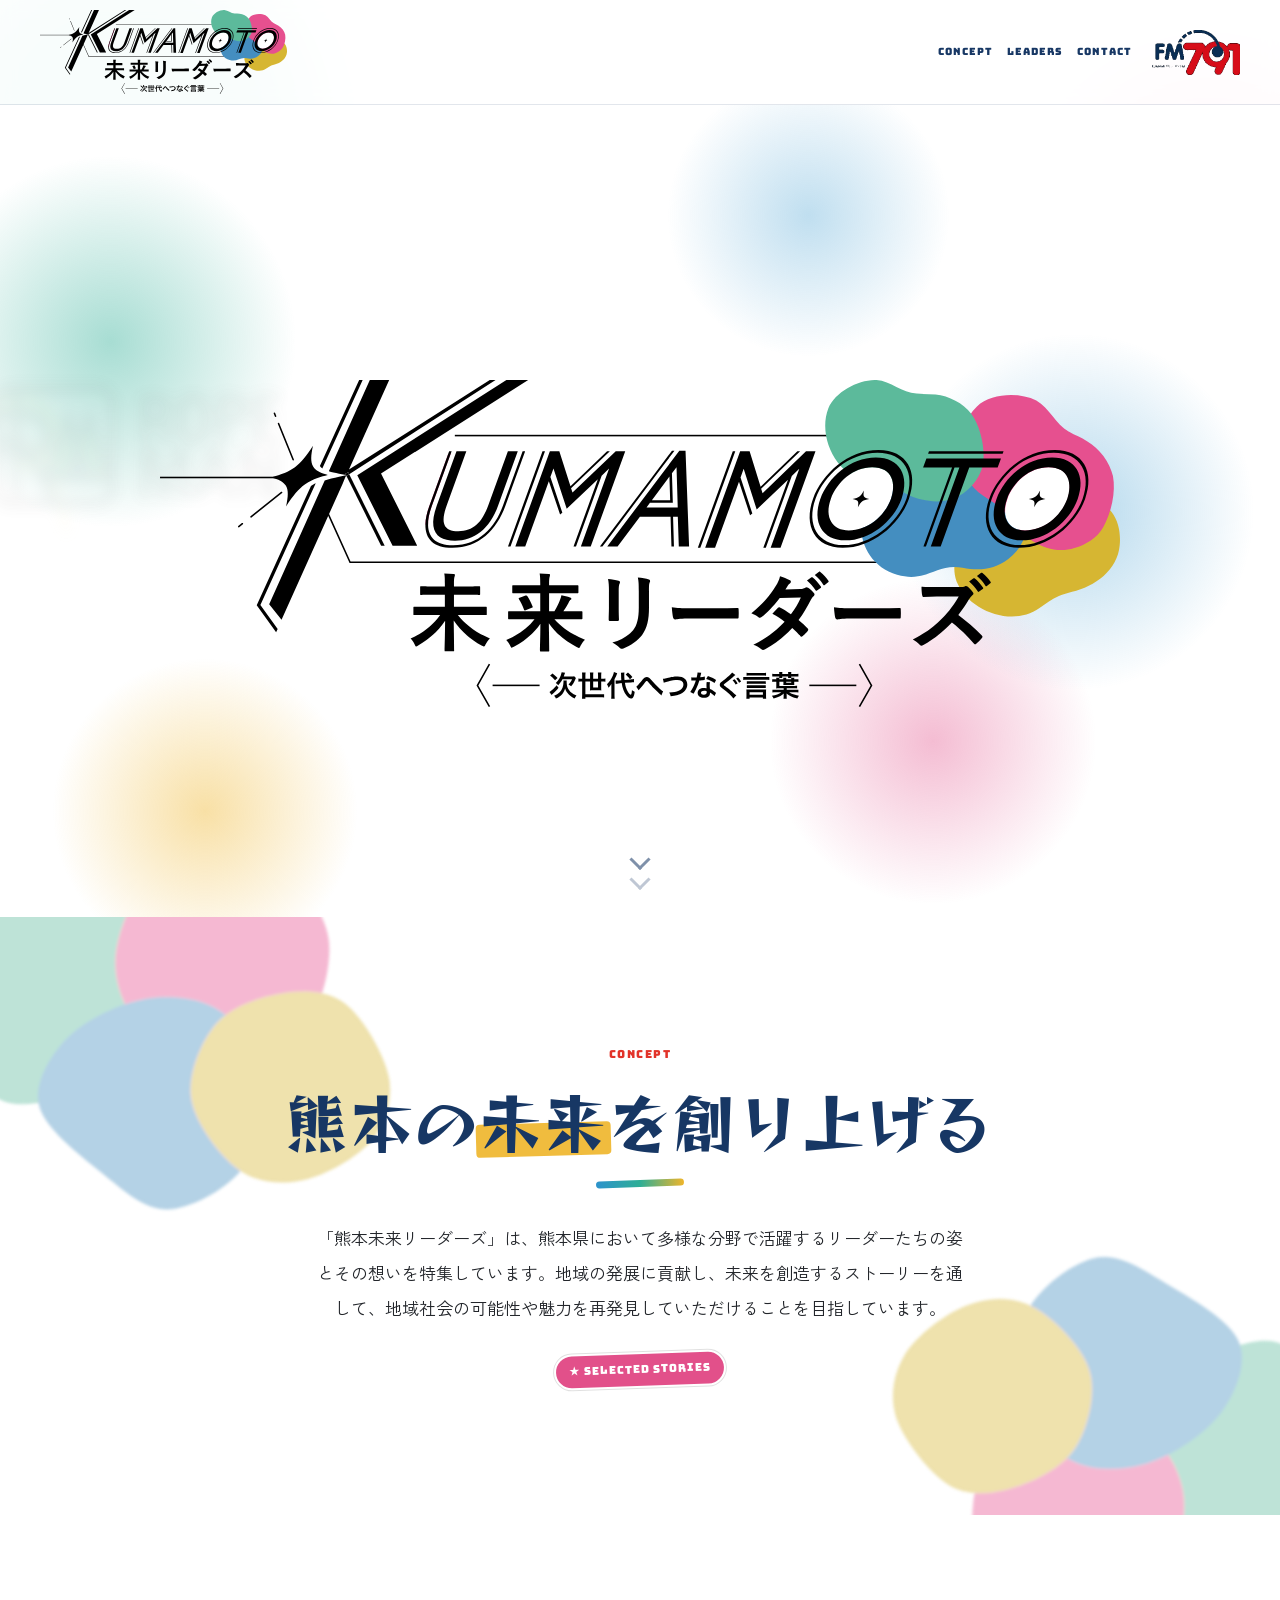
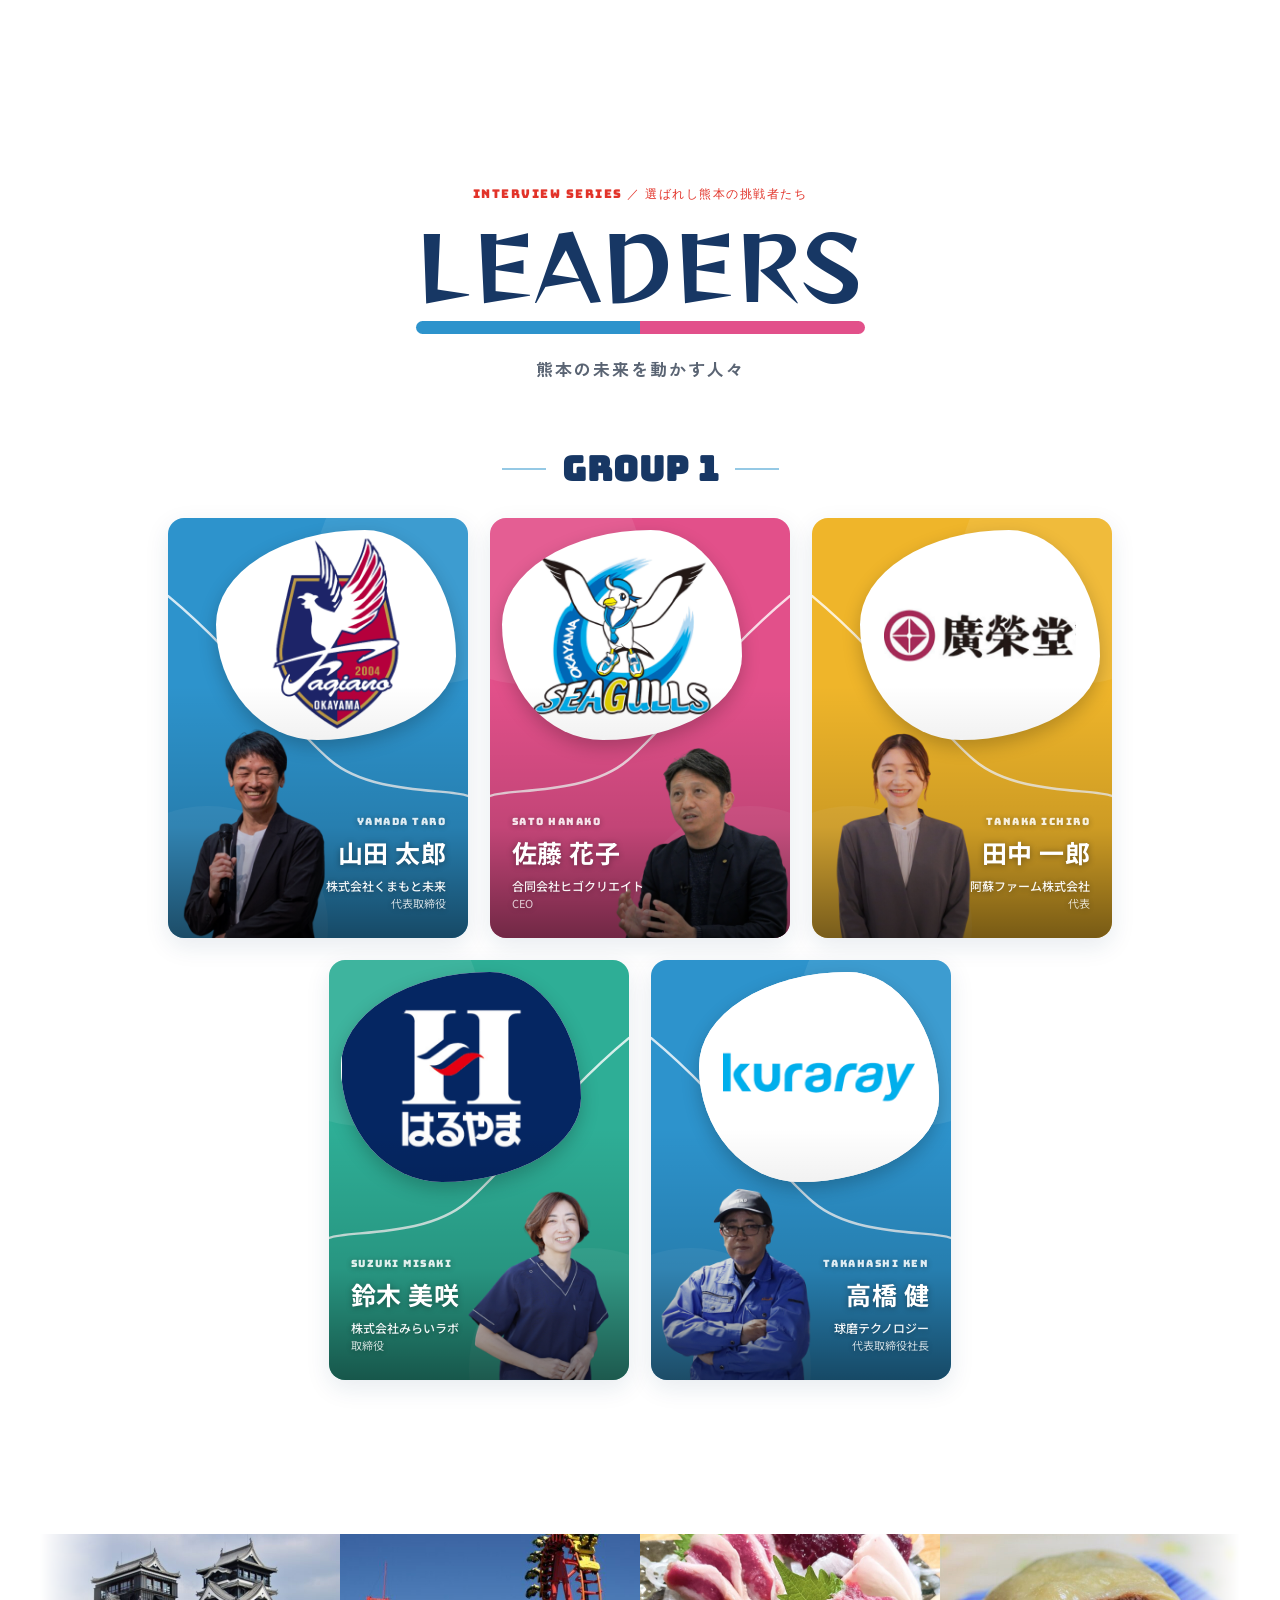
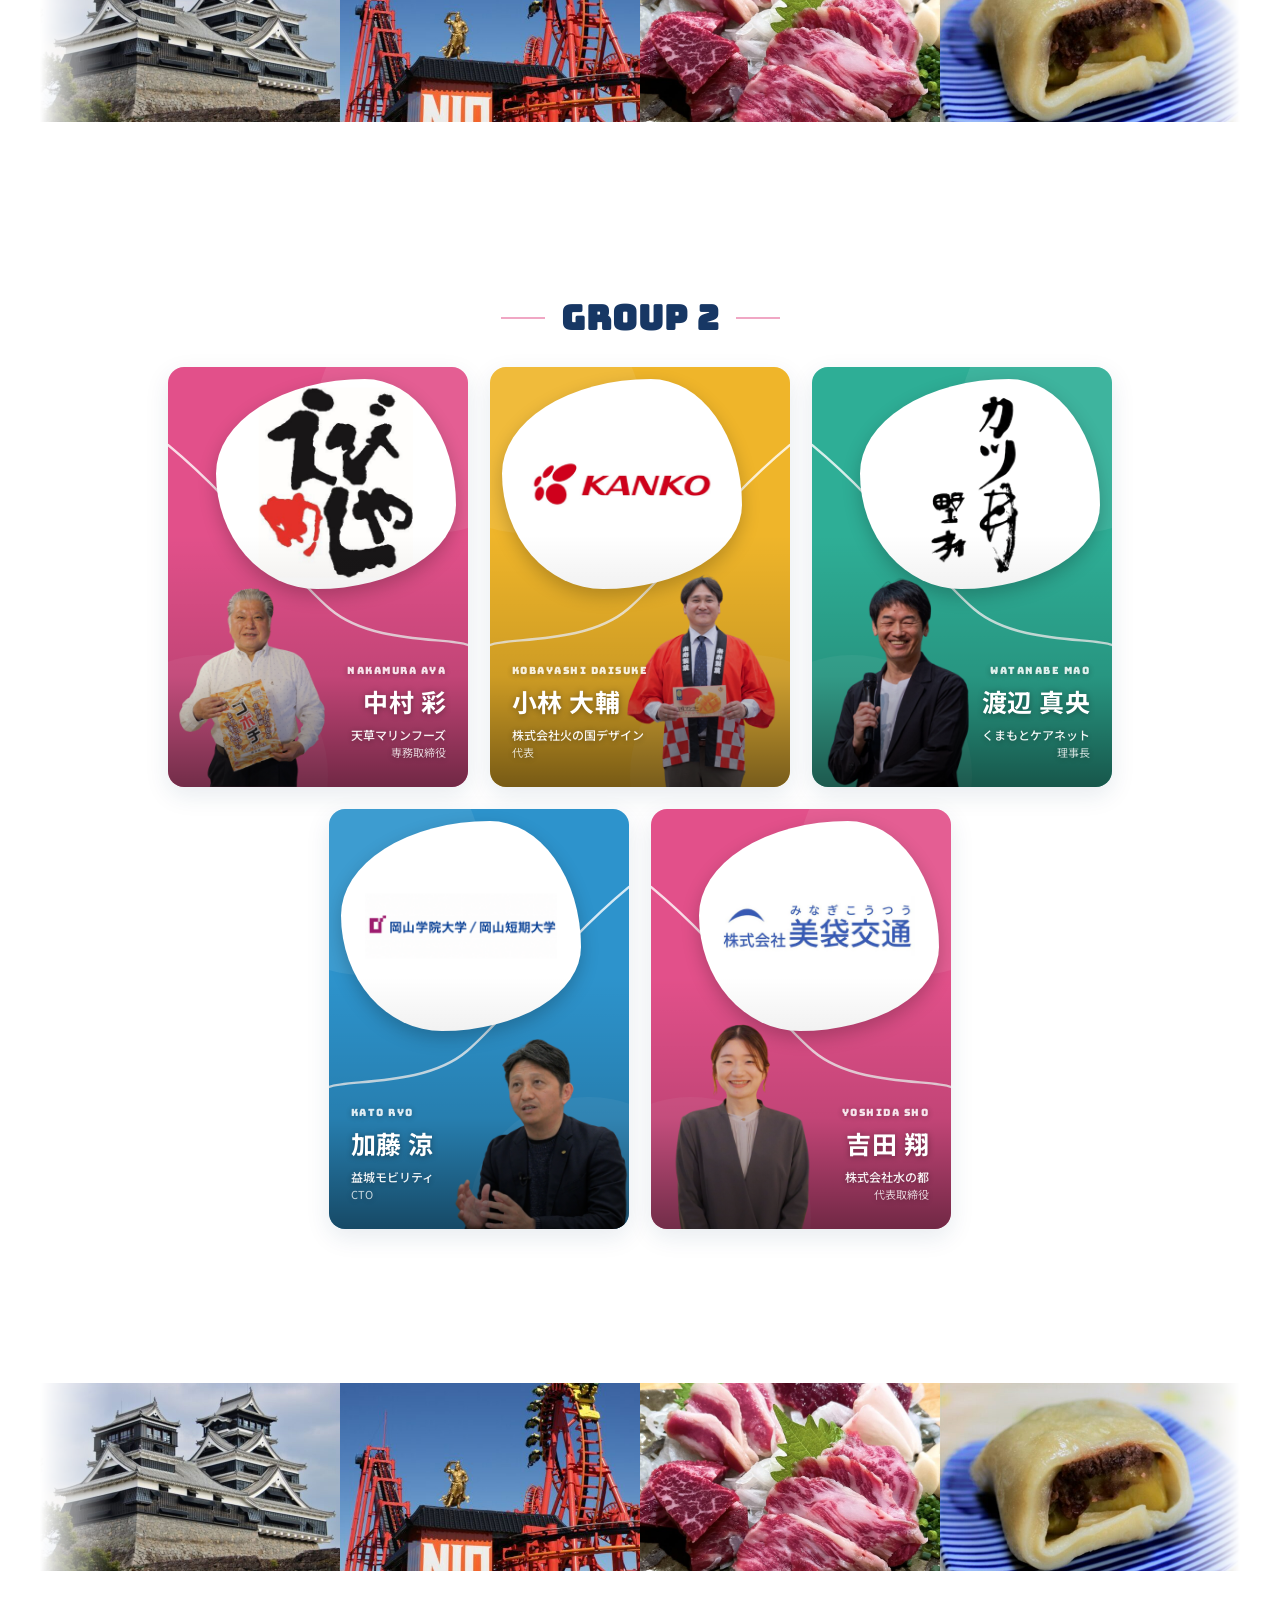
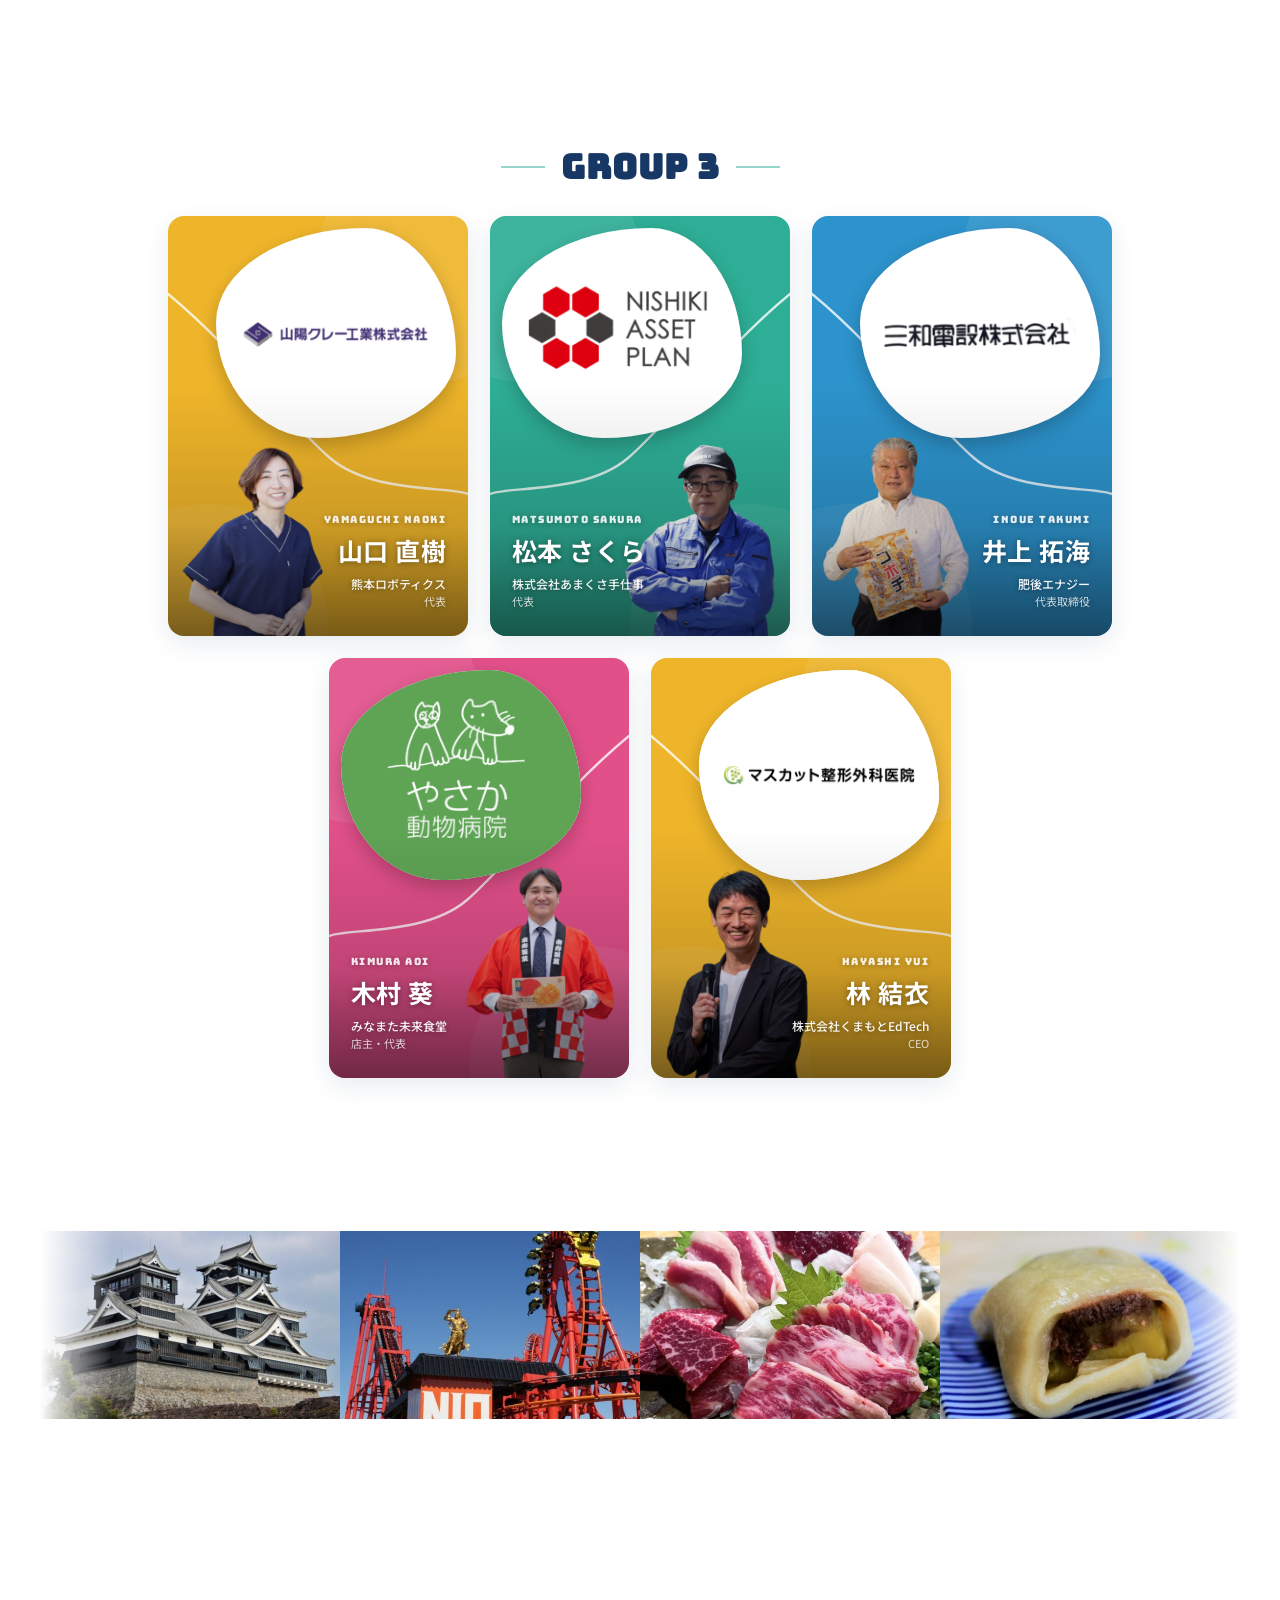
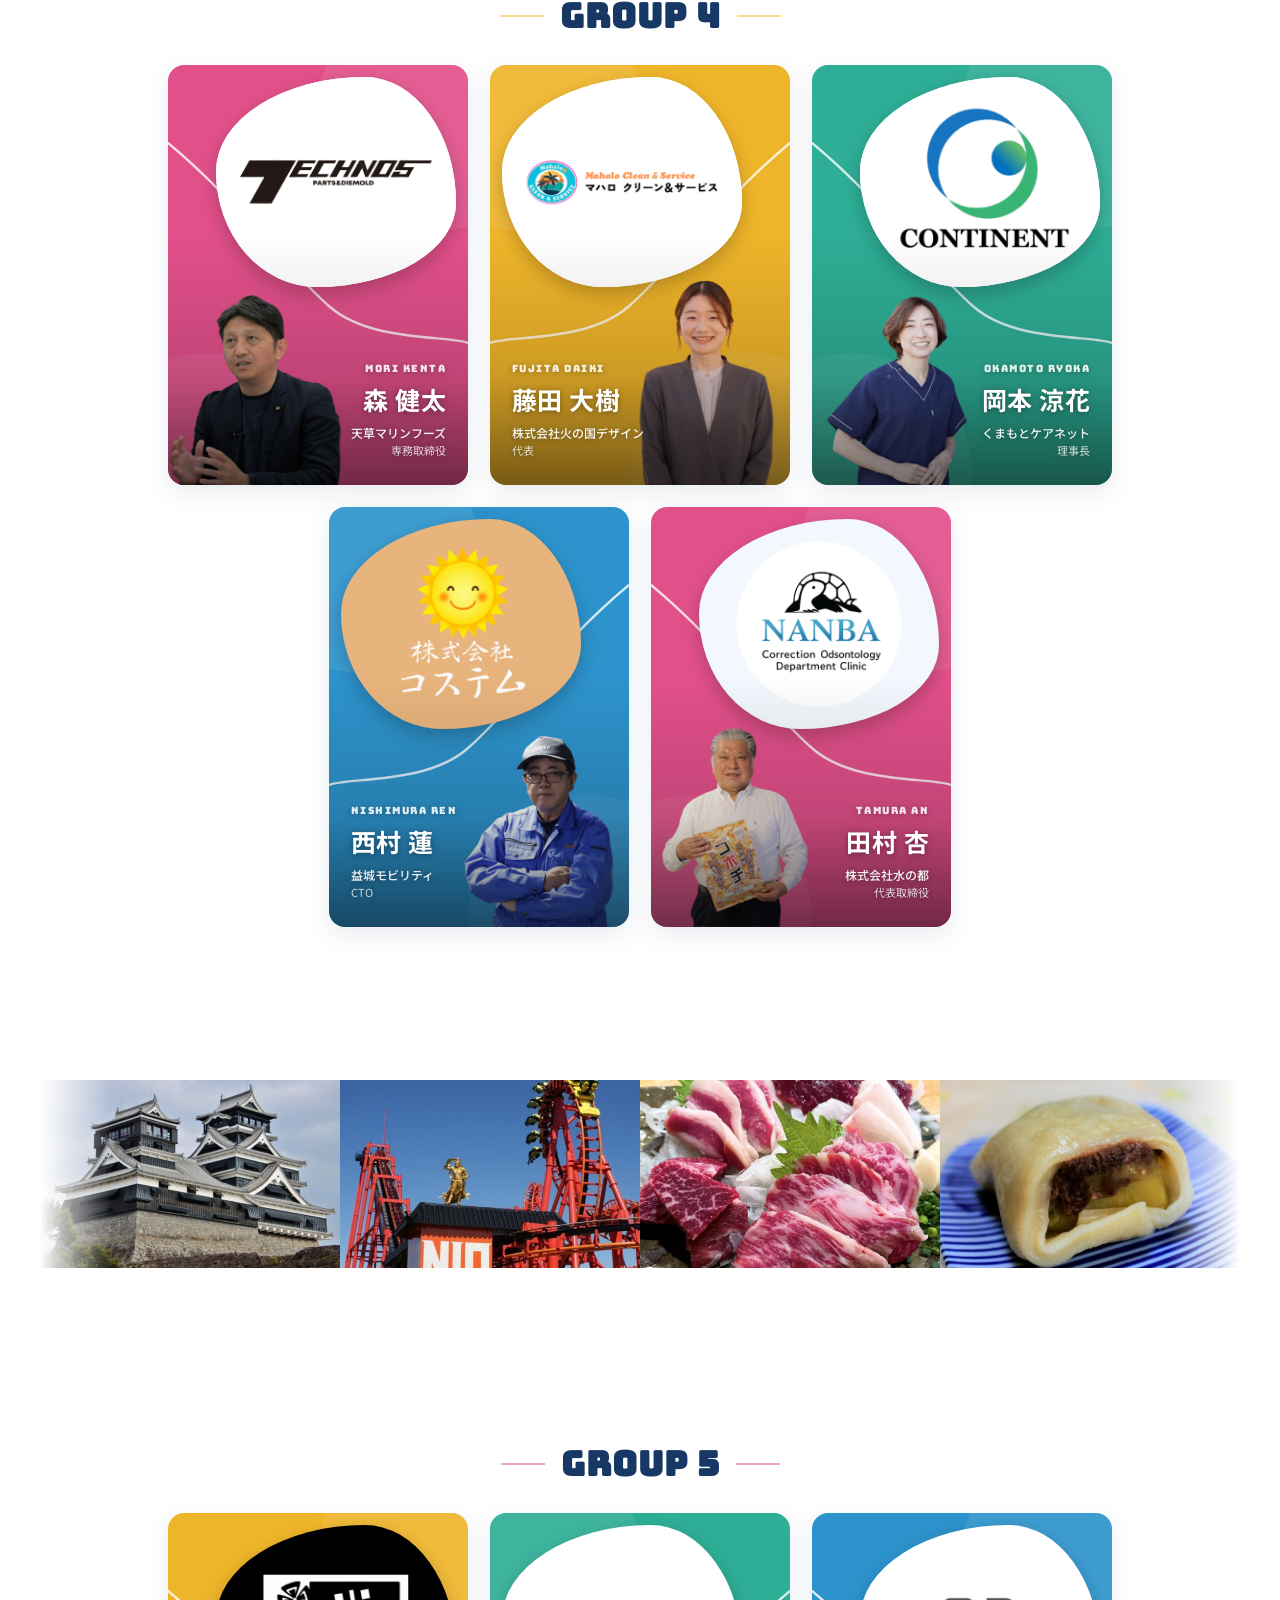
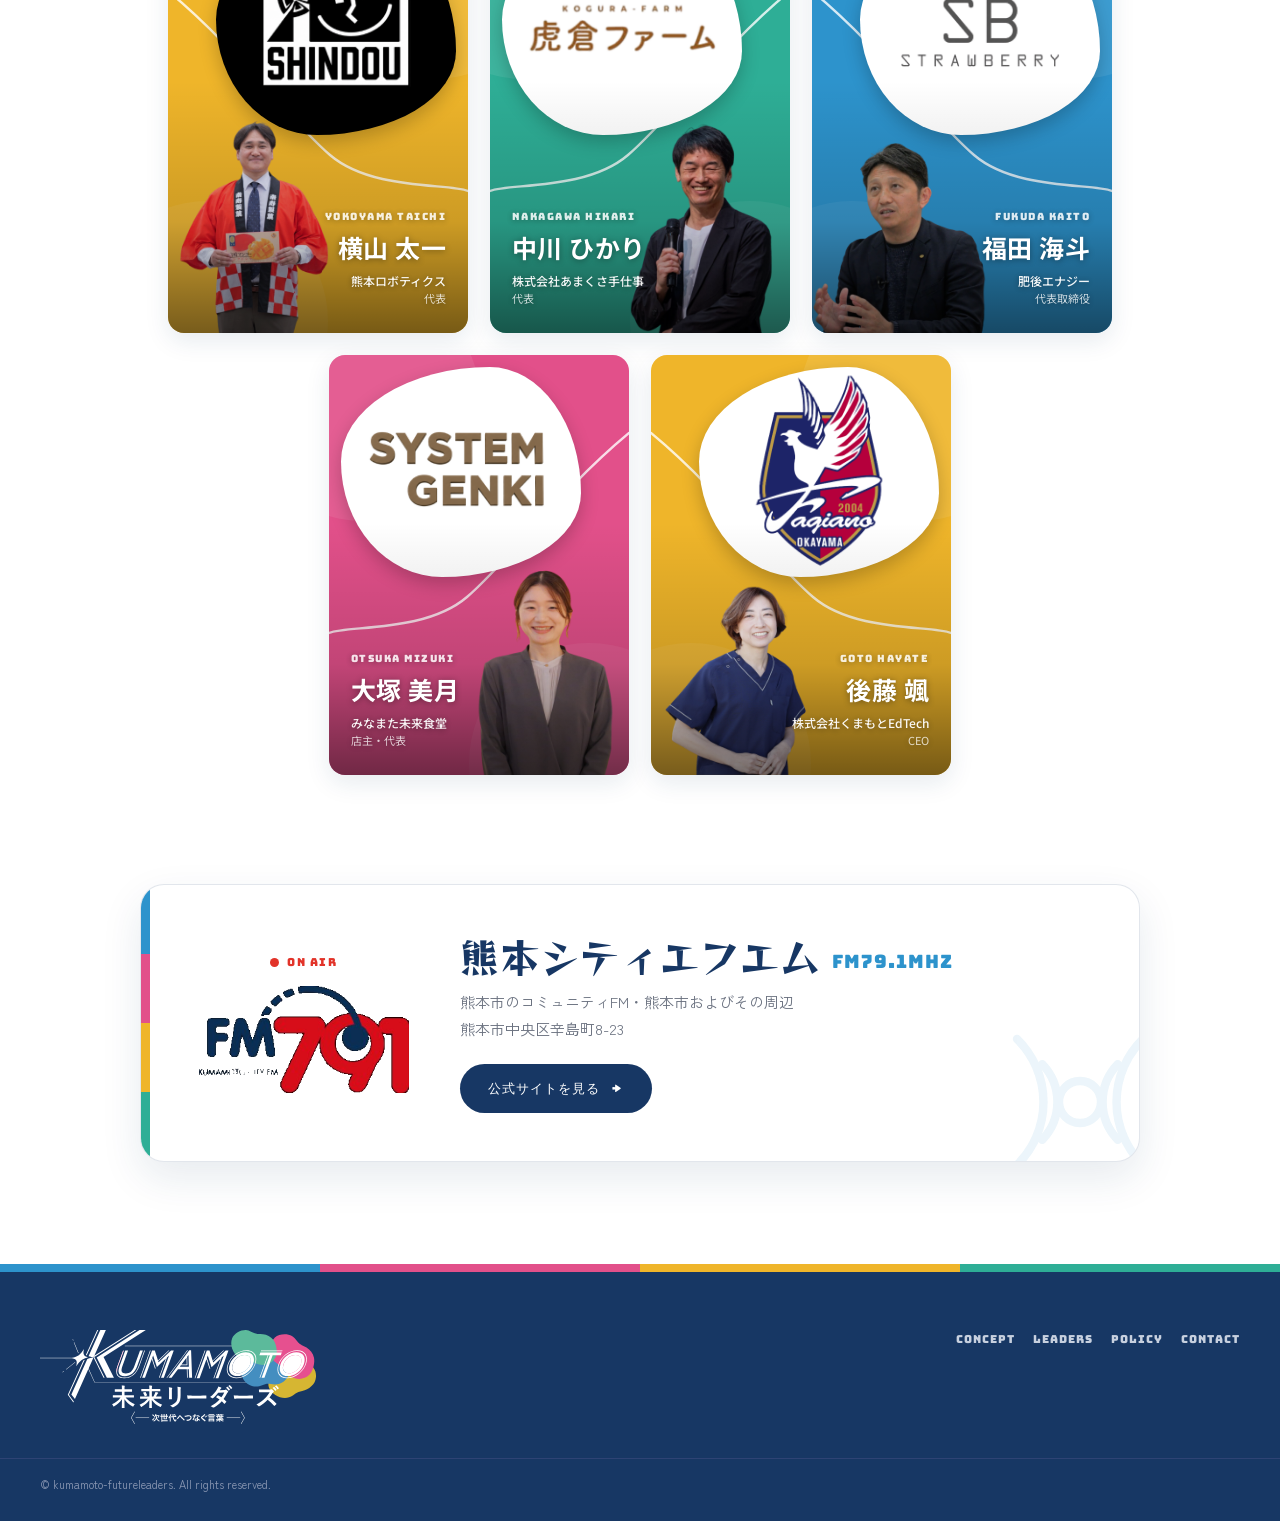
<file: index.html>
<!DOCTYPE html>
<html lang="ja">
<head>
<meta charset="UTF-8">
<meta name="viewport" content="width=device-width, initial-scale=1">
<link rel="icon" type="image/png" href="img/kumamoto_favicon.png">
<title>熊本未来リーダーズ｜選ばれし、熊本の挑戦者たち。</title>
<meta name="description" content="熊本未来リーダーズは、熊本で挑戦する経営者・リーダーたちの想いと歩みを伝えるインタビューメディア。FM791と連携し、地域の未来をつくる挑戦者を紹介します。">
<!-- OGP / SNS：YOUR_DOMAIN を本番ドメインに、img/ogp.jpg は1200×630のOGP画像に置き換えてください -->
<meta property="og:type" content="website">
<meta property="og:site_name" content="熊本未来リーダーズ">
<meta property="og:locale" content="ja_JP">
<meta property="og:title" content="熊本未来リーダーズ｜選ばれし、熊本の挑戦者たち。">
<meta property="og:description" content="熊本で挑戦する経営者・リーダーたちの想いと歩みを伝えるインタビューメディア。地域の未来をつくる挑戦者を紹介します。">
<meta property="og:url" content="https://YOUR_DOMAIN/">
<meta property="og:image" content="https://YOUR_DOMAIN/img/ogp.jpg">
<meta name="twitter:card" content="summary_large_image">
<meta name="twitter:title" content="熊本未来リーダーズ｜選ばれし、熊本の挑戦者たち。">
<meta name="twitter:description" content="熊本で挑戦する経営者・リーダーたちの想いと歩みを伝えるインタビューメディア。地域の未来をつくる挑戦者を紹介します。">
<meta name="twitter:image" content="https://YOUR_DOMAIN/img/ogp.jpg">
<link rel="preconnect" href="https://fonts.googleapis.com">
<link rel="preconnect" href="https://fonts.gstatic.com" crossorigin>
<link href="https://fonts.googleapis.com/css2?family=Reggae+One&family=Bungee&family=Zen+Kaku+Gothic+New:wght@400;500;700&family=Noto+Sans+JP:wght@400;500;700&family=Inter:wght@400;500&display=swap" rel="stylesheet">
<link rel="stylesheet" href="css/main.css">
<link rel="stylesheet" href="css/index.css">
</head>
<body>
<div class="bg-orbs" aria-hidden="true"><span class="orb teal o1"></span><span class="orb pink o2"></span><span class="orb yellow o3"></span><span class="orb blue o4"></span><span class="orb teal o5"></span><span class="orb pink o6"></span></div>

<header class="hdr">
  <a class="brand" href="index.html" aria-label="熊本未来リーダーズ ホーム">
    <img class="blogo" src="img/asset-03.svg" alt="熊本未来リーダーズ">
  </a>
  <div class="hdr-r">
    <nav><a href="index.html#concept">CONCEPT</a><a href="index.html#leaders">LEADERS</a><a href="contact-page.html">CONTACT</a></nav>
    <span class="pw"><a href="https://fm791.jp/" target="_blank" rel="noopener" aria-label="FM791公式サイト"><img class="fm" src="img/asset-02.png" alt="FM791"></a></span>
  </div>
  <button class="hmb" aria-label="メニュー" aria-expanded="false"><span></span><span></span><span></span></button>
</header>

<section class="fv">
  <div class="orbs">
    <div class="orb o1" style="width:375px;height:375px;top:6%;left:-6%;background:radial-gradient(circle,rgba(46,174,150,.42),rgba(46,174,150,0) 70%)"></div>
    <div class="orb o2" style="width:330px;height:330px;top:58%;left:60%;background:radial-gradient(circle,rgba(226,80,138,.38),rgba(226,80,138,0) 70%)"></div>
    <div class="orb o3" style="width:360px;height:360px;top:28%;left:70%;background:radial-gradient(circle,rgba(45,147,204,.36),rgba(45,147,204,0) 70%)"></div>
    <div class="orb o4" style="width:308px;height:308px;top:68%;left:4%;background:radial-gradient(circle,rgba(239,181,42,.42),rgba(239,181,42,0) 70%)"></div>
    <div class="orb o5" style="width:285px;height:285px;top:-4%;left:52%;background:radial-gradient(circle,rgba(45,147,204,.30),rgba(45,147,204,0) 70%)"></div>
  </div>
  <div class="field" id="field" aria-hidden="true"></div>
  <div class="fv-core">
    <span class="sticker">SELECTED</span>
    <img class="fv-logo" src="img/asset-03.svg" alt="熊本未来リーダーズ">
  </div>
  <a class="fv-scroll" href="#concept" aria-label="下へスクロール"><span></span><span></span></a>
</section>

<section class="sec concept" id="concept">
  <div class="concept-deco" aria-hidden="true">
    <img class="cblob cblob1" src="img/asset-04.svg" alt=""><img class="cblob cblob2" src="img/asset-04.svg" alt="">
  </div>
  <div class="inner">
    <div class="c-head reveal">
      <div class="eyebrow">CONCEPT</div>
      <h2>熊本の<span class="hl">未来</span>を創り上げる</h2>
      <div class="rule"></div>
    </div>
    <div class="c-body reveal">
      <p>「熊本未来リーダーズ」は、熊本県において多様な分野で活躍するリーダーたちの姿とその想いを特集しています。地域の発展に貢献し、未来を創造するストーリーを通して、地域社会の可能性や魅力を再発見していただけることを目指しています。</p>
      <span class="c-badge">★ SELECTED STORIES</span>
    </div>
  </div>
  </section>

<section class="sec leaders" id="leaders">
  <div class="head reveal">
    <div class="head-main">
      <span class="head-eyebrow">INTERVIEW SERIES ／ 選ばれし熊本の挑戦者たち</span>
      <h2 class="head-title">LEADERS</h2>
      <span class="head-jp">熊本の未来を動かす人々</span>
    </div>
  </div>

  <div class="group">
    <div class="group-tag reveal" style="--gc:var(--c-blue)"><b>GROUP 1</b><span></span></div>
    <div class="grid">
      <a class="card reveal" style="--c:var(--c-blue)" href="article.html" aria-label="山田 太郎の記事を読む"><svg class="bg" viewBox="0 0 300 420" preserveAspectRatio="xMidYMid slice" aria-hidden="true"><circle cx="266" cy="48" r="118" fill="#fff" opacity="0.08"/><circle cx="40" cy="408" r="120" fill="#fff" opacity="0.06"/><path d="M0,34 C70,92 120,162 162,198 S282,226 300,234" fill="none" stroke="#fff" stroke-width="2.4" stroke-linecap="round" opacity="0.8"/></svg><img class="logo" src="img/logo_sample/1.png" alt=""><img class="person" src="img/president_sample/1.png" alt=""><div class="info"><div class="rom">YAMADA TARO</div><div class="name">山田 太郎</div><div class="co">株式会社くまもと未来</div><div class="role">代表取締役</div></div></a>
      <a class="card reveal" style="--c:var(--c-pink)" href="article.html" aria-label="佐藤 花子の記事を読む"><svg class="bg" viewBox="0 0 300 420" preserveAspectRatio="xMidYMid slice" aria-hidden="true"><circle cx="266" cy="48" r="118" fill="#fff" opacity="0.08"/><circle cx="40" cy="408" r="120" fill="#fff" opacity="0.06"/><path d="M0,34 C70,92 120,162 162,198 S282,226 300,234" fill="none" stroke="#fff" stroke-width="2.4" stroke-linecap="round" opacity="0.8"/></svg><img class="logo" src="img/logo_sample/2.png" alt=""><img class="person" src="img/president_sample/2.png" alt=""><div class="info"><div class="rom">SATO HANAKO</div><div class="name">佐藤 花子</div><div class="co">合同会社ヒゴクリエイト</div><div class="role">CEO</div></div></a>
      <a class="card reveal" style="--c:var(--c-yellow);--tc:var(--navy)" href="article.html" aria-label="田中 一郎の記事を読む"><svg class="bg" viewBox="0 0 300 420" preserveAspectRatio="xMidYMid slice" aria-hidden="true"><circle cx="266" cy="48" r="118" fill="#fff" opacity="0.08"/><circle cx="40" cy="408" r="120" fill="#fff" opacity="0.06"/><path d="M0,34 C70,92 120,162 162,198 S282,226 300,234" fill="none" stroke="#fff" stroke-width="2.4" stroke-linecap="round" opacity="0.8"/></svg><img class="logo" src="img/logo_sample/3.png" alt=""><img class="person" src="img/president_sample/3.png" alt=""><div class="info"><div class="rom">TANAKA ICHIRO</div><div class="name">田中 一郎</div><div class="co">阿蘇ファーム株式会社</div><div class="role">代表</div></div></a>
      <a class="card reveal" style="--c:var(--c-teal)" href="article.html" aria-label="鈴木 美咲の記事を読む"><svg class="bg" viewBox="0 0 300 420" preserveAspectRatio="xMidYMid slice" aria-hidden="true"><circle cx="266" cy="48" r="118" fill="#fff" opacity="0.08"/><circle cx="40" cy="408" r="120" fill="#fff" opacity="0.06"/><path d="M0,34 C70,92 120,162 162,198 S282,226 300,234" fill="none" stroke="#fff" stroke-width="2.4" stroke-linecap="round" opacity="0.8"/></svg><img class="logo" src="img/logo_sample/4.png" alt=""><img class="person" src="img/president_sample/4.png" alt=""><div class="info"><div class="rom">SUZUKI MISAKI</div><div class="name">鈴木 美咲</div><div class="co">株式会社みらいラボ</div><div class="role">取締役</div></div></a>
      <a class="card reveal" style="--c:var(--c-blue)" href="article.html" aria-label="高橋 健の記事を読む"><svg class="bg" viewBox="0 0 300 420" preserveAspectRatio="xMidYMid slice" aria-hidden="true"><circle cx="266" cy="48" r="118" fill="#fff" opacity="0.08"/><circle cx="40" cy="408" r="120" fill="#fff" opacity="0.06"/><path d="M0,34 C70,92 120,162 162,198 S282,226 300,234" fill="none" stroke="#fff" stroke-width="2.4" stroke-linecap="round" opacity="0.8"/></svg><img class="logo" src="img/logo_sample/5.png" alt=""><img class="person" src="img/president_sample/5.png" alt=""><div class="info"><div class="rom">TAKAHASHI KEN</div><div class="name">高橋 健</div><div class="co">球磨テクノロジー</div><div class="role">代表取締役社長</div></div></a>
    </div>
    <div class="slider" aria-hidden="true"><div class="track"><div class="ph" data-spot="kumamotojo" style="background:linear-gradient(135deg,#173764,#2D93CC)"><img class="ph-img" data-spot="kumamotojo" src="img/asset-13.jpg" alt="熊本城"><svg class="ph-ic" viewBox="0 0 100 100" aria-hidden="true"><g fill="#fff"><path d="M50 16 L66 34 H34 Z"/><path d="M36 34 L50 26 L64 34 V44 H36 Z"/><path d="M30 46 H70 V52 H30 Z"/><path d="M34 54 H66 V80 H34 Z"/></g><rect x="46" y="64" width="8" height="16" fill="#173764" opacity=".25"/></svg><span class="ph-tag">名所</span><span class="ph-name">熊本城</span></div><div class="ph" data-spot="greenland" style="background:linear-gradient(135deg,#2EAE96,#173764)"><img class="ph-img" data-spot="greenland" src="img/asset-14.jpg" alt="グリーンランド"><svg class="ph-ic" viewBox="0 0 100 100" aria-hidden="true"><path d="M14 80 L40 36 L50 50 L58 40 L86 80 Z" fill="#fff"/><g stroke="#fff" stroke-width="3" fill="none" stroke-linecap="round" opacity=".85"><path d="M44 30 q5 -8 0 -16"/><path d="M53 30 q5 -8 0 -16"/></g></svg><span class="ph-tag">名所</span><span class="ph-name">グリーンランド</span></div><div class="ph" data-spot="basashi" style="background:linear-gradient(135deg,#E2508A,#E23329)"><img class="ph-img" data-spot="basashi" src="img/asset-15.jpg" alt="馬刺し"><svg class="ph-ic" viewBox="0 0 100 100" aria-hidden="true"><ellipse cx="50" cy="60" rx="34" ry="15" fill="#fff" opacity=".35"/><g fill="#fff"><rect x="33" y="52" width="15" height="9" rx="4"/><rect x="50" y="52" width="15" height="9" rx="4"/><rect x="42" y="62" width="15" height="9" rx="4"/></g></svg><span class="ph-tag">名物</span><span class="ph-name">馬刺し</span></div><div class="ph" data-spot="ikinari-dango" style="background:linear-gradient(135deg,#EFB52A,#E2508A)"><img class="ph-img" data-spot="ikinari-dango" src="img/asset-16.jpg" alt="いきなり団子"><svg class="ph-ic" viewBox="0 0 100 100" aria-hidden="true"><g fill="#fff"><circle cx="50" cy="58" r="22"/><path d="M50 36 q11 -11 19 -6 q-2 11 -13 13 z" opacity=".55"/></g></svg><span class="ph-tag">名物</span><span class="ph-name">いきなり団子</span></div><div class="ph" data-spot="kumamon" style="background:linear-gradient(135deg,#2D93CC,#173764)"><img class="ph-img" data-spot="kumamon" src="img/asset-17.jpg" alt="くまモン"><svg class="ph-ic" viewBox="0 0 100 100" aria-hidden="true"><g fill="none" stroke="#fff" stroke-width="4" stroke-linecap="round"><path d="M12 62 H88"/><path d="M22 62 a28 22 0 0 1 56 0"/><path d="M12 62 V74 M88 62 V74"/></g></svg><span class="ph-tag">名物</span><span class="ph-name">くまモン</span></div><div class="ph" data-spot="taipien" style="background:linear-gradient(135deg,#2EAE96,#2D93CC)"><img class="ph-img" data-spot="taipien" alt="太平燕"><svg class="ph-ic" viewBox="0 0 100 100" aria-hidden="true"><path d="M26 54 H74 a24 24 0 0 1 -48 0 Z" fill="#fff"/><g stroke="#fff" stroke-width="3" fill="none" stroke-linecap="round" opacity=".85"><path d="M42 46 q-4 -8 0 -16"/><path d="M52 46 q-4 -8 0 -16"/></g><rect x="58" y="28" width="3" height="28" rx="1.5" fill="#fff" transform="rotate(18 60 42)"/><rect x="64" y="28" width="3" height="28" rx="1.5" fill="#fff" transform="rotate(25 65 42)"/></svg><span class="ph-tag">名物</span><span class="ph-name">太平燕</span></div><div class="ph" data-spot="kurokawa-onsen" style="background:linear-gradient(135deg,#E23329,#EFB52A)"><img class="ph-img" data-spot="kurokawa-onsen" src="img/asset-18.jpg" alt="黒川温泉"><svg class="ph-ic" viewBox="0 0 100 100" aria-hidden="true"><g fill="none" stroke="#fff" stroke-width="4" stroke-linecap="round"><path d="M24 74 a26 14 0 0 0 52 0"/><path d="M38 52 q-6 -8 0 -16 q6 -8 0 -16"/><path d="M50 52 q-6 -8 0 -16 q6 -8 0 -16"/><path d="M62 52 q-6 -8 0 -16 q6 -8 0 -16"/></g></svg><span class="ph-tag">名所</span><span class="ph-name">黒川温泉</span></div><div class="ph" data-spot="karashi-renkon" style="background:linear-gradient(135deg,#EFB52A,#2EAE96)"><img class="ph-img" data-spot="karashi-renkon" src="img/asset-19.jpg" alt="からし蓮根"><svg class="ph-ic" viewBox="0 0 100 100" aria-hidden="true"><circle cx="50" cy="57" r="24" fill="#fff"/><g fill="#173764" opacity=".22"><circle cx="50" cy="47" r="4"/><circle cx="41" cy="55" r="4"/><circle cx="59" cy="55" r="4"/><circle cx="45" cy="65" r="4"/><circle cx="55" cy="65" r="4"/><circle cx="50" cy="57" r="3.5"/></g></svg><span class="ph-tag">名物</span><span class="ph-name">からし蓮根</span></div><div class="ph" data-spot="kumamotojo" style="background:linear-gradient(135deg,#173764,#2D93CC)"><img class="ph-img" data-spot="kumamotojo" src="img/asset-13.jpg" alt="熊本城"><svg class="ph-ic" viewBox="0 0 100 100" aria-hidden="true"><g fill="#fff"><path d="M50 16 L66 34 H34 Z"/><path d="M36 34 L50 26 L64 34 V44 H36 Z"/><path d="M30 46 H70 V52 H30 Z"/><path d="M34 54 H66 V80 H34 Z"/></g><rect x="46" y="64" width="8" height="16" fill="#173764" opacity=".25"/></svg><span class="ph-tag">名所</span><span class="ph-name">熊本城</span></div><div class="ph" data-spot="greenland" style="background:linear-gradient(135deg,#2EAE96,#173764)"><img class="ph-img" data-spot="greenland" src="img/asset-14.jpg" alt="グリーンランド"><svg class="ph-ic" viewBox="0 0 100 100" aria-hidden="true"><path d="M14 80 L40 36 L50 50 L58 40 L86 80 Z" fill="#fff"/><g stroke="#fff" stroke-width="3" fill="none" stroke-linecap="round" opacity=".85"><path d="M44 30 q5 -8 0 -16"/><path d="M53 30 q5 -8 0 -16"/></g></svg><span class="ph-tag">名所</span><span class="ph-name">グリーンランド</span></div><div class="ph" data-spot="basashi" style="background:linear-gradient(135deg,#E2508A,#E23329)"><img class="ph-img" data-spot="basashi" src="img/asset-15.jpg" alt="馬刺し"><svg class="ph-ic" viewBox="0 0 100 100" aria-hidden="true"><ellipse cx="50" cy="60" rx="34" ry="15" fill="#fff" opacity=".35"/><g fill="#fff"><rect x="33" y="52" width="15" height="9" rx="4"/><rect x="50" y="52" width="15" height="9" rx="4"/><rect x="42" y="62" width="15" height="9" rx="4"/></g></svg><span class="ph-tag">名物</span><span class="ph-name">馬刺し</span></div><div class="ph" data-spot="ikinari-dango" style="background:linear-gradient(135deg,#EFB52A,#E2508A)"><img class="ph-img" data-spot="ikinari-dango" src="img/asset-16.jpg" alt="いきなり団子"><svg class="ph-ic" viewBox="0 0 100 100" aria-hidden="true"><g fill="#fff"><circle cx="50" cy="58" r="22"/><path d="M50 36 q11 -11 19 -6 q-2 11 -13 13 z" opacity=".55"/></g></svg><span class="ph-tag">名物</span><span class="ph-name">いきなり団子</span></div><div class="ph" data-spot="kumamon" style="background:linear-gradient(135deg,#2D93CC,#173764)"><img class="ph-img" data-spot="kumamon" src="img/asset-17.jpg" alt="くまモン"><svg class="ph-ic" viewBox="0 0 100 100" aria-hidden="true"><g fill="none" stroke="#fff" stroke-width="4" stroke-linecap="round"><path d="M12 62 H88"/><path d="M22 62 a28 22 0 0 1 56 0"/><path d="M12 62 V74 M88 62 V74"/></g></svg><span class="ph-tag">名物</span><span class="ph-name">くまモン</span></div><div class="ph" data-spot="taipien" style="background:linear-gradient(135deg,#2EAE96,#2D93CC)"><img class="ph-img" data-spot="taipien" alt="太平燕"><svg class="ph-ic" viewBox="0 0 100 100" aria-hidden="true"><path d="M26 54 H74 a24 24 0 0 1 -48 0 Z" fill="#fff"/><g stroke="#fff" stroke-width="3" fill="none" stroke-linecap="round" opacity=".85"><path d="M42 46 q-4 -8 0 -16"/><path d="M52 46 q-4 -8 0 -16"/></g><rect x="58" y="28" width="3" height="28" rx="1.5" fill="#fff" transform="rotate(18 60 42)"/><rect x="64" y="28" width="3" height="28" rx="1.5" fill="#fff" transform="rotate(25 65 42)"/></svg><span class="ph-tag">名物</span><span class="ph-name">太平燕</span></div><div class="ph" data-spot="kurokawa-onsen" style="background:linear-gradient(135deg,#E23329,#EFB52A)"><img class="ph-img" data-spot="kurokawa-onsen" src="img/asset-18.jpg" alt="黒川温泉"><svg class="ph-ic" viewBox="0 0 100 100" aria-hidden="true"><g fill="none" stroke="#fff" stroke-width="4" stroke-linecap="round"><path d="M24 74 a26 14 0 0 0 52 0"/><path d="M38 52 q-6 -8 0 -16 q6 -8 0 -16"/><path d="M50 52 q-6 -8 0 -16 q6 -8 0 -16"/><path d="M62 52 q-6 -8 0 -16 q6 -8 0 -16"/></g></svg><span class="ph-tag">名所</span><span class="ph-name">黒川温泉</span></div><div class="ph" data-spot="karashi-renkon" style="background:linear-gradient(135deg,#EFB52A,#2EAE96)"><img class="ph-img" data-spot="karashi-renkon" src="img/asset-19.jpg" alt="からし蓮根"><svg class="ph-ic" viewBox="0 0 100 100" aria-hidden="true"><circle cx="50" cy="57" r="24" fill="#fff"/><g fill="#173764" opacity=".22"><circle cx="50" cy="47" r="4"/><circle cx="41" cy="55" r="4"/><circle cx="59" cy="55" r="4"/><circle cx="45" cy="65" r="4"/><circle cx="55" cy="65" r="4"/><circle cx="50" cy="57" r="3.5"/></g></svg><span class="ph-tag">名物</span><span class="ph-name">からし蓮根</span></div></div></div>
  </div>

  <div class="group">
    <div class="group-tag reveal" style="--gc:var(--c-pink)"><b>GROUP 2</b><span></span></div>
    <div class="grid">
      <a class="card reveal" style="--c:var(--c-pink)" href="article.html" aria-label="中村 彩の記事を読む"><svg class="bg" viewBox="0 0 300 420" preserveAspectRatio="xMidYMid slice" aria-hidden="true"><circle cx="266" cy="48" r="118" fill="#fff" opacity="0.08"/><circle cx="40" cy="408" r="120" fill="#fff" opacity="0.06"/><path d="M0,34 C70,92 120,162 162,198 S282,226 300,234" fill="none" stroke="#fff" stroke-width="2.4" stroke-linecap="round" opacity="0.8"/></svg><img class="logo" src="img/logo_sample/6.png" alt=""><img class="person" src="img/president_sample/6.png" alt=""><div class="info"><div class="rom">NAKAMURA AYA</div><div class="name">中村 彩</div><div class="co">天草マリンフーズ</div><div class="role">専務取締役</div></div></a>
      <a class="card reveal" style="--c:var(--c-yellow);--tc:var(--navy)" href="article.html" aria-label="小林 大輔の記事を読む"><svg class="bg" viewBox="0 0 300 420" preserveAspectRatio="xMidYMid slice" aria-hidden="true"><circle cx="266" cy="48" r="118" fill="#fff" opacity="0.08"/><circle cx="40" cy="408" r="120" fill="#fff" opacity="0.06"/><path d="M0,34 C70,92 120,162 162,198 S282,226 300,234" fill="none" stroke="#fff" stroke-width="2.4" stroke-linecap="round" opacity="0.8"/></svg><img class="logo" src="img/logo_sample/7.png" alt=""><img class="person" src="img/president_sample/7.png" alt=""><div class="info"><div class="rom">KOBAYASHI DAISUKE</div><div class="name">小林 大輔</div><div class="co">株式会社火の国デザイン</div><div class="role">代表</div></div></a>
      <a class="card reveal" style="--c:var(--c-teal)" href="article.html" aria-label="渡辺 真央の記事を読む"><svg class="bg" viewBox="0 0 300 420" preserveAspectRatio="xMidYMid slice" aria-hidden="true"><circle cx="266" cy="48" r="118" fill="#fff" opacity="0.08"/><circle cx="40" cy="408" r="120" fill="#fff" opacity="0.06"/><path d="M0,34 C70,92 120,162 162,198 S282,226 300,234" fill="none" stroke="#fff" stroke-width="2.4" stroke-linecap="round" opacity="0.8"/></svg><img class="logo" src="img/logo_sample/8.png" alt=""><img class="person" src="img/president_sample/1.png" alt=""><div class="info"><div class="rom">WATANABE MAO</div><div class="name">渡辺 真央</div><div class="co">くまもとケアネット</div><div class="role">理事長</div></div></a>
      <a class="card reveal" style="--c:var(--c-blue)" href="article.html" aria-label="加藤 涼の記事を読む"><svg class="bg" viewBox="0 0 300 420" preserveAspectRatio="xMidYMid slice" aria-hidden="true"><circle cx="266" cy="48" r="118" fill="#fff" opacity="0.08"/><circle cx="40" cy="408" r="120" fill="#fff" opacity="0.06"/><path d="M0,34 C70,92 120,162 162,198 S282,226 300,234" fill="none" stroke="#fff" stroke-width="2.4" stroke-linecap="round" opacity="0.8"/></svg><img class="logo" src="img/logo_sample/9.png" alt=""><img class="person" src="img/president_sample/2.png" alt=""><div class="info"><div class="rom">KATO RYO</div><div class="name">加藤 涼</div><div class="co">益城モビリティ</div><div class="role">CTO</div></div></a>
      <a class="card reveal" style="--c:var(--c-pink)" href="article.html" aria-label="吉田 翔の記事を読む"><svg class="bg" viewBox="0 0 300 420" preserveAspectRatio="xMidYMid slice" aria-hidden="true"><circle cx="266" cy="48" r="118" fill="#fff" opacity="0.08"/><circle cx="40" cy="408" r="120" fill="#fff" opacity="0.06"/><path d="M0,34 C70,92 120,162 162,198 S282,226 300,234" fill="none" stroke="#fff" stroke-width="2.4" stroke-linecap="round" opacity="0.8"/></svg><img class="logo" src="img/logo_sample/10.png" alt=""><img class="person" src="img/president_sample/3.png" alt=""><div class="info"><div class="rom">YOSHIDA SHO</div><div class="name">吉田 翔</div><div class="co">株式会社水の都</div><div class="role">代表取締役</div></div></a>
    </div>
    <div class="slider" aria-hidden="true"><div class="track"><div class="ph" data-spot="kumamotojo" style="background:linear-gradient(135deg,#173764,#2D93CC)"><img class="ph-img" data-spot="kumamotojo" src="img/asset-13.jpg" alt="熊本城"><svg class="ph-ic" viewBox="0 0 100 100" aria-hidden="true"><g fill="#fff"><path d="M50 16 L66 34 H34 Z"/><path d="M36 34 L50 26 L64 34 V44 H36 Z"/><path d="M30 46 H70 V52 H30 Z"/><path d="M34 54 H66 V80 H34 Z"/></g><rect x="46" y="64" width="8" height="16" fill="#173764" opacity=".25"/></svg><span class="ph-tag">名所</span><span class="ph-name">熊本城</span></div><div class="ph" data-spot="greenland" style="background:linear-gradient(135deg,#2EAE96,#173764)"><img class="ph-img" data-spot="greenland" src="img/asset-14.jpg" alt="グリーンランド"><svg class="ph-ic" viewBox="0 0 100 100" aria-hidden="true"><path d="M14 80 L40 36 L50 50 L58 40 L86 80 Z" fill="#fff"/><g stroke="#fff" stroke-width="3" fill="none" stroke-linecap="round" opacity=".85"><path d="M44 30 q5 -8 0 -16"/><path d="M53 30 q5 -8 0 -16"/></g></svg><span class="ph-tag">名所</span><span class="ph-name">グリーンランド</span></div><div class="ph" data-spot="basashi" style="background:linear-gradient(135deg,#E2508A,#E23329)"><img class="ph-img" data-spot="basashi" src="img/asset-15.jpg" alt="馬刺し"><svg class="ph-ic" viewBox="0 0 100 100" aria-hidden="true"><ellipse cx="50" cy="60" rx="34" ry="15" fill="#fff" opacity=".35"/><g fill="#fff"><rect x="33" y="52" width="15" height="9" rx="4"/><rect x="50" y="52" width="15" height="9" rx="4"/><rect x="42" y="62" width="15" height="9" rx="4"/></g></svg><span class="ph-tag">名物</span><span class="ph-name">馬刺し</span></div><div class="ph" data-spot="ikinari-dango" style="background:linear-gradient(135deg,#EFB52A,#E2508A)"><img class="ph-img" data-spot="ikinari-dango" src="img/asset-16.jpg" alt="いきなり団子"><svg class="ph-ic" viewBox="0 0 100 100" aria-hidden="true"><g fill="#fff"><circle cx="50" cy="58" r="22"/><path d="M50 36 q11 -11 19 -6 q-2 11 -13 13 z" opacity=".55"/></g></svg><span class="ph-tag">名物</span><span class="ph-name">いきなり団子</span></div><div class="ph" data-spot="kumamon" style="background:linear-gradient(135deg,#2D93CC,#173764)"><img class="ph-img" data-spot="kumamon" src="img/asset-17.jpg" alt="くまモン"><svg class="ph-ic" viewBox="0 0 100 100" aria-hidden="true"><g fill="none" stroke="#fff" stroke-width="4" stroke-linecap="round"><path d="M12 62 H88"/><path d="M22 62 a28 22 0 0 1 56 0"/><path d="M12 62 V74 M88 62 V74"/></g></svg><span class="ph-tag">名物</span><span class="ph-name">くまモン</span></div><div class="ph" data-spot="taipien" style="background:linear-gradient(135deg,#2EAE96,#2D93CC)"><img class="ph-img" data-spot="taipien" alt="太平燕"><svg class="ph-ic" viewBox="0 0 100 100" aria-hidden="true"><path d="M26 54 H74 a24 24 0 0 1 -48 0 Z" fill="#fff"/><g stroke="#fff" stroke-width="3" fill="none" stroke-linecap="round" opacity=".85"><path d="M42 46 q-4 -8 0 -16"/><path d="M52 46 q-4 -8 0 -16"/></g><rect x="58" y="28" width="3" height="28" rx="1.5" fill="#fff" transform="rotate(18 60 42)"/><rect x="64" y="28" width="3" height="28" rx="1.5" fill="#fff" transform="rotate(25 65 42)"/></svg><span class="ph-tag">名物</span><span class="ph-name">太平燕</span></div><div class="ph" data-spot="kurokawa-onsen" style="background:linear-gradient(135deg,#E23329,#EFB52A)"><img class="ph-img" data-spot="kurokawa-onsen" src="img/asset-18.jpg" alt="黒川温泉"><svg class="ph-ic" viewBox="0 0 100 100" aria-hidden="true"><g fill="none" stroke="#fff" stroke-width="4" stroke-linecap="round"><path d="M24 74 a26 14 0 0 0 52 0"/><path d="M38 52 q-6 -8 0 -16 q6 -8 0 -16"/><path d="M50 52 q-6 -8 0 -16 q6 -8 0 -16"/><path d="M62 52 q-6 -8 0 -16 q6 -8 0 -16"/></g></svg><span class="ph-tag">名所</span><span class="ph-name">黒川温泉</span></div><div class="ph" data-spot="karashi-renkon" style="background:linear-gradient(135deg,#EFB52A,#2EAE96)"><img class="ph-img" data-spot="karashi-renkon" src="img/asset-19.jpg" alt="からし蓮根"><svg class="ph-ic" viewBox="0 0 100 100" aria-hidden="true"><circle cx="50" cy="57" r="24" fill="#fff"/><g fill="#173764" opacity=".22"><circle cx="50" cy="47" r="4"/><circle cx="41" cy="55" r="4"/><circle cx="59" cy="55" r="4"/><circle cx="45" cy="65" r="4"/><circle cx="55" cy="65" r="4"/><circle cx="50" cy="57" r="3.5"/></g></svg><span class="ph-tag">名物</span><span class="ph-name">からし蓮根</span></div><div class="ph" data-spot="kumamotojo" style="background:linear-gradient(135deg,#173764,#2D93CC)"><img class="ph-img" data-spot="kumamotojo" src="img/asset-13.jpg" alt="熊本城"><svg class="ph-ic" viewBox="0 0 100 100" aria-hidden="true"><g fill="#fff"><path d="M50 16 L66 34 H34 Z"/><path d="M36 34 L50 26 L64 34 V44 H36 Z"/><path d="M30 46 H70 V52 H30 Z"/><path d="M34 54 H66 V80 H34 Z"/></g><rect x="46" y="64" width="8" height="16" fill="#173764" opacity=".25"/></svg><span class="ph-tag">名所</span><span class="ph-name">熊本城</span></div><div class="ph" data-spot="greenland" style="background:linear-gradient(135deg,#2EAE96,#173764)"><img class="ph-img" data-spot="greenland" src="img/asset-14.jpg" alt="グリーンランド"><svg class="ph-ic" viewBox="0 0 100 100" aria-hidden="true"><path d="M14 80 L40 36 L50 50 L58 40 L86 80 Z" fill="#fff"/><g stroke="#fff" stroke-width="3" fill="none" stroke-linecap="round" opacity=".85"><path d="M44 30 q5 -8 0 -16"/><path d="M53 30 q5 -8 0 -16"/></g></svg><span class="ph-tag">名所</span><span class="ph-name">グリーンランド</span></div><div class="ph" data-spot="basashi" style="background:linear-gradient(135deg,#E2508A,#E23329)"><img class="ph-img" data-spot="basashi" src="img/asset-15.jpg" alt="馬刺し"><svg class="ph-ic" viewBox="0 0 100 100" aria-hidden="true"><ellipse cx="50" cy="60" rx="34" ry="15" fill="#fff" opacity=".35"/><g fill="#fff"><rect x="33" y="52" width="15" height="9" rx="4"/><rect x="50" y="52" width="15" height="9" rx="4"/><rect x="42" y="62" width="15" height="9" rx="4"/></g></svg><span class="ph-tag">名物</span><span class="ph-name">馬刺し</span></div><div class="ph" data-spot="ikinari-dango" style="background:linear-gradient(135deg,#EFB52A,#E2508A)"><img class="ph-img" data-spot="ikinari-dango" src="img/asset-16.jpg" alt="いきなり団子"><svg class="ph-ic" viewBox="0 0 100 100" aria-hidden="true"><g fill="#fff"><circle cx="50" cy="58" r="22"/><path d="M50 36 q11 -11 19 -6 q-2 11 -13 13 z" opacity=".55"/></g></svg><span class="ph-tag">名物</span><span class="ph-name">いきなり団子</span></div><div class="ph" data-spot="kumamon" style="background:linear-gradient(135deg,#2D93CC,#173764)"><img class="ph-img" data-spot="kumamon" src="img/asset-17.jpg" alt="くまモン"><svg class="ph-ic" viewBox="0 0 100 100" aria-hidden="true"><g fill="none" stroke="#fff" stroke-width="4" stroke-linecap="round"><path d="M12 62 H88"/><path d="M22 62 a28 22 0 0 1 56 0"/><path d="M12 62 V74 M88 62 V74"/></g></svg><span class="ph-tag">名物</span><span class="ph-name">くまモン</span></div><div class="ph" data-spot="taipien" style="background:linear-gradient(135deg,#2EAE96,#2D93CC)"><img class="ph-img" data-spot="taipien" alt="太平燕"><svg class="ph-ic" viewBox="0 0 100 100" aria-hidden="true"><path d="M26 54 H74 a24 24 0 0 1 -48 0 Z" fill="#fff"/><g stroke="#fff" stroke-width="3" fill="none" stroke-linecap="round" opacity=".85"><path d="M42 46 q-4 -8 0 -16"/><path d="M52 46 q-4 -8 0 -16"/></g><rect x="58" y="28" width="3" height="28" rx="1.5" fill="#fff" transform="rotate(18 60 42)"/><rect x="64" y="28" width="3" height="28" rx="1.5" fill="#fff" transform="rotate(25 65 42)"/></svg><span class="ph-tag">名物</span><span class="ph-name">太平燕</span></div><div class="ph" data-spot="kurokawa-onsen" style="background:linear-gradient(135deg,#E23329,#EFB52A)"><img class="ph-img" data-spot="kurokawa-onsen" src="img/asset-18.jpg" alt="黒川温泉"><svg class="ph-ic" viewBox="0 0 100 100" aria-hidden="true"><g fill="none" stroke="#fff" stroke-width="4" stroke-linecap="round"><path d="M24 74 a26 14 0 0 0 52 0"/><path d="M38 52 q-6 -8 0 -16 q6 -8 0 -16"/><path d="M50 52 q-6 -8 0 -16 q6 -8 0 -16"/><path d="M62 52 q-6 -8 0 -16 q6 -8 0 -16"/></g></svg><span class="ph-tag">名所</span><span class="ph-name">黒川温泉</span></div><div class="ph" data-spot="karashi-renkon" style="background:linear-gradient(135deg,#EFB52A,#2EAE96)"><img class="ph-img" data-spot="karashi-renkon" src="img/asset-19.jpg" alt="からし蓮根"><svg class="ph-ic" viewBox="0 0 100 100" aria-hidden="true"><circle cx="50" cy="57" r="24" fill="#fff"/><g fill="#173764" opacity=".22"><circle cx="50" cy="47" r="4"/><circle cx="41" cy="55" r="4"/><circle cx="59" cy="55" r="4"/><circle cx="45" cy="65" r="4"/><circle cx="55" cy="65" r="4"/><circle cx="50" cy="57" r="3.5"/></g></svg><span class="ph-tag">名物</span><span class="ph-name">からし蓮根</span></div></div></div>
  </div>

  <div class="group">
    <div class="group-tag reveal" style="--gc:var(--c-teal)"><b>GROUP 3</b><span></span></div>
    <div class="grid">
      <a class="card reveal" style="--c:var(--c-yellow);--tc:var(--navy)" href="article.html" aria-label="山口 直樹の記事を読む"><svg class="bg" viewBox="0 0 300 420" preserveAspectRatio="xMidYMid slice" aria-hidden="true"><circle cx="266" cy="48" r="118" fill="#fff" opacity="0.08"/><circle cx="40" cy="408" r="120" fill="#fff" opacity="0.06"/><path d="M0,34 C70,92 120,162 162,198 S282,226 300,234" fill="none" stroke="#fff" stroke-width="2.4" stroke-linecap="round" opacity="0.8"/></svg><img class="logo" src="img/logo_sample/11.png" alt=""><img class="person" src="img/president_sample/4.png" alt=""><div class="info"><div class="rom">YAMAGUCHI NAOKI</div><div class="name">山口 直樹</div><div class="co">熊本ロボティクス</div><div class="role">代表</div></div></a>
      <a class="card reveal" style="--c:var(--c-teal)" href="article.html" aria-label="松本 さくらの記事を読む"><svg class="bg" viewBox="0 0 300 420" preserveAspectRatio="xMidYMid slice" aria-hidden="true"><circle cx="266" cy="48" r="118" fill="#fff" opacity="0.08"/><circle cx="40" cy="408" r="120" fill="#fff" opacity="0.06"/><path d="M0,34 C70,92 120,162 162,198 S282,226 300,234" fill="none" stroke="#fff" stroke-width="2.4" stroke-linecap="round" opacity="0.8"/></svg><img class="logo" src="img/logo_sample/12.png" alt=""><img class="person" src="img/president_sample/5.png" alt=""><div class="info"><div class="rom">MATSUMOTO SAKURA</div><div class="name">松本 さくら</div><div class="co">株式会社あまくさ手仕事</div><div class="role">代表</div></div></a>
      <a class="card reveal" style="--c:var(--c-blue)" href="article.html" aria-label="井上 拓海の記事を読む"><svg class="bg" viewBox="0 0 300 420" preserveAspectRatio="xMidYMid slice" aria-hidden="true"><circle cx="266" cy="48" r="118" fill="#fff" opacity="0.08"/><circle cx="40" cy="408" r="120" fill="#fff" opacity="0.06"/><path d="M0,34 C70,92 120,162 162,198 S282,226 300,234" fill="none" stroke="#fff" stroke-width="2.4" stroke-linecap="round" opacity="0.8"/></svg><img class="logo" src="img/logo_sample/13.png" alt=""><img class="person" src="img/president_sample/6.png" alt=""><div class="info"><div class="rom">INOUE TAKUMI</div><div class="name">井上 拓海</div><div class="co">肥後エナジー</div><div class="role">代表取締役</div></div></a>
      <a class="card reveal" style="--c:var(--c-pink)" href="article.html" aria-label="木村 葵の記事を読む"><svg class="bg" viewBox="0 0 300 420" preserveAspectRatio="xMidYMid slice" aria-hidden="true"><circle cx="266" cy="48" r="118" fill="#fff" opacity="0.08"/><circle cx="40" cy="408" r="120" fill="#fff" opacity="0.06"/><path d="M0,34 C70,92 120,162 162,198 S282,226 300,234" fill="none" stroke="#fff" stroke-width="2.4" stroke-linecap="round" opacity="0.8"/></svg><img class="logo" src="img/logo_sample/14.png" alt=""><img class="person" src="img/president_sample/7.png" alt=""><div class="info"><div class="rom">KIMURA AOI</div><div class="name">木村 葵</div><div class="co">みなまた未来食堂</div><div class="role">店主・代表</div></div></a>
      <a class="card reveal" style="--c:var(--c-yellow);--tc:var(--navy)" href="article.html" aria-label="林 結衣の記事を読む"><svg class="bg" viewBox="0 0 300 420" preserveAspectRatio="xMidYMid slice" aria-hidden="true"><circle cx="266" cy="48" r="118" fill="#fff" opacity="0.08"/><circle cx="40" cy="408" r="120" fill="#fff" opacity="0.06"/><path d="M0,34 C70,92 120,162 162,198 S282,226 300,234" fill="none" stroke="#fff" stroke-width="2.4" stroke-linecap="round" opacity="0.8"/></svg><img class="logo" src="img/logo_sample/15.png" alt=""><img class="person" src="img/president_sample/1.png" alt=""><div class="info"><div class="rom">HAYASHI YUI</div><div class="name">林 結衣</div><div class="co">株式会社くまもとEdTech</div><div class="role">CEO</div></div></a>
    </div>
    <div class="slider" aria-hidden="true"><div class="track"><div class="ph" data-spot="kumamotojo" style="background:linear-gradient(135deg,#173764,#2D93CC)"><img class="ph-img" data-spot="kumamotojo" src="img/asset-13.jpg" alt="熊本城"><svg class="ph-ic" viewBox="0 0 100 100" aria-hidden="true"><g fill="#fff"><path d="M50 16 L66 34 H34 Z"/><path d="M36 34 L50 26 L64 34 V44 H36 Z"/><path d="M30 46 H70 V52 H30 Z"/><path d="M34 54 H66 V80 H34 Z"/></g><rect x="46" y="64" width="8" height="16" fill="#173764" opacity=".25"/></svg><span class="ph-tag">名所</span><span class="ph-name">熊本城</span></div><div class="ph" data-spot="greenland" style="background:linear-gradient(135deg,#2EAE96,#173764)"><img class="ph-img" data-spot="greenland" src="img/asset-14.jpg" alt="グリーンランド"><svg class="ph-ic" viewBox="0 0 100 100" aria-hidden="true"><path d="M14 80 L40 36 L50 50 L58 40 L86 80 Z" fill="#fff"/><g stroke="#fff" stroke-width="3" fill="none" stroke-linecap="round" opacity=".85"><path d="M44 30 q5 -8 0 -16"/><path d="M53 30 q5 -8 0 -16"/></g></svg><span class="ph-tag">名所</span><span class="ph-name">グリーンランド</span></div><div class="ph" data-spot="basashi" style="background:linear-gradient(135deg,#E2508A,#E23329)"><img class="ph-img" data-spot="basashi" src="img/asset-15.jpg" alt="馬刺し"><svg class="ph-ic" viewBox="0 0 100 100" aria-hidden="true"><ellipse cx="50" cy="60" rx="34" ry="15" fill="#fff" opacity=".35"/><g fill="#fff"><rect x="33" y="52" width="15" height="9" rx="4"/><rect x="50" y="52" width="15" height="9" rx="4"/><rect x="42" y="62" width="15" height="9" rx="4"/></g></svg><span class="ph-tag">名物</span><span class="ph-name">馬刺し</span></div><div class="ph" data-spot="ikinari-dango" style="background:linear-gradient(135deg,#EFB52A,#E2508A)"><img class="ph-img" data-spot="ikinari-dango" src="img/asset-16.jpg" alt="いきなり団子"><svg class="ph-ic" viewBox="0 0 100 100" aria-hidden="true"><g fill="#fff"><circle cx="50" cy="58" r="22"/><path d="M50 36 q11 -11 19 -6 q-2 11 -13 13 z" opacity=".55"/></g></svg><span class="ph-tag">名物</span><span class="ph-name">いきなり団子</span></div><div class="ph" data-spot="kumamon" style="background:linear-gradient(135deg,#2D93CC,#173764)"><img class="ph-img" data-spot="kumamon" src="img/asset-17.jpg" alt="くまモン"><svg class="ph-ic" viewBox="0 0 100 100" aria-hidden="true"><g fill="none" stroke="#fff" stroke-width="4" stroke-linecap="round"><path d="M12 62 H88"/><path d="M22 62 a28 22 0 0 1 56 0"/><path d="M12 62 V74 M88 62 V74"/></g></svg><span class="ph-tag">名物</span><span class="ph-name">くまモン</span></div><div class="ph" data-spot="taipien" style="background:linear-gradient(135deg,#2EAE96,#2D93CC)"><img class="ph-img" data-spot="taipien" alt="太平燕"><svg class="ph-ic" viewBox="0 0 100 100" aria-hidden="true"><path d="M26 54 H74 a24 24 0 0 1 -48 0 Z" fill="#fff"/><g stroke="#fff" stroke-width="3" fill="none" stroke-linecap="round" opacity=".85"><path d="M42 46 q-4 -8 0 -16"/><path d="M52 46 q-4 -8 0 -16"/></g><rect x="58" y="28" width="3" height="28" rx="1.5" fill="#fff" transform="rotate(18 60 42)"/><rect x="64" y="28" width="3" height="28" rx="1.5" fill="#fff" transform="rotate(25 65 42)"/></svg><span class="ph-tag">名物</span><span class="ph-name">太平燕</span></div><div class="ph" data-spot="kurokawa-onsen" style="background:linear-gradient(135deg,#E23329,#EFB52A)"><img class="ph-img" data-spot="kurokawa-onsen" src="img/asset-18.jpg" alt="黒川温泉"><svg class="ph-ic" viewBox="0 0 100 100" aria-hidden="true"><g fill="none" stroke="#fff" stroke-width="4" stroke-linecap="round"><path d="M24 74 a26 14 0 0 0 52 0"/><path d="M38 52 q-6 -8 0 -16 q6 -8 0 -16"/><path d="M50 52 q-6 -8 0 -16 q6 -8 0 -16"/><path d="M62 52 q-6 -8 0 -16 q6 -8 0 -16"/></g></svg><span class="ph-tag">名所</span><span class="ph-name">黒川温泉</span></div><div class="ph" data-spot="karashi-renkon" style="background:linear-gradient(135deg,#EFB52A,#2EAE96)"><img class="ph-img" data-spot="karashi-renkon" src="img/asset-19.jpg" alt="からし蓮根"><svg class="ph-ic" viewBox="0 0 100 100" aria-hidden="true"><circle cx="50" cy="57" r="24" fill="#fff"/><g fill="#173764" opacity=".22"><circle cx="50" cy="47" r="4"/><circle cx="41" cy="55" r="4"/><circle cx="59" cy="55" r="4"/><circle cx="45" cy="65" r="4"/><circle cx="55" cy="65" r="4"/><circle cx="50" cy="57" r="3.5"/></g></svg><span class="ph-tag">名物</span><span class="ph-name">からし蓮根</span></div><div class="ph" data-spot="kumamotojo" style="background:linear-gradient(135deg,#173764,#2D93CC)"><img class="ph-img" data-spot="kumamotojo" src="img/asset-13.jpg" alt="熊本城"><svg class="ph-ic" viewBox="0 0 100 100" aria-hidden="true"><g fill="#fff"><path d="M50 16 L66 34 H34 Z"/><path d="M36 34 L50 26 L64 34 V44 H36 Z"/><path d="M30 46 H70 V52 H30 Z"/><path d="M34 54 H66 V80 H34 Z"/></g><rect x="46" y="64" width="8" height="16" fill="#173764" opacity=".25"/></svg><span class="ph-tag">名所</span><span class="ph-name">熊本城</span></div><div class="ph" data-spot="greenland" style="background:linear-gradient(135deg,#2EAE96,#173764)"><img class="ph-img" data-spot="greenland" src="img/asset-14.jpg" alt="グリーンランド"><svg class="ph-ic" viewBox="0 0 100 100" aria-hidden="true"><path d="M14 80 L40 36 L50 50 L58 40 L86 80 Z" fill="#fff"/><g stroke="#fff" stroke-width="3" fill="none" stroke-linecap="round" opacity=".85"><path d="M44 30 q5 -8 0 -16"/><path d="M53 30 q5 -8 0 -16"/></g></svg><span class="ph-tag">名所</span><span class="ph-name">グリーンランド</span></div><div class="ph" data-spot="basashi" style="background:linear-gradient(135deg,#E2508A,#E23329)"><img class="ph-img" data-spot="basashi" src="img/asset-15.jpg" alt="馬刺し"><svg class="ph-ic" viewBox="0 0 100 100" aria-hidden="true"><ellipse cx="50" cy="60" rx="34" ry="15" fill="#fff" opacity=".35"/><g fill="#fff"><rect x="33" y="52" width="15" height="9" rx="4"/><rect x="50" y="52" width="15" height="9" rx="4"/><rect x="42" y="62" width="15" height="9" rx="4"/></g></svg><span class="ph-tag">名物</span><span class="ph-name">馬刺し</span></div><div class="ph" data-spot="ikinari-dango" style="background:linear-gradient(135deg,#EFB52A,#E2508A)"><img class="ph-img" data-spot="ikinari-dango" src="img/asset-16.jpg" alt="いきなり団子"><svg class="ph-ic" viewBox="0 0 100 100" aria-hidden="true"><g fill="#fff"><circle cx="50" cy="58" r="22"/><path d="M50 36 q11 -11 19 -6 q-2 11 -13 13 z" opacity=".55"/></g></svg><span class="ph-tag">名物</span><span class="ph-name">いきなり団子</span></div><div class="ph" data-spot="kumamon" style="background:linear-gradient(135deg,#2D93CC,#173764)"><img class="ph-img" data-spot="kumamon" src="img/asset-17.jpg" alt="くまモン"><svg class="ph-ic" viewBox="0 0 100 100" aria-hidden="true"><g fill="none" stroke="#fff" stroke-width="4" stroke-linecap="round"><path d="M12 62 H88"/><path d="M22 62 a28 22 0 0 1 56 0"/><path d="M12 62 V74 M88 62 V74"/></g></svg><span class="ph-tag">名物</span><span class="ph-name">くまモン</span></div><div class="ph" data-spot="taipien" style="background:linear-gradient(135deg,#2EAE96,#2D93CC)"><img class="ph-img" data-spot="taipien" alt="太平燕"><svg class="ph-ic" viewBox="0 0 100 100" aria-hidden="true"><path d="M26 54 H74 a24 24 0 0 1 -48 0 Z" fill="#fff"/><g stroke="#fff" stroke-width="3" fill="none" stroke-linecap="round" opacity=".85"><path d="M42 46 q-4 -8 0 -16"/><path d="M52 46 q-4 -8 0 -16"/></g><rect x="58" y="28" width="3" height="28" rx="1.5" fill="#fff" transform="rotate(18 60 42)"/><rect x="64" y="28" width="3" height="28" rx="1.5" fill="#fff" transform="rotate(25 65 42)"/></svg><span class="ph-tag">名物</span><span class="ph-name">太平燕</span></div><div class="ph" data-spot="kurokawa-onsen" style="background:linear-gradient(135deg,#E23329,#EFB52A)"><img class="ph-img" data-spot="kurokawa-onsen" src="img/asset-18.jpg" alt="黒川温泉"><svg class="ph-ic" viewBox="0 0 100 100" aria-hidden="true"><g fill="none" stroke="#fff" stroke-width="4" stroke-linecap="round"><path d="M24 74 a26 14 0 0 0 52 0"/><path d="M38 52 q-6 -8 0 -16 q6 -8 0 -16"/><path d="M50 52 q-6 -8 0 -16 q6 -8 0 -16"/><path d="M62 52 q-6 -8 0 -16 q6 -8 0 -16"/></g></svg><span class="ph-tag">名所</span><span class="ph-name">黒川温泉</span></div><div class="ph" data-spot="karashi-renkon" style="background:linear-gradient(135deg,#EFB52A,#2EAE96)"><img class="ph-img" data-spot="karashi-renkon" src="img/asset-19.jpg" alt="からし蓮根"><svg class="ph-ic" viewBox="0 0 100 100" aria-hidden="true"><circle cx="50" cy="57" r="24" fill="#fff"/><g fill="#173764" opacity=".22"><circle cx="50" cy="47" r="4"/><circle cx="41" cy="55" r="4"/><circle cx="59" cy="55" r="4"/><circle cx="45" cy="65" r="4"/><circle cx="55" cy="65" r="4"/><circle cx="50" cy="57" r="3.5"/></g></svg><span class="ph-tag">名物</span><span class="ph-name">からし蓮根</span></div></div></div>
  </div>

<div class="group">
    <div class="group-tag reveal" style="--gc:var(--c-yellow)"><b>GROUP 4</b><span></span></div>
    <div class="grid">
      <a class="card reveal" style="--c:var(--c-pink)" href="article.html" aria-label="森 健太の記事を読む"><svg class="bg" viewBox="0 0 300 420" preserveAspectRatio="xMidYMid slice" aria-hidden="true"><circle cx="266" cy="48" r="118" fill="#fff" opacity="0.08"/><circle cx="40" cy="408" r="120" fill="#fff" opacity="0.06"/><path d="M0,34 C70,92 120,162 162,198 S282,226 300,234" fill="none" stroke="#fff" stroke-width="2.4" stroke-linecap="round" opacity="0.8"/></svg><img class="logo" src="img/logo_sample/16.png" alt=""><img class="person" src="img/president_sample/2.png" alt=""><div class="info"><div class="rom">MORI KENTA</div><div class="name">森 健太</div><div class="co">天草マリンフーズ</div><div class="role">専務取締役</div></div></a>
      <a class="card reveal" style="--c:var(--c-yellow);--tc:var(--navy)" href="article.html" aria-label="藤田 大樹の記事を読む"><svg class="bg" viewBox="0 0 300 420" preserveAspectRatio="xMidYMid slice" aria-hidden="true"><circle cx="266" cy="48" r="118" fill="#fff" opacity="0.08"/><circle cx="40" cy="408" r="120" fill="#fff" opacity="0.06"/><path d="M0,34 C70,92 120,162 162,198 S282,226 300,234" fill="none" stroke="#fff" stroke-width="2.4" stroke-linecap="round" opacity="0.8"/></svg><img class="logo" src="img/logo_sample/17.png" alt=""><img class="person" src="img/president_sample/3.png" alt=""><div class="info"><div class="rom">FUJITA DAIKI</div><div class="name">藤田 大樹</div><div class="co">株式会社火の国デザイン</div><div class="role">代表</div></div></a>
      <a class="card reveal" style="--c:var(--c-teal)" href="article.html" aria-label="岡本 涼花の記事を読む"><svg class="bg" viewBox="0 0 300 420" preserveAspectRatio="xMidYMid slice" aria-hidden="true"><circle cx="266" cy="48" r="118" fill="#fff" opacity="0.08"/><circle cx="40" cy="408" r="120" fill="#fff" opacity="0.06"/><path d="M0,34 C70,92 120,162 162,198 S282,226 300,234" fill="none" stroke="#fff" stroke-width="2.4" stroke-linecap="round" opacity="0.8"/></svg><img class="logo" src="img/logo_sample/18.png" alt=""><img class="person" src="img/president_sample/4.png" alt=""><div class="info"><div class="rom">OKAMOTO RYOKA</div><div class="name">岡本 涼花</div><div class="co">くまもとケアネット</div><div class="role">理事長</div></div></a>
      <a class="card reveal" style="--c:var(--c-blue)" href="article.html" aria-label="西村 蓮の記事を読む"><svg class="bg" viewBox="0 0 300 420" preserveAspectRatio="xMidYMid slice" aria-hidden="true"><circle cx="266" cy="48" r="118" fill="#fff" opacity="0.08"/><circle cx="40" cy="408" r="120" fill="#fff" opacity="0.06"/><path d="M0,34 C70,92 120,162 162,198 S282,226 300,234" fill="none" stroke="#fff" stroke-width="2.4" stroke-linecap="round" opacity="0.8"/></svg><img class="logo" src="img/logo_sample/19.png" alt=""><img class="person" src="img/president_sample/5.png" alt=""><div class="info"><div class="rom">NISHIMURA REN</div><div class="name">西村 蓮</div><div class="co">益城モビリティ</div><div class="role">CTO</div></div></a>
      <a class="card reveal" style="--c:var(--c-pink)" href="article.html" aria-label="田村 杏の記事を読む"><svg class="bg" viewBox="0 0 300 420" preserveAspectRatio="xMidYMid slice" aria-hidden="true"><circle cx="266" cy="48" r="118" fill="#fff" opacity="0.08"/><circle cx="40" cy="408" r="120" fill="#fff" opacity="0.06"/><path d="M0,34 C70,92 120,162 162,198 S282,226 300,234" fill="none" stroke="#fff" stroke-width="2.4" stroke-linecap="round" opacity="0.8"/></svg><img class="logo" src="img/logo_sample/20.png" alt=""><img class="person" src="img/president_sample/6.png" alt=""><div class="info"><div class="rom">TAMURA AN</div><div class="name">田村 杏</div><div class="co">株式会社水の都</div><div class="role">代表取締役</div></div></a>
    </div>
    <div class="slider" aria-hidden="true"><div class="track"><div class="ph" data-spot="kumamotojo" style="background:linear-gradient(135deg,#173764,#2D93CC)"><img class="ph-img" data-spot="kumamotojo" src="img/asset-13.jpg" alt="熊本城"><svg class="ph-ic" viewBox="0 0 100 100" aria-hidden="true"><g fill="#fff"><path d="M50 16 L66 34 H34 Z"/><path d="M36 34 L50 26 L64 34 V44 H36 Z"/><path d="M30 46 H70 V52 H30 Z"/><path d="M34 54 H66 V80 H34 Z"/></g><rect x="46" y="64" width="8" height="16" fill="#173764" opacity=".25"/></svg><span class="ph-tag">名所</span><span class="ph-name">熊本城</span></div><div class="ph" data-spot="greenland" style="background:linear-gradient(135deg,#2EAE96,#173764)"><img class="ph-img" data-spot="greenland" src="img/asset-14.jpg" alt="グリーンランド"><svg class="ph-ic" viewBox="0 0 100 100" aria-hidden="true"><path d="M14 80 L40 36 L50 50 L58 40 L86 80 Z" fill="#fff"/><g stroke="#fff" stroke-width="3" fill="none" stroke-linecap="round" opacity=".85"><path d="M44 30 q5 -8 0 -16"/><path d="M53 30 q5 -8 0 -16"/></g></svg><span class="ph-tag">名所</span><span class="ph-name">グリーンランド</span></div><div class="ph" data-spot="basashi" style="background:linear-gradient(135deg,#E2508A,#E23329)"><img class="ph-img" data-spot="basashi" src="img/asset-15.jpg" alt="馬刺し"><svg class="ph-ic" viewBox="0 0 100 100" aria-hidden="true"><ellipse cx="50" cy="60" rx="34" ry="15" fill="#fff" opacity=".35"/><g fill="#fff"><rect x="33" y="52" width="15" height="9" rx="4"/><rect x="50" y="52" width="15" height="9" rx="4"/><rect x="42" y="62" width="15" height="9" rx="4"/></g></svg><span class="ph-tag">名物</span><span class="ph-name">馬刺し</span></div><div class="ph" data-spot="ikinari-dango" style="background:linear-gradient(135deg,#EFB52A,#E2508A)"><img class="ph-img" data-spot="ikinari-dango" src="img/asset-16.jpg" alt="いきなり団子"><svg class="ph-ic" viewBox="0 0 100 100" aria-hidden="true"><g fill="#fff"><circle cx="50" cy="58" r="22"/><path d="M50 36 q11 -11 19 -6 q-2 11 -13 13 z" opacity=".55"/></g></svg><span class="ph-tag">名物</span><span class="ph-name">いきなり団子</span></div><div class="ph" data-spot="kumamon" style="background:linear-gradient(135deg,#2D93CC,#173764)"><img class="ph-img" data-spot="kumamon" src="img/asset-17.jpg" alt="くまモン"><svg class="ph-ic" viewBox="0 0 100 100" aria-hidden="true"><g fill="none" stroke="#fff" stroke-width="4" stroke-linecap="round"><path d="M12 62 H88"/><path d="M22 62 a28 22 0 0 1 56 0"/><path d="M12 62 V74 M88 62 V74"/></g></svg><span class="ph-tag">名物</span><span class="ph-name">くまモン</span></div><div class="ph" data-spot="taipien" style="background:linear-gradient(135deg,#2EAE96,#2D93CC)"><img class="ph-img" data-spot="taipien" alt="太平燕"><svg class="ph-ic" viewBox="0 0 100 100" aria-hidden="true"><path d="M26 54 H74 a24 24 0 0 1 -48 0 Z" fill="#fff"/><g stroke="#fff" stroke-width="3" fill="none" stroke-linecap="round" opacity=".85"><path d="M42 46 q-4 -8 0 -16"/><path d="M52 46 q-4 -8 0 -16"/></g><rect x="58" y="28" width="3" height="28" rx="1.5" fill="#fff" transform="rotate(18 60 42)"/><rect x="64" y="28" width="3" height="28" rx="1.5" fill="#fff" transform="rotate(25 65 42)"/></svg><span class="ph-tag">名物</span><span class="ph-name">太平燕</span></div><div class="ph" data-spot="kurokawa-onsen" style="background:linear-gradient(135deg,#E23329,#EFB52A)"><img class="ph-img" data-spot="kurokawa-onsen" src="img/asset-18.jpg" alt="黒川温泉"><svg class="ph-ic" viewBox="0 0 100 100" aria-hidden="true"><g fill="none" stroke="#fff" stroke-width="4" stroke-linecap="round"><path d="M24 74 a26 14 0 0 0 52 0"/><path d="M38 52 q-6 -8 0 -16 q6 -8 0 -16"/><path d="M50 52 q-6 -8 0 -16 q6 -8 0 -16"/><path d="M62 52 q-6 -8 0 -16 q6 -8 0 -16"/></g></svg><span class="ph-tag">名所</span><span class="ph-name">黒川温泉</span></div><div class="ph" data-spot="karashi-renkon" style="background:linear-gradient(135deg,#EFB52A,#2EAE96)"><img class="ph-img" data-spot="karashi-renkon" src="img/asset-19.jpg" alt="からし蓮根"><svg class="ph-ic" viewBox="0 0 100 100" aria-hidden="true"><circle cx="50" cy="57" r="24" fill="#fff"/><g fill="#173764" opacity=".22"><circle cx="50" cy="47" r="4"/><circle cx="41" cy="55" r="4"/><circle cx="59" cy="55" r="4"/><circle cx="45" cy="65" r="4"/><circle cx="55" cy="65" r="4"/><circle cx="50" cy="57" r="3.5"/></g></svg><span class="ph-tag">名物</span><span class="ph-name">からし蓮根</span></div><div class="ph" data-spot="kumamotojo" style="background:linear-gradient(135deg,#173764,#2D93CC)"><img class="ph-img" data-spot="kumamotojo" src="img/asset-13.jpg" alt="熊本城"><svg class="ph-ic" viewBox="0 0 100 100" aria-hidden="true"><g fill="#fff"><path d="M50 16 L66 34 H34 Z"/><path d="M36 34 L50 26 L64 34 V44 H36 Z"/><path d="M30 46 H70 V52 H30 Z"/><path d="M34 54 H66 V80 H34 Z"/></g><rect x="46" y="64" width="8" height="16" fill="#173764" opacity=".25"/></svg><span class="ph-tag">名所</span><span class="ph-name">熊本城</span></div><div class="ph" data-spot="greenland" style="background:linear-gradient(135deg,#2EAE96,#173764)"><img class="ph-img" data-spot="greenland" src="img/asset-14.jpg" alt="グリーンランド"><svg class="ph-ic" viewBox="0 0 100 100" aria-hidden="true"><path d="M14 80 L40 36 L50 50 L58 40 L86 80 Z" fill="#fff"/><g stroke="#fff" stroke-width="3" fill="none" stroke-linecap="round" opacity=".85"><path d="M44 30 q5 -8 0 -16"/><path d="M53 30 q5 -8 0 -16"/></g></svg><span class="ph-tag">名所</span><span class="ph-name">グリーンランド</span></div><div class="ph" data-spot="basashi" style="background:linear-gradient(135deg,#E2508A,#E23329)"><img class="ph-img" data-spot="basashi" src="img/asset-15.jpg" alt="馬刺し"><svg class="ph-ic" viewBox="0 0 100 100" aria-hidden="true"><ellipse cx="50" cy="60" rx="34" ry="15" fill="#fff" opacity=".35"/><g fill="#fff"><rect x="33" y="52" width="15" height="9" rx="4"/><rect x="50" y="52" width="15" height="9" rx="4"/><rect x="42" y="62" width="15" height="9" rx="4"/></g></svg><span class="ph-tag">名物</span><span class="ph-name">馬刺し</span></div><div class="ph" data-spot="ikinari-dango" style="background:linear-gradient(135deg,#EFB52A,#E2508A)"><img class="ph-img" data-spot="ikinari-dango" src="img/asset-16.jpg" alt="いきなり団子"><svg class="ph-ic" viewBox="0 0 100 100" aria-hidden="true"><g fill="#fff"><circle cx="50" cy="58" r="22"/><path d="M50 36 q11 -11 19 -6 q-2 11 -13 13 z" opacity=".55"/></g></svg><span class="ph-tag">名物</span><span class="ph-name">いきなり団子</span></div><div class="ph" data-spot="kumamon" style="background:linear-gradient(135deg,#2D93CC,#173764)"><img class="ph-img" data-spot="kumamon" src="img/asset-17.jpg" alt="くまモン"><svg class="ph-ic" viewBox="0 0 100 100" aria-hidden="true"><g fill="none" stroke="#fff" stroke-width="4" stroke-linecap="round"><path d="M12 62 H88"/><path d="M22 62 a28 22 0 0 1 56 0"/><path d="M12 62 V74 M88 62 V74"/></g></svg><span class="ph-tag">名物</span><span class="ph-name">くまモン</span></div><div class="ph" data-spot="taipien" style="background:linear-gradient(135deg,#2EAE96,#2D93CC)"><img class="ph-img" data-spot="taipien" alt="太平燕"><svg class="ph-ic" viewBox="0 0 100 100" aria-hidden="true"><path d="M26 54 H74 a24 24 0 0 1 -48 0 Z" fill="#fff"/><g stroke="#fff" stroke-width="3" fill="none" stroke-linecap="round" opacity=".85"><path d="M42 46 q-4 -8 0 -16"/><path d="M52 46 q-4 -8 0 -16"/></g><rect x="58" y="28" width="3" height="28" rx="1.5" fill="#fff" transform="rotate(18 60 42)"/><rect x="64" y="28" width="3" height="28" rx="1.5" fill="#fff" transform="rotate(25 65 42)"/></svg><span class="ph-tag">名物</span><span class="ph-name">太平燕</span></div><div class="ph" data-spot="kurokawa-onsen" style="background:linear-gradient(135deg,#E23329,#EFB52A)"><img class="ph-img" data-spot="kurokawa-onsen" src="img/asset-18.jpg" alt="黒川温泉"><svg class="ph-ic" viewBox="0 0 100 100" aria-hidden="true"><g fill="none" stroke="#fff" stroke-width="4" stroke-linecap="round"><path d="M24 74 a26 14 0 0 0 52 0"/><path d="M38 52 q-6 -8 0 -16 q6 -8 0 -16"/><path d="M50 52 q-6 -8 0 -16 q6 -8 0 -16"/><path d="M62 52 q-6 -8 0 -16 q6 -8 0 -16"/></g></svg><span class="ph-tag">名所</span><span class="ph-name">黒川温泉</span></div><div class="ph" data-spot="karashi-renkon" style="background:linear-gradient(135deg,#EFB52A,#2EAE96)"><img class="ph-img" data-spot="karashi-renkon" src="img/asset-19.jpg" alt="からし蓮根"><svg class="ph-ic" viewBox="0 0 100 100" aria-hidden="true"><circle cx="50" cy="57" r="24" fill="#fff"/><g fill="#173764" opacity=".22"><circle cx="50" cy="47" r="4"/><circle cx="41" cy="55" r="4"/><circle cx="59" cy="55" r="4"/><circle cx="45" cy="65" r="4"/><circle cx="55" cy="65" r="4"/><circle cx="50" cy="57" r="3.5"/></g></svg><span class="ph-tag">名物</span><span class="ph-name">からし蓮根</span></div></div></div>
  </div>

  <div class="group">
    <div class="group-tag reveal" style="--gc:var(--c-pink)"><b>GROUP 5</b><span></span></div>
    <div class="grid">
      <a class="card reveal" style="--c:var(--c-yellow);--tc:var(--navy)" href="article.html" aria-label="横山 太一の記事を読む"><svg class="bg" viewBox="0 0 300 420" preserveAspectRatio="xMidYMid slice" aria-hidden="true"><circle cx="266" cy="48" r="118" fill="#fff" opacity="0.08"/><circle cx="40" cy="408" r="120" fill="#fff" opacity="0.06"/><path d="M0,34 C70,92 120,162 162,198 S282,226 300,234" fill="none" stroke="#fff" stroke-width="2.4" stroke-linecap="round" opacity="0.8"/></svg><img class="logo" src="img/logo_sample/21.png" alt=""><img class="person" src="img/president_sample/7.png" alt=""><div class="info"><div class="rom">YOKOYAMA TAICHI</div><div class="name">横山 太一</div><div class="co">熊本ロボティクス</div><div class="role">代表</div></div></a>
      <a class="card reveal" style="--c:var(--c-teal)" href="article.html" aria-label="中川 ひかりの記事を読む"><svg class="bg" viewBox="0 0 300 420" preserveAspectRatio="xMidYMid slice" aria-hidden="true"><circle cx="266" cy="48" r="118" fill="#fff" opacity="0.08"/><circle cx="40" cy="408" r="120" fill="#fff" opacity="0.06"/><path d="M0,34 C70,92 120,162 162,198 S282,226 300,234" fill="none" stroke="#fff" stroke-width="2.4" stroke-linecap="round" opacity="0.8"/></svg><img class="logo" src="img/logo_sample/22.png" alt=""><img class="person" src="img/president_sample/1.png" alt=""><div class="info"><div class="rom">NAKAGAWA HIKARI</div><div class="name">中川 ひかり</div><div class="co">株式会社あまくさ手仕事</div><div class="role">代表</div></div></a>
      <a class="card reveal" style="--c:var(--c-blue)" href="article.html" aria-label="福田 海斗の記事を読む"><svg class="bg" viewBox="0 0 300 420" preserveAspectRatio="xMidYMid slice" aria-hidden="true"><circle cx="266" cy="48" r="118" fill="#fff" opacity="0.08"/><circle cx="40" cy="408" r="120" fill="#fff" opacity="0.06"/><path d="M0,34 C70,92 120,162 162,198 S282,226 300,234" fill="none" stroke="#fff" stroke-width="2.4" stroke-linecap="round" opacity="0.8"/></svg><img class="logo" src="img/logo_sample/23.png" alt=""><img class="person" src="img/president_sample/2.png" alt=""><div class="info"><div class="rom">FUKUDA KAITO</div><div class="name">福田 海斗</div><div class="co">肥後エナジー</div><div class="role">代表取締役</div></div></a>
      <a class="card reveal" style="--c:var(--c-pink)" href="article.html" aria-label="大塚 美月の記事を読む"><svg class="bg" viewBox="0 0 300 420" preserveAspectRatio="xMidYMid slice" aria-hidden="true"><circle cx="266" cy="48" r="118" fill="#fff" opacity="0.08"/><circle cx="40" cy="408" r="120" fill="#fff" opacity="0.06"/><path d="M0,34 C70,92 120,162 162,198 S282,226 300,234" fill="none" stroke="#fff" stroke-width="2.4" stroke-linecap="round" opacity="0.8"/></svg><img class="logo" src="img/logo_sample/24.png" alt=""><img class="person" src="img/president_sample/3.png" alt=""><div class="info"><div class="rom">OTSUKA MIZUKI</div><div class="name">大塚 美月</div><div class="co">みなまた未来食堂</div><div class="role">店主・代表</div></div></a>
      <a class="card reveal" style="--c:var(--c-yellow);--tc:var(--navy)" href="article.html" aria-label="後藤 颯の記事を読む"><svg class="bg" viewBox="0 0 300 420" preserveAspectRatio="xMidYMid slice" aria-hidden="true"><circle cx="266" cy="48" r="118" fill="#fff" opacity="0.08"/><circle cx="40" cy="408" r="120" fill="#fff" opacity="0.06"/><path d="M0,34 C70,92 120,162 162,198 S282,226 300,234" fill="none" stroke="#fff" stroke-width="2.4" stroke-linecap="round" opacity="0.8"/></svg><img class="logo" src="img/logo_sample/1.png" alt=""><img class="person" src="img/president_sample/4.png" alt=""><div class="info"><div class="rom">GOTO HAYATE</div><div class="name">後藤 颯</div><div class="co">株式会社くまもとEdTech</div><div class="role">CEO</div></div></a>
    </div>
    </div>
  </section>

<section class="sec station" id="station"><div class="st2"><div class="st2-card reveal"><svg class="st2-wave" viewBox="0 0 100 100" fill="none" stroke="currentColor" stroke-width="4" stroke-linecap="round" aria-hidden="true"><circle cx="50" cy="50" r="10"/><path d="M32,32 A26,26 0 0,1 32,68"/><path d="M68,32 A26,26 0 0,0 68,68"/><path d="M20,20 A42,42 0 0,1 20,80"/><path d="M80,20 A42,42 0 0,0 80,80"/></svg><div class="st2-left"><span class="st2-onair"><i></i>ON AIR</span><a href="https://fm791.jp/" target="_blank" rel="noopener" aria-label="FM791公式サイト"><img class="st2-fm" src="img/asset-02.png" alt="FM791 熊本シティエフエム"></a></div><div class="st2-right"><h3 class="st2-name">熊本シティエフエム<em>FM79.1MHz</em></h3><p class="st2-area">熊本市のコミュニティFM・熊本市およびその周辺<br>熊本市中央区辛島町8-23</p><a class="st2-cta" href="https://fm791.jp/" target="_blank" rel="noopener">公式サイトを見る<span>→</span></a></div></div></div></section><footer class="ftr">
  <div class="ftr-strip"><i></i><i></i><i></i><i></i></div>
  <div class="ftr-main">
    <div class="ftr-brand">
      <img class="ftr-logo" src="img/asset-21.svg" alt="熊本未来リーダーズ">
    </div>
    <div class="ftr-right">
      <nav class="ftr-nav"><a href="#concept">CONCEPT</a><a href="#leaders">LEADERS</a><a href="policy-page.html">POLICY</a><a href="contact-page.html">CONTACT</a></nav>
    </div>
  </div>
  <div class="ftr-bottom">
    <span class="cr">© kumamoto-futureleaders. All rights reserved.</span>
  </div>
</footer>

<script src="js/index.js"></script>
<script src="js/main.js" defer></script>
</body>
</html>
</file>
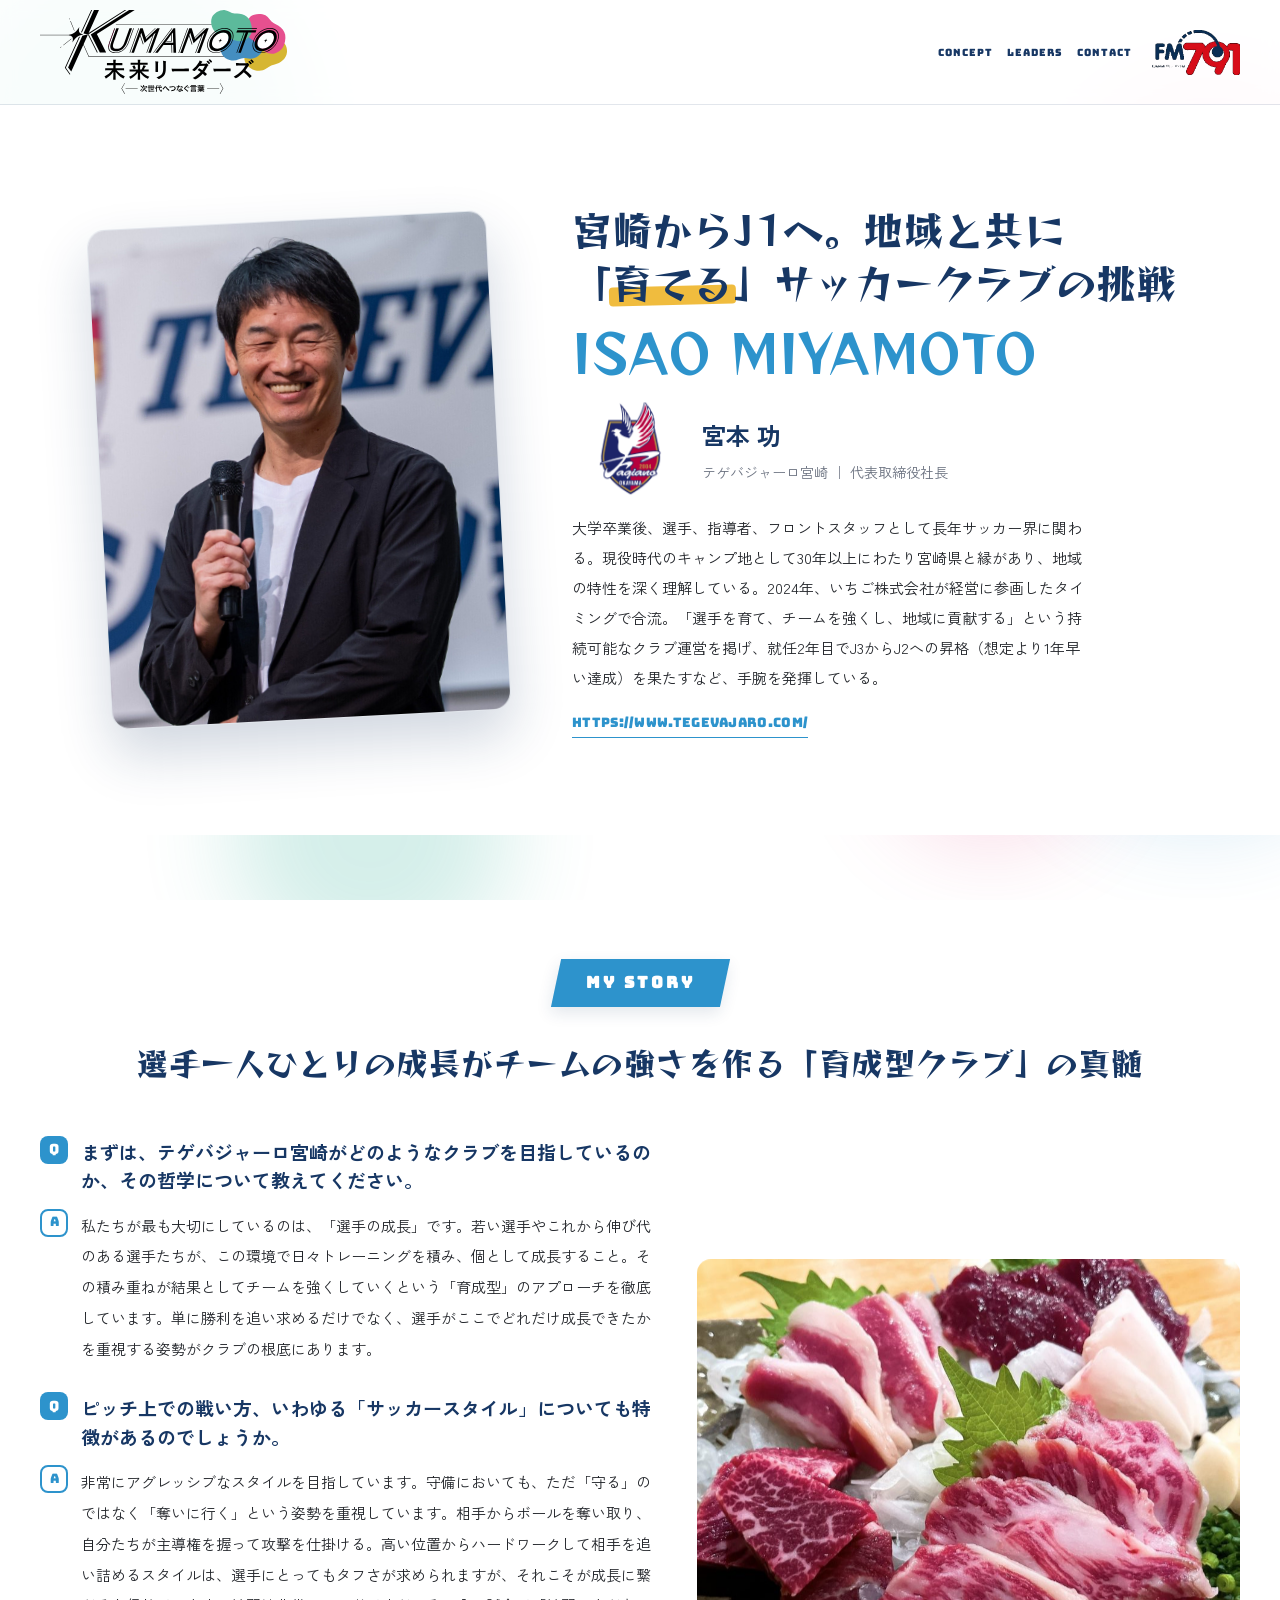
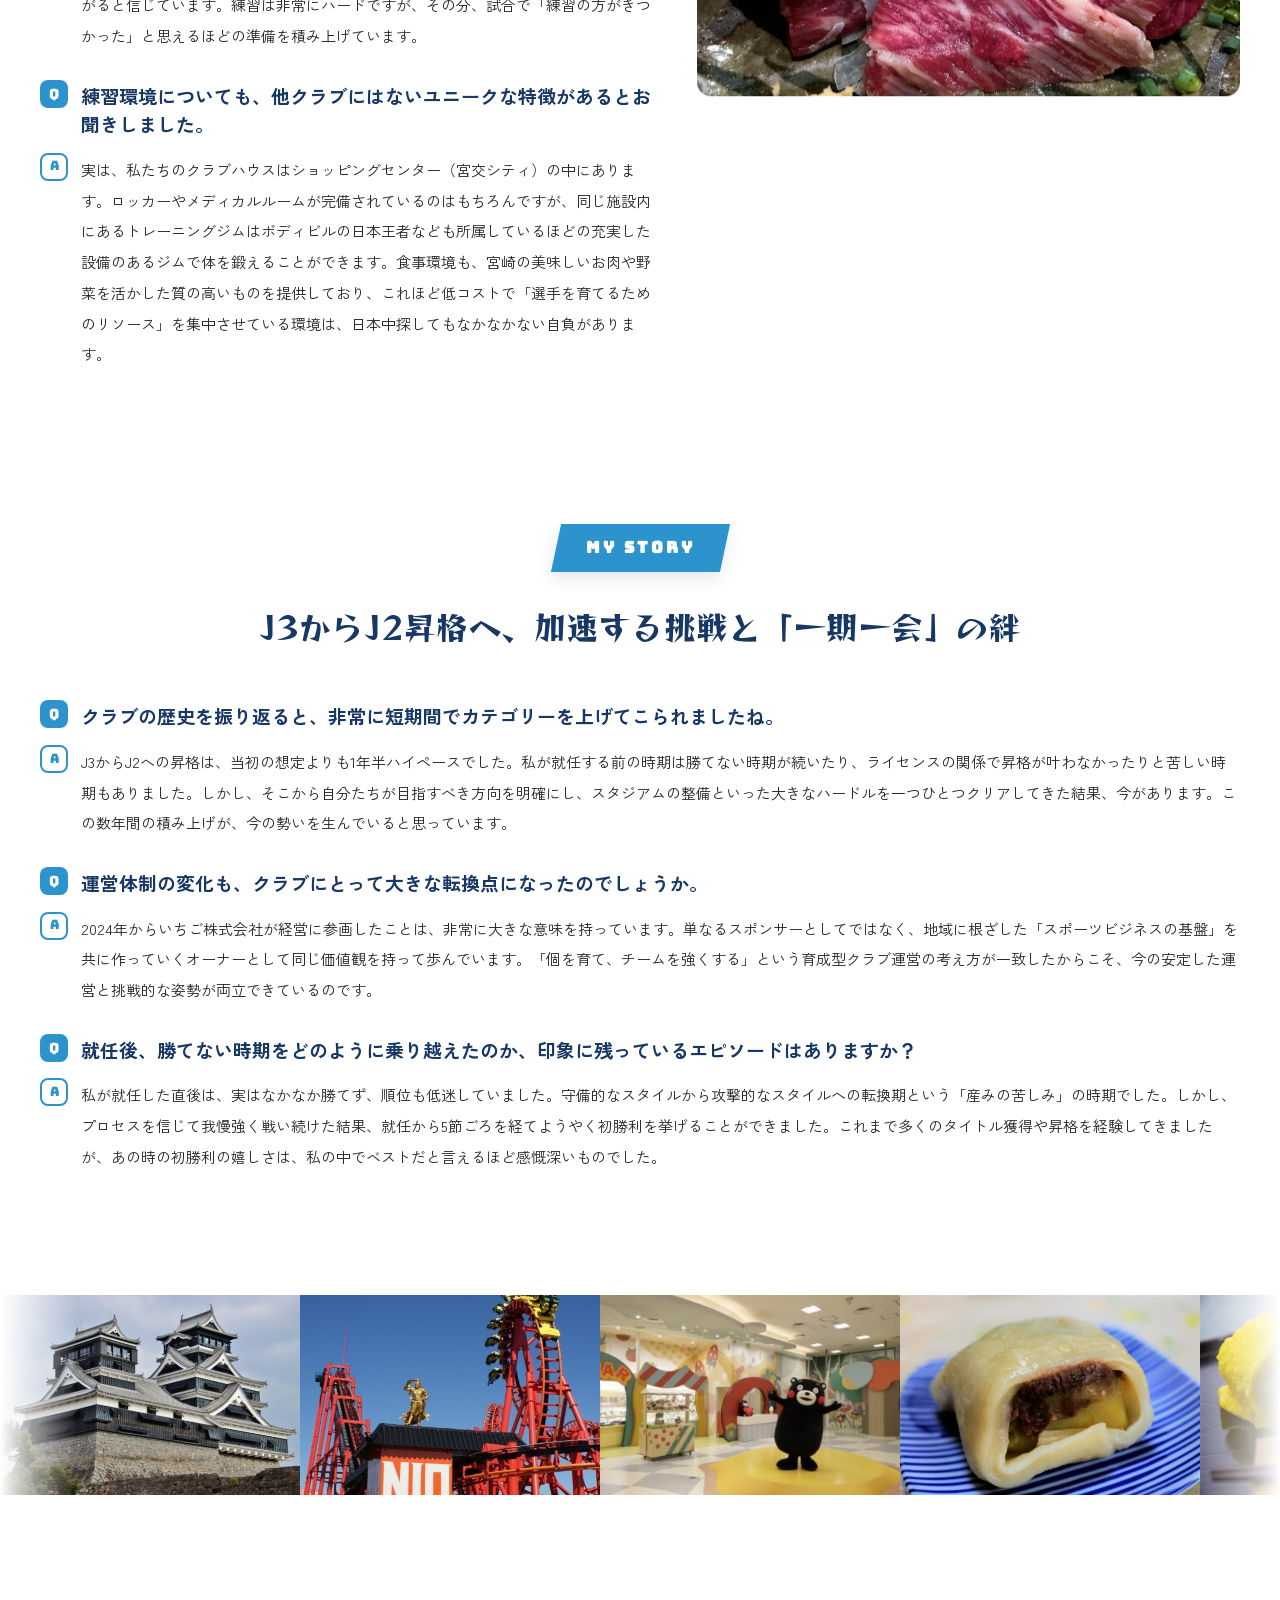
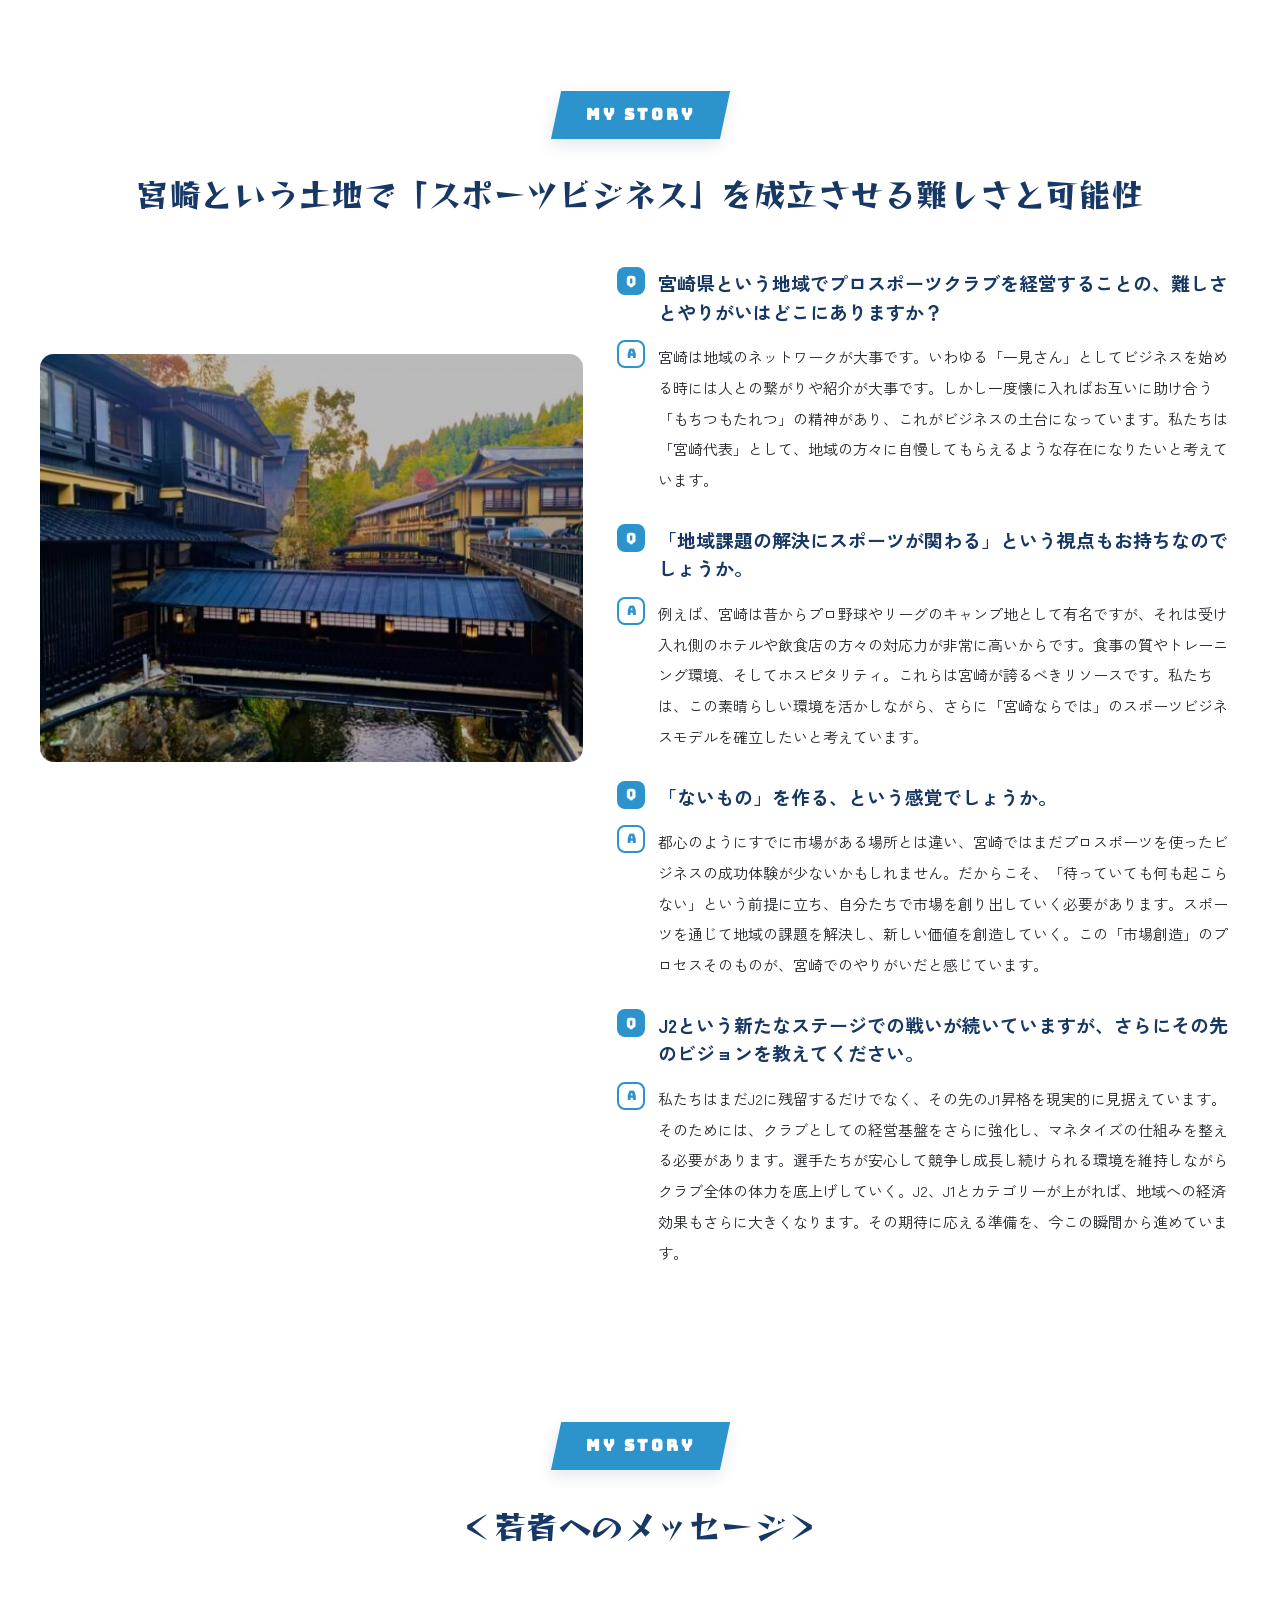
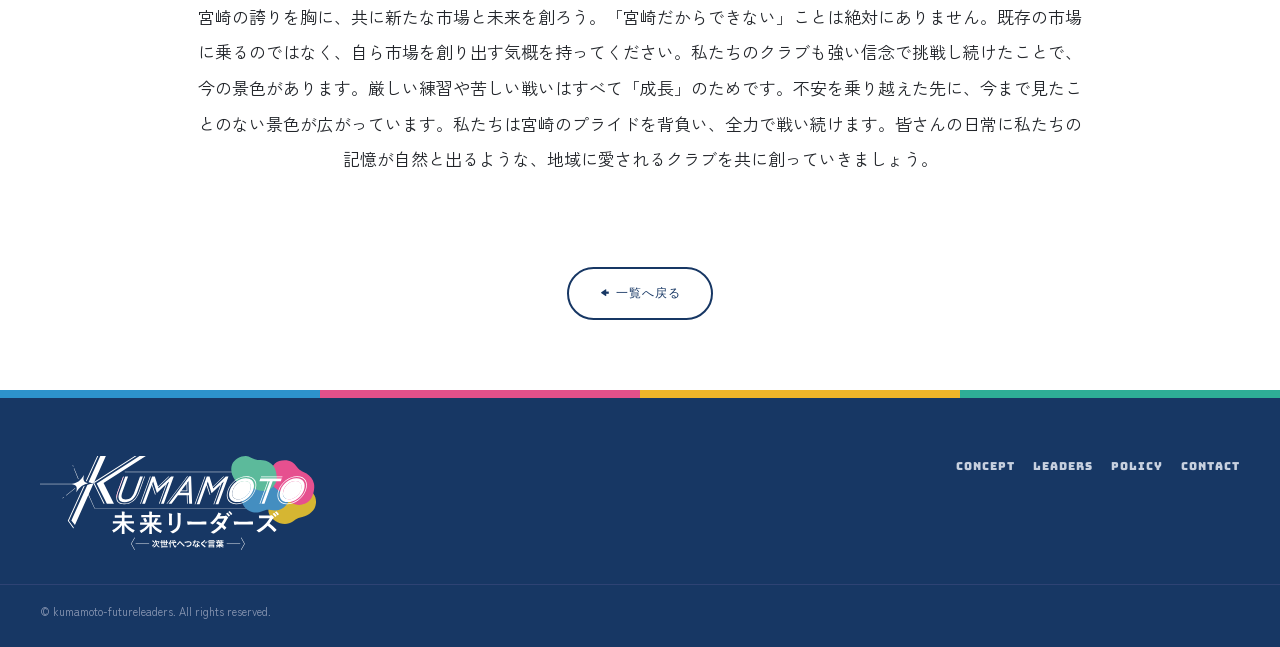
<file: article.html>
<!DOCTYPE html>
<html lang="ja">
<head>
<meta charset="UTF-8">
<meta name="viewport" content="width=device-width, initial-scale=1">
<link rel="icon" type="image/png" href="img/kumamoto_favicon.png">
<title>宮本 功｜熊本未来リーダーズ</title>
<meta name="description" content="テゲバジャーロ宮崎 代表取締役社長・宮本功氏インタビュー。「育てる」育成型クラブの哲学と、地域と共に挑戦する想いを語ります。｜熊本未来リーダーズ">
<!-- OGP / SNS：YOUR_DOMAIN を本番ドメインに置き換えてください -->
<meta property="og:type" content="article">
<meta property="og:site_name" content="熊本未来リーダーズ">
<meta property="og:locale" content="ja_JP">
<meta property="og:title" content="宮本 功｜熊本未来リーダーズ">
<meta property="og:description" content="テゲバジャーロ宮崎 代表取締役社長・宮本功氏インタビュー。育成型クラブの哲学と、地域と共に挑戦する想いを語ります。">
<meta property="og:url" content="https://YOUR_DOMAIN/article.html">
<meta property="og:image" content="https://YOUR_DOMAIN/img/A9307829-scaled-e1777524299212.jpg">
<meta name="twitter:card" content="summary_large_image">
<meta name="twitter:title" content="宮本 功｜熊本未来リーダーズ">
<meta name="twitter:description" content="テゲバジャーロ宮崎 代表取締役社長・宮本功氏インタビュー。育成型クラブの哲学と、地域と共に挑戦する想いを語ります。">
<meta name="twitter:image" content="https://YOUR_DOMAIN/img/A9307829-scaled-e1777524299212.jpg">
<link rel="preconnect" href="https://fonts.googleapis.com">
<link rel="preconnect" href="https://fonts.gstatic.com" crossorigin>
<link href="https://fonts.googleapis.com/css2?family=Reggae+One&family=Bungee&family=Zen+Kaku+Gothic+New:wght@400;500;700&family=Inter:wght@400;500&display=swap" rel="stylesheet">
<link rel="stylesheet" href="css/main.css">
<link rel="stylesheet" href="css/article.css">
</head>
<body>
<div class="bg-orbs" aria-hidden="true"><span class="orb teal o1"></span><span class="orb pink o2"></span><span class="orb yellow o3"></span><span class="orb blue o4"></span><span class="orb teal o5"></span><span class="orb pink o6"></span></div>

<header class="hdr">
  <a class="brand" href="index.html" aria-label="熊本未来リーダーズ ホーム">
    <img class="blogo" src="img/asset-03.svg" alt="熊本未来リーダーズ">
  </a>
  <div class="hdr-r">
    <nav><a href="index.html#concept">CONCEPT</a><a href="index.html#leaders">LEADERS</a><a href="contact-page.html">CONTACT</a></nav>
    <span class="pw"><a href="https://fm791.jp/" target="_blank" rel="noopener" aria-label="FM791公式サイト"><img class="fm" src="img/asset-02.png" alt="FM791"></a></span>
  </div>
  <button class="hmb" aria-label="メニュー" aria-expanded="false"><span></span><span></span><span></span></button>
</header>

<!-- HERO -->
<section class="ahero">
  <img class="co-logo-pc" src="img/logo_sample/1.png" alt="">
  <div class="ahero-inner">
    <div class="ahero-left">
      <div class="ahero-photo"><img class="person" src="img/A9307829-scaled-e1777524299212.jpg" alt="宮本 功"></div>
    </div>
    <div class="ahero-right">
      <div class="title">宮崎からJ1へ。地域と共に<br>「<span class="hl">育てる</span>」サッカークラブの挑戦</div>
      <div class="en">ISAO MIYAMOTO</div>
      <div class="namebox">
        <img class="co-logo" src="img/logo_sample/1.png" alt="株式会社くまもと未来">
        <div class="nametxt">
          <div class="jp">宮本 功</div>
          <div class="aff">テゲバジャーロ宮崎 ｜ 代表取締役社長</div>
        </div>
      </div>
      <p class="lead">大学卒業後、選手、指導者、フロントスタッフとして長年サッカー界に関わる。現役時代のキャンプ地として30年以上にわたり宮崎県と縁があり、地域の特性を深く理解している。2024年、いちご株式会社が経営に参画したタイミングで合流。「選手を育て、チームを強くし、地域に貢献する」という持続可能なクラブ運営を掲げ、就任2年目でJ3からJ2への昇格（想定より1年早い達成）を果たすなど、手腕を発揮している。</p>
      <a class="co-url" href="https://www.tegevajaro.com/" target="_blank" rel="noopener noreferrer">https://www.tegevajaro.com/</a>
    </div>
  </div>
</section>

<div class="article">

  <!-- SPOTLIGHT 1 -->
  <div class="mystory reveal"><b><i>MY STORY</i></b></div>
  <h2 class="story-h reveal">選手一人ひとりの成長がチームの強さを作る「育成型クラブ」の真髄</h2>
  <div class="cols reveal">
    <div class="txt">
      <div class="qa">
        <div class="q"><span class="mk">Q</span><span class="qt">まずは、テゲバジャーロ宮崎がどのようなクラブを目指しているのか、その哲学について教えてください。</span></div><div class="a"><span class="mk">A</span><p>私たちが最も大切にしているのは、「選手の成長」です。若い選手やこれから伸び代のある選手たちが、この環境で日々トレーニングを積み、個として成長すること。その積み重ねが結果としてチームを強くしていくという「育成型」のアプローチを徹底しています。単に勝利を追い求めるだけでなく、選手がここでどれだけ成長できたかを重視する姿勢がクラブの根底にあります。</p></div><div class="q"><span class="mk">Q</span><span class="qt">ピッチ上での戦い方、いわゆる「サッカースタイル」についても特徴があるのでしょうか。</span></div><div class="a"><span class="mk">A</span><p>非常にアグレッシブなスタイルを目指しています。守備においても、ただ「守る」のではなく「奪いに行く」という姿勢を重視しています。相手からボールを奪い取り、自分たちが主導権を握って攻撃を仕掛ける。高い位置からハードワークして相手を追い詰めるスタイルは、選手にとってもタフさが求められますが、それこそが成長に繋がると信じています。練習は非常にハードですが、その分、試合で「練習の方がきつかった」と思えるほどの準備を積み上げています。</p></div><div class="q"><span class="mk">Q</span><span class="qt">練習環境についても、他クラブにはないユニークな特徴があるとお聞きしました。</span></div><div class="a"><span class="mk">A</span><p>実は、私たちのクラブハウスはショッピングセンター（宮交シティ）の中にあります。ロッカーやメディカルルームが完備されているのはもちろんですが、同じ施設内にあるトレーニングジムはボディビルの日本王者なども所属しているほどの充実した設備のあるジムで体を鍛えることができます。食事環境も、宮崎の美味しいお肉や野菜を活かした質の高いものを提供しており、これほど低コストで「選手を育てるためのリソース」を集中させている環境は、日本中探してもなかなかない自負があります。</p></div>
      </div>
    </div>
    <div class="pic"><div class="spic" style="background:linear-gradient(135deg,#2D93CC,#173764)"><img class="phf" src="img/asset-15.jpg" alt="馬刺し"></div></div>
  </div>

  <!-- SPOTLIGHT 2 -->
  <div class="mystory reveal"><b><i>MY STORY</i></b></div>
  <h2 class="story-h reveal">J3からJ2昇格へ、加速する挑戦と「一期一会」の絆</h2>
  <div class="qa">
    <div class="q"><span class="mk">Q</span><span class="qt">クラブの歴史を振り返ると、非常に短期間でカテゴリーを上げてこられましたね。</span></div><div class="a"><span class="mk">A</span><p>J3からJ2への昇格は、当初の想定よりも1年半ハイペースでした。私が就任する前の時期は勝てない時期が続いたり、ライセンスの関係で昇格が叶わなかったりと苦しい時期もありました。しかし、そこから自分たちが目指すべき方向を明確にし、スタジアムの整備といった大きなハードルを一つひとつクリアしてきた結果、今があります。この数年間の積み上げが、今の勢いを生んでいると思っています。</p></div><div class="q"><span class="mk">Q</span><span class="qt">運営体制の変化も、クラブにとって大きな転換点になったのでしょうか。</span></div><div class="a"><span class="mk">A</span><p>2024年からいちご株式会社が経営に参画したことは、非常に大きな意味を持っています。単なるスポンサーとしてではなく、地域に根ざした「スポーツビジネスの基盤」を共に作っていくオーナーとして同じ価値観を持って歩んでいます。「個を育て、チームを強くする」という育成型クラブ運営の考え方が一致したからこそ、今の安定した運営と挑戦的な姿勢が両立できているのです。</p></div><div class="q"><span class="mk">Q</span><span class="qt">就任後、勝てない時期をどのように乗り越えたのか、印象に残っているエピソードはありますか？</span></div><div class="a"><span class="mk">A</span><p>私が就任した直後は、実はなかなか勝てず、順位も低迷していました。守備的なスタイルから攻撃的なスタイルへの転換期という「産みの苦しみ」の時期でした。しかし、プロセスを信じて我慢強く戦い続けた結果、就任から5節ごろを経てようやく初勝利を挙げることができました。これまで多くのタイトル獲得や昇格を経験してきましたが、あの時の初勝利の嬉しさは、私の中でベストだと言えるほど感慨深いものでした。</p></div>
  </div>
</div>

<!-- GALLERY (full-bleed) -->
<div class="gallery reveal" aria-hidden="true">
  <div class="gtrack">
    <div class="gph" style="background:linear-gradient(135deg,#173764,#2D93CC)"><img class="phf" src="img/asset-13.jpg" alt="熊本城"></div>
    <div class="gph" style="background:linear-gradient(135deg,#2EAE96,#173764)"><img class="phf" src="img/asset-14.jpg" alt="グリーンランド"></div>
    <div class="gph" style="background:linear-gradient(135deg,#E2508A,#E23329)"><img class="phf" src="img/asset-17.jpg" alt="くまモン"></div>
    <div class="gph" style="background:linear-gradient(135deg,#EFB52A,#2EAE96)"><img class="phf" src="img/asset-16.jpg" alt="いきなり団子"></div>
    <div class="gph" style="background:linear-gradient(135deg,#2D93CC,#2EAE96)"><img class="phf" src="img/asset-19.jpg" alt="からし蓮根"></div>
    <div class="gph" style="background:linear-gradient(135deg,#173764,#2D93CC)"><img class="phf" src="img/asset-13.jpg" alt=""></div>
    <div class="gph" style="background:linear-gradient(135deg,#2EAE96,#173764)"><img class="phf" src="img/asset-14.jpg" alt=""></div>
    <div class="gph" style="background:linear-gradient(135deg,#E2508A,#E23329)"><img class="phf" src="img/asset-17.jpg" alt=""></div>
    <div class="gph" style="background:linear-gradient(135deg,#EFB52A,#2EAE96)"><img class="phf" src="img/asset-16.jpg" alt=""></div>
    <div class="gph" style="background:linear-gradient(135deg,#2D93CC,#2EAE96)"><img class="phf" src="img/asset-19.jpg" alt=""></div>
  </div>
</div>

<div class="article">
  <!-- SPOTLIGHT 3 -->
  <div class="mystory reveal"><b><i>MY STORY</i></b></div>
  <h2 class="story-h reveal">宮崎という土地で「スポーツビジネス」を成立させる難しさと可能性</h2>
  <div class="cols rev reveal">
    <div class="txt">
      <div class="qa">
        <div class="q"><span class="mk">Q</span><span class="qt">宮崎県という地域でプロスポーツクラブを経営することの、難しさとやりがいはどこにありますか？</span></div><div class="a"><span class="mk">A</span><p>宮崎は地域のネットワークが大事です。いわゆる「一見さん」としてビジネスを始める時には人との繋がりや紹介が大事です。しかし一度懐に入ればお互いに助け合う「もちつもたれつ」の精神があり、これがビジネスの土台になっています。私たちは「宮崎代表」として、地域の方々に自慢してもらえるような存在になりたいと考えています。</p></div><div class="q"><span class="mk">Q</span><span class="qt">「地域課題の解決にスポーツが関わる」という視点もお持ちなのでしょうか。</span></div><div class="a"><span class="mk">A</span><p>例えば、宮崎は昔からプロ野球やリーグのキャンプ地として有名ですが、それは受け入れ側のホテルや飲食店の方々の対応力が非常に高いからです。食事の質やトレーニング環境、そしてホスピタリティ。これらは宮崎が誇るべきリソースです。私たちは、この素晴らしい環境を活かしながら、さらに「宮崎ならでは」のスポーツビジネスモデルを確立したいと考えています。</p></div><div class="q"><span class="mk">Q</span><span class="qt">「ないもの」を作る、という感覚でしょうか。</span></div><div class="a"><span class="mk">A</span><p>都心のようにすでに市場がある場所とは違い、宮崎ではまだプロスポーツを使ったビジネスの成功体験が少ないかもしれません。だからこそ、「待っていても何も起こらない」という前提に立ち、自分たちで市場を創り出していく必要があります。スポーツを通じて地域の課題を解決し、新しい価値を創造していく。この「市場創造」のプロセスそのものが、宮崎でのやりがいだと感じています。</p></div><div class="q"><span class="mk">Q</span><span class="qt">J2という新たなステージでの戦いが続いていますが、さらにその先のビジョンを教えてください。</span></div><div class="a"><span class="mk">A</span><p>私たちはまだJ2に残留するだけでなく、その先のJ1昇格を現実的に見据えています。そのためには、クラブとしての経営基盤をさらに強化し、マネタイズの仕組みを整える必要があります。選手たちが安心して競争し成長し続けられる環境を維持しながらクラブ全体の体力を底上げしていく。J2、J1とカテゴリーが上がれば、地域への経済効果もさらに大きくなります。その期待に応える準備を、今この瞬間から進めています。</p></div>
      </div>
    </div>
    <div class="pic"><div class="spic" style="background:linear-gradient(135deg,#2EAE96,#2D93CC)"><img class="phf" src="img/asset-18.jpg" alt="黒川温泉"></div></div>
  </div>

  <!-- SPOTLIGHT 4 : message -->
  <div class="mystory reveal"><b><i>MY STORY</i></b></div>
  <h2 class="story-h reveal">＜若者へのメッセージ＞</h2>
  <div class="closing reveal">
    <p>宮崎の誇りを胸に、共に新たな市場と未来を創ろう。「宮崎だからできない」ことは絶対にありません。既存の市場に乗るのではなく、自ら市場を創り出す気概を持ってください。私たちのクラブも強い信念で挑戦し続けたことで、今の景色があります。厳しい練習や苦しい戦いはすべて「成長」のためです。不安を乗り越えた先に、今まで見たことのない景色が広がっています。私たちは宮崎のプライドを背負い、全力で戦い続けます。皆さんの日常に私たちの記憶が自然と出るような、地域に愛されるクラブを共に創っていきましょう。</p>
  </div>

  <div class="backwrap reveal"><a class="backbtn" href="index.html#leaders">← 一覧へ戻る</a></div>
</div>

<!-- FOOTER -->
<footer class="ftr">
  <div class="ftr-strip"><i></i><i></i><i></i><i></i></div>
  <div class="ftr-main">
    <img class="ftr-logo" src="img/asset-21.svg" alt="熊本未来リーダーズ">
    <div class="ftr-right">
      <nav class="ftr-nav"><a href="index.html#concept">CONCEPT</a><a href="index.html#leaders">LEADERS</a><a href="policy-page.html">POLICY</a><a href="contact-page.html">CONTACT</a></nav>
    </div>
  </div>
  <div class="ftr-bottom">
    <span class="cr">© kumamoto-futureleaders. All rights reserved.</span>
  </div>
</footer>

<script>
(function(){
  var els=document.querySelectorAll('.reveal');
  if(!('IntersectionObserver' in window)){els.forEach(function(e){e.classList.add('in');});return;}
  var io=new IntersectionObserver(function(ents){ents.forEach(function(x){if(x.isIntersecting){x.target.classList.add('in');io.unobserve(x.target);}});},{threshold:.12,rootMargin:'0px 0px -8% 0px'});
  els.forEach(function(e){io.observe(e);});
})();

/* 画像のなめらかスクロール追従（PC・モーション許可時のみ。非対応時はCSSのstickyにフォールバック） */
(function(){
  var reduce=window.matchMedia('(prefers-reduced-motion: reduce)').matches;
  if(reduce) return;
  var mq=window.matchMedia('(min-width:721px)');
  var GAP=24, EASE=.06, FLOAT_AMP=7, FLOAT_SPEED=2600, items=[], raf=null;
  var HDR=document.querySelector('.hdr');
  function teardown(){
    if(raf){cancelAnimationFrame(raf);raf=null;}
    items.forEach(function(it){var s=it.spic.style;s.position='';s.top='';s.transform='';s.willChange='';});
    items=[];
  }
  function setup(){
    teardown();
    if(!mq.matches) return;
    document.querySelectorAll('.cols .pic').forEach(function(pic){
      var spic=pic.querySelector('.spic');
      if(!spic) return;
      var s=spic.style;s.position='relative';s.top='0';s.willChange='transform';
      items.push({pic:pic,spic:spic,cur:0,phase:items.length*1.7});
    });
    if(items.length) raf=requestAnimationFrame(loop);
  }
  function loop(now){
    var clear=(HDR?HDR.offsetHeight:96)+GAP;
    items.forEach(function(it){
      var top=it.pic.getBoundingClientRect().top;
      var max=Math.max(0,it.pic.offsetHeight-it.spic.offsetHeight);
      var target=Math.min(Math.max(clear-top,0),max);
      it.cur+=(target-it.cur)*EASE;
      var float=Math.sin(now/FLOAT_SPEED+it.phase)*FLOAT_AMP;
      var y=Math.min(it.cur+float,max);
      it.spic.style.transform='translateY('+y.toFixed(2)+'px)';
    });
    raf=requestAnimationFrame(loop);
  }
  var rt;
  window.addEventListener('resize',function(){clearTimeout(rt);rt=setTimeout(setup,200);});
  setup();
})();
</script>
<script src="js/main.js" defer></script>
</body>
</html>
</file>
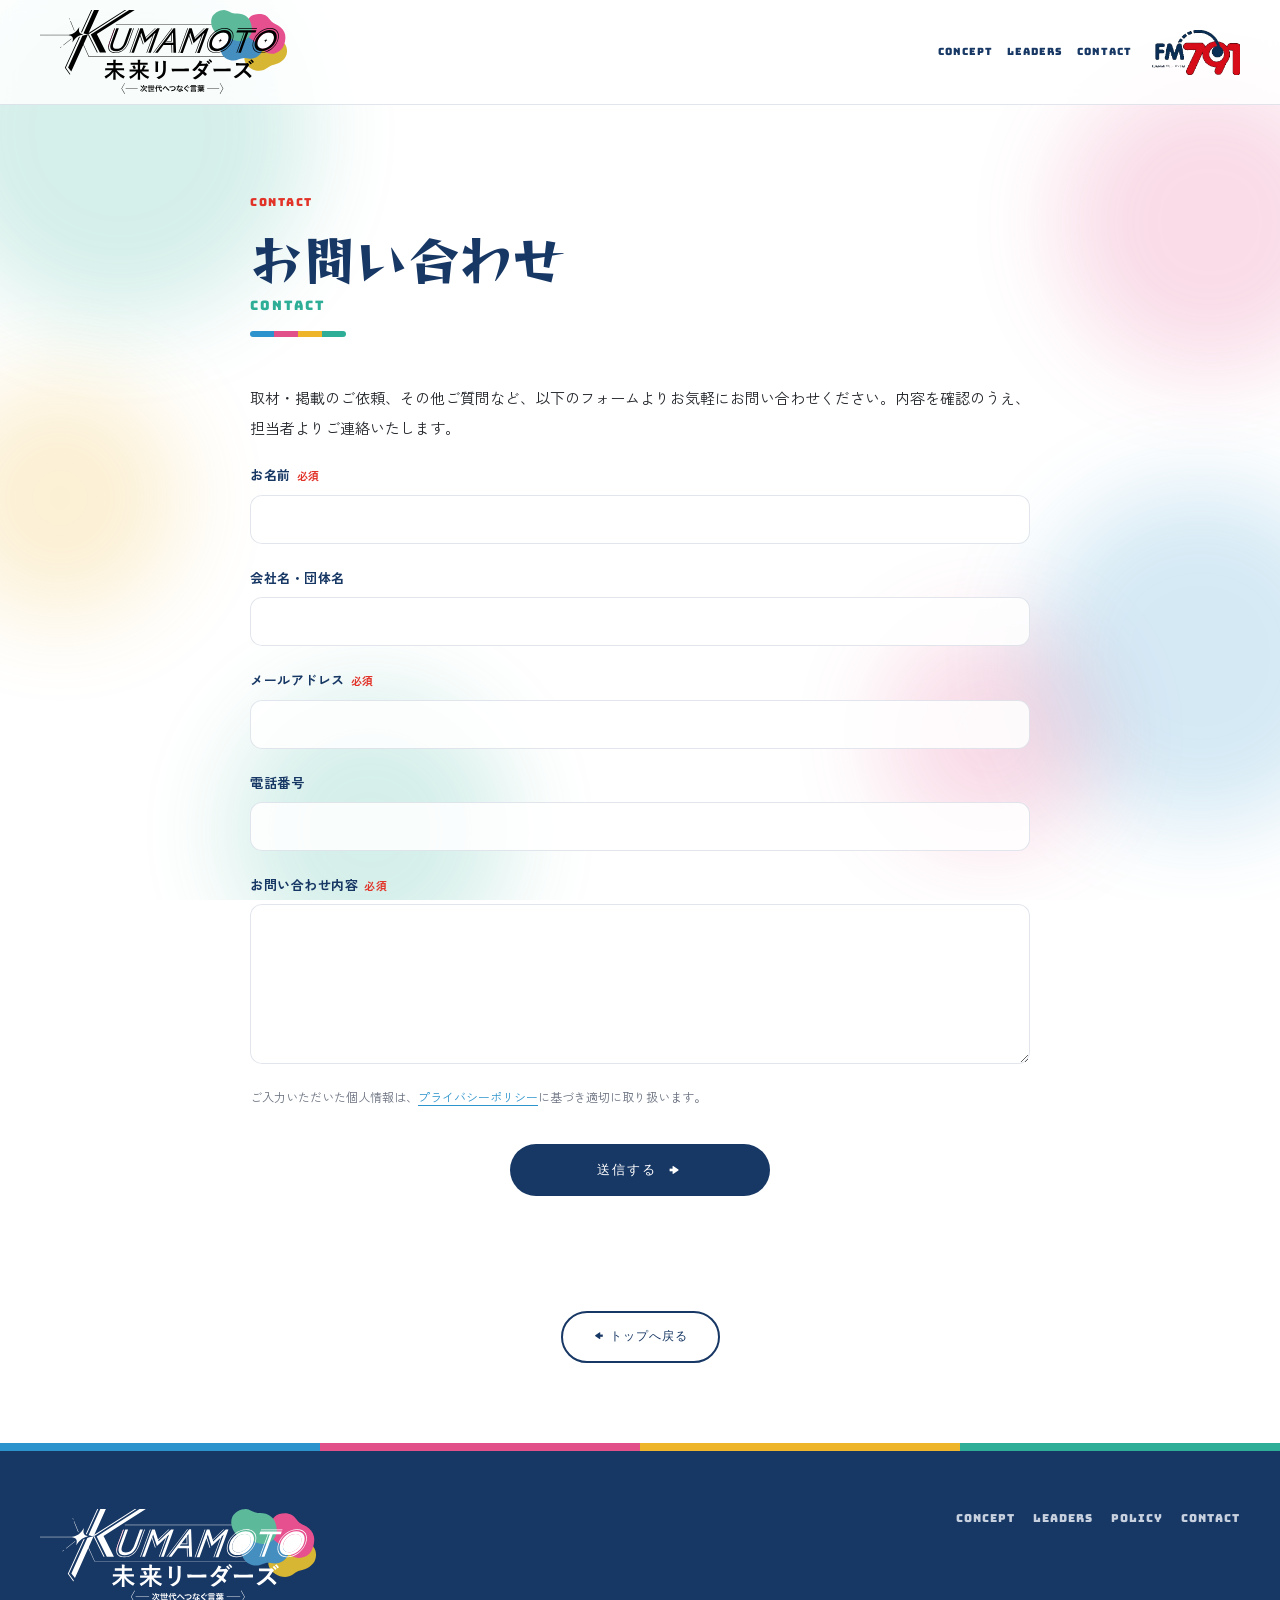
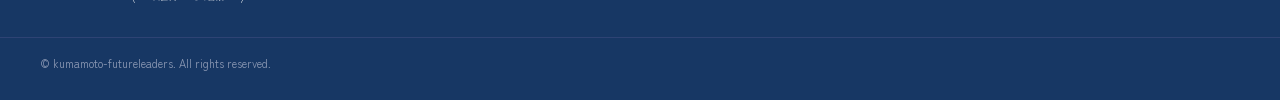
<file: contact-page.html>
<!DOCTYPE html>
<html lang="ja">
<head>
<meta charset="UTF-8">
<meta name="viewport" content="width=device-width, initial-scale=1">
<link rel="icon" type="image/png" href="img/kumamoto_favicon.png">
<title>お問い合わせ｜熊本未来リーダーズ</title>
<meta name="description" content="熊本未来リーダーズへのお問い合わせ。取材・掲載・番組出演などのご相談はこちらのフォームから承ります。">
<!-- OGP / SNS：YOUR_DOMAIN を本番ドメインに、img/ogp.jpg は1200×630のOGP画像に置き換えてください -->
<meta property="og:type" content="website">
<meta property="og:site_name" content="熊本未来リーダーズ">
<meta property="og:locale" content="ja_JP">
<meta property="og:title" content="お問い合わせ｜熊本未来リーダーズ">
<meta property="og:description" content="取材・掲載・番組出演などのご相談はこちらのフォームから承ります。">
<meta property="og:url" content="https://YOUR_DOMAIN/contact-page.html">
<meta property="og:image" content="https://YOUR_DOMAIN/img/ogp.jpg">
<meta name="twitter:card" content="summary_large_image">
<meta name="twitter:title" content="お問い合わせ｜熊本未来リーダーズ">
<meta name="twitter:description" content="取材・掲載・番組出演などのご相談はこちらのフォームから承ります。">
<meta name="twitter:image" content="https://YOUR_DOMAIN/img/ogp.jpg">
<link rel="preconnect" href="https://fonts.googleapis.com">
<link rel="preconnect" href="https://fonts.gstatic.com" crossorigin>
<link href="https://fonts.googleapis.com/css2?family=Reggae+One&family=Bungee&family=Zen+Kaku+Gothic+New:wght@400;500;700&family=Inter:wght@400;500&display=swap" rel="stylesheet">
<link rel="stylesheet" href="css/main.css">
</head>
<body>
<div class="bg-orbs" aria-hidden="true"><span class="orb teal o1"></span><span class="orb pink o2"></span><span class="orb yellow o3"></span><span class="orb blue o4"></span><span class="orb teal o5"></span><span class="orb pink o6"></span></div>

<header class="hdr">
  <a class="brand" href="index.html" aria-label="熊本未来リーダーズ ホーム">
    <img class="blogo" src="img/asset-03.svg" alt="熊本未来リーダーズ">
  </a>
  <div class="hdr-r">
    <nav><a href="index.html#concept">CONCEPT</a><a href="index.html#leaders">LEADERS</a><a href="contact-page.html">CONTACT</a></nav>
    <span class="pw"><a href="https://fm791.jp/" target="_blank" rel="noopener" aria-label="FM791公式サイト"><img class="fm" src="img/asset-02.png" alt="FM791"></a></span>
  </div>
  <button class="hmb" aria-label="メニュー" aria-expanded="false"><span></span><span></span><span></span></button>
</header>

<main class="subpage">
  <div class="sp-eyebrow">CONTACT</div>
  <h1 class="sp-title">お問い合わせ<span class="en">CONTACT</span></h1>
  <div class="sp-rule"></div>

  <p>取材・掲載のご依頼、その他ご質問など、以下のフォームよりお気軽にお問い合わせください。内容を確認のうえ、担当者よりご連絡いたします。</p>

  <form class="cform" action="#" method="post">
    <div class="row">
      <label for="name">お名前<span class="req">必須</span></label>
      <input type="text" id="name" name="name" autocomplete="name" required>
    </div>
    <div class="row">
      <label for="company">会社名・団体名</label>
      <input type="text" id="company" name="company" autocomplete="organization">
    </div>
    <div class="row">
      <label for="email">メールアドレス<span class="req">必須</span></label>
      <input type="email" id="email" name="email" autocomplete="email" required>
    </div>
    <div class="row">
      <label for="tel">電話番号</label>
      <input type="tel" id="tel" name="tel" autocomplete="tel">
    </div>
    <div class="row">
      <label for="message">お問い合わせ内容<span class="req">必須</span></label>
      <textarea id="message" name="message" required></textarea>
    </div>
    <p class="note">ご入力いただいた個人情報は、<a class="inline" href="policy-page.html">プライバシーポリシー</a>に基づき適切に取り扱います。</p>
    <button class="submit" type="submit">送信する<span>→</span></button>
  </form>
</main>

<div class="backbtn-wrap">
  <a class="backbtn" href="index.html">← トップへ戻る</a>
</div>

<footer class="ftr">
  <div class="ftr-strip"><i></i><i></i><i></i><i></i></div>
  <div class="ftr-main">
    <div class="ftr-brand">
      <img class="ftr-logo" src="img/asset-21.svg" alt="熊本未来リーダーズ">
    </div>
    <div class="ftr-right">
      <nav class="ftr-nav"><a href="index.html#concept">CONCEPT</a><a href="index.html#leaders">LEADERS</a><a href="policy-page.html">POLICY</a><a href="contact-page.html">CONTACT</a></nav>
    </div>
  </div>
  <div class="ftr-bottom">
    <span class="cr">© kumamoto-futureleaders. All rights reserved.</span>
  </div>
</footer>
<script src="js/main.js" defer></script>
</body>
</html>
</file>
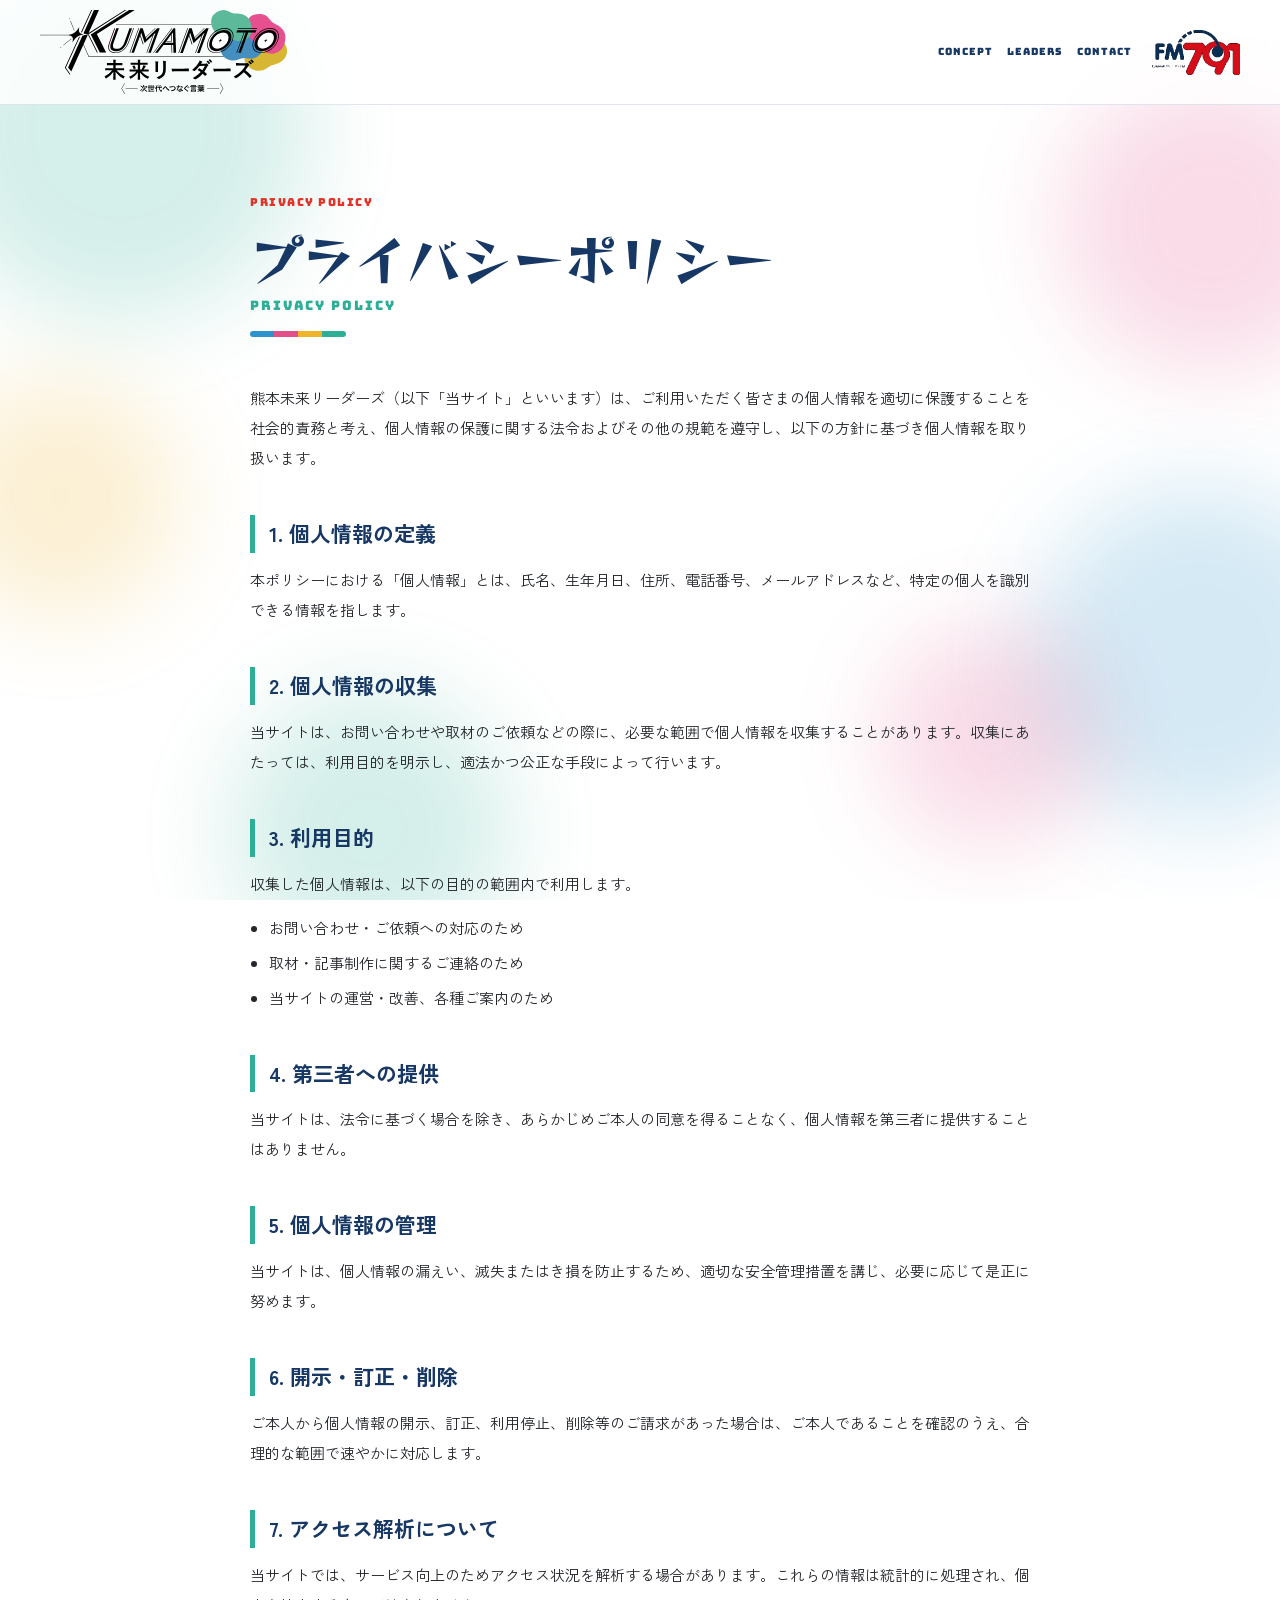
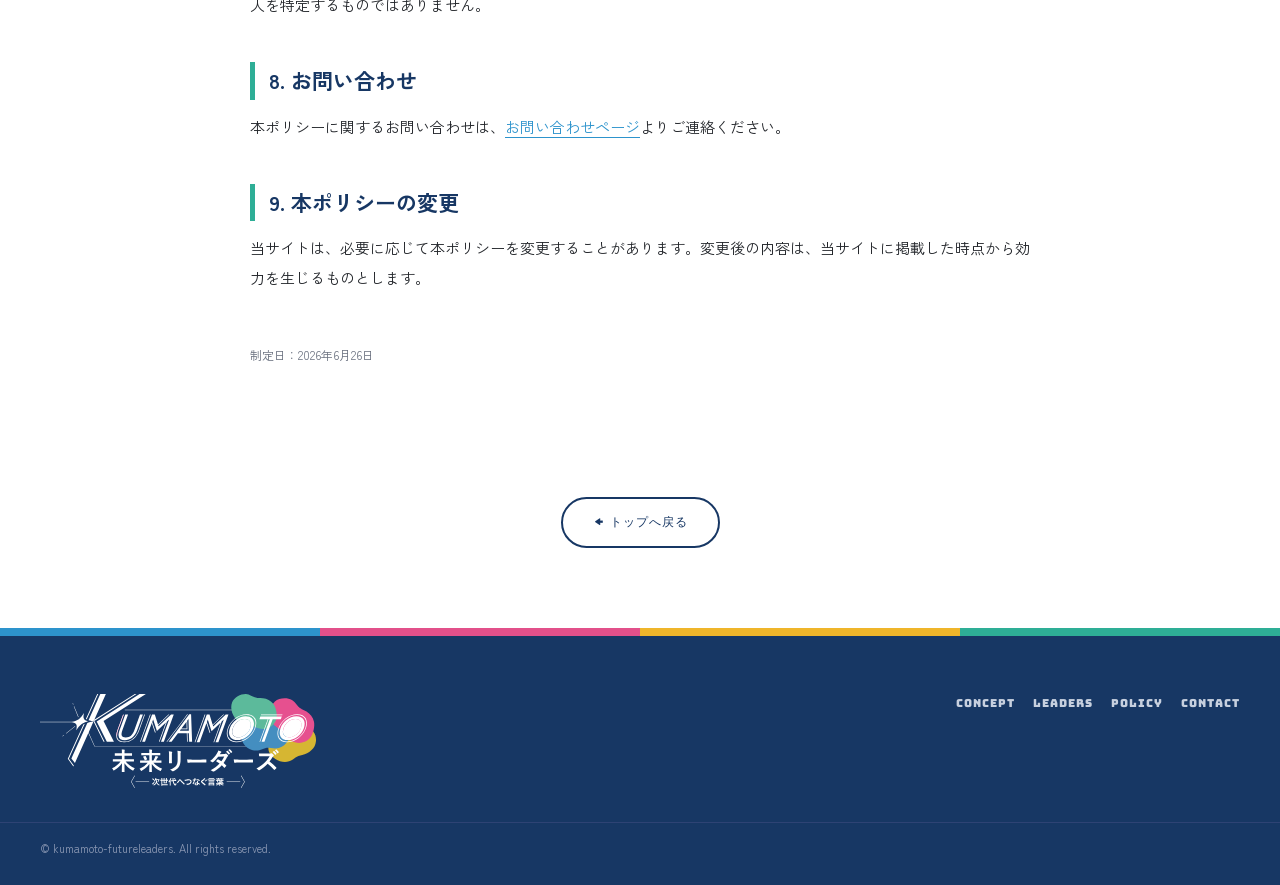
<file: policy-page.html>
<!DOCTYPE html>
<html lang="ja">
<head>
<meta charset="UTF-8">
<meta name="viewport" content="width=device-width, initial-scale=1">
<link rel="icon" type="image/png" href="img/kumamoto_favicon.png">
<title>プライバシーポリシー｜熊本未来リーダーズ</title>
<meta name="description" content="熊本未来リーダーズのプライバシーポリシー。個人情報の取り扱い方針について記載しています。">
<meta name="robots" content="noindex,follow">
<!-- OGP / SNS：YOUR_DOMAIN を本番ドメインに、img/ogp.jpg は1200×630のOGP画像に置き換えてください -->
<meta property="og:type" content="website">
<meta property="og:site_name" content="熊本未来リーダーズ">
<meta property="og:locale" content="ja_JP">
<meta property="og:title" content="プライバシーポリシー｜熊本未来リーダーズ">
<meta property="og:description" content="個人情報の取り扱い方針について記載しています。">
<meta property="og:url" content="https://YOUR_DOMAIN/policy-page.html">
<meta property="og:image" content="https://YOUR_DOMAIN/img/ogp.jpg">
<meta name="twitter:card" content="summary_large_image">
<meta name="twitter:title" content="プライバシーポリシー｜熊本未来リーダーズ">
<meta name="twitter:description" content="個人情報の取り扱い方針について記載しています。">
<meta name="twitter:image" content="https://YOUR_DOMAIN/img/ogp.jpg">
<link rel="preconnect" href="https://fonts.googleapis.com">
<link rel="preconnect" href="https://fonts.gstatic.com" crossorigin>
<link href="https://fonts.googleapis.com/css2?family=Reggae+One&family=Bungee&family=Zen+Kaku+Gothic+New:wght@400;500;700&family=Inter:wght@400;500&display=swap" rel="stylesheet">
<link rel="stylesheet" href="css/main.css">
</head>
<body>
<div class="bg-orbs" aria-hidden="true"><span class="orb teal o1"></span><span class="orb pink o2"></span><span class="orb yellow o3"></span><span class="orb blue o4"></span><span class="orb teal o5"></span><span class="orb pink o6"></span></div>

<header class="hdr">
  <a class="brand" href="index.html" aria-label="熊本未来リーダーズ ホーム">
    <img class="blogo" src="img/asset-03.svg" alt="熊本未来リーダーズ">
  </a>
  <div class="hdr-r">
    <nav><a href="index.html#concept">CONCEPT</a><a href="index.html#leaders">LEADERS</a><a href="contact-page.html">CONTACT</a></nav>
    <span class="pw"><a href="https://fm791.jp/" target="_blank" rel="noopener" aria-label="FM791公式サイト"><img class="fm" src="img/asset-02.png" alt="FM791"></a></span>
  </div>
  <button class="hmb" aria-label="メニュー" aria-expanded="false"><span></span><span></span><span></span></button>
</header>

<main class="subpage">
  <div class="sp-eyebrow">PRIVACY POLICY</div>
  <h1 class="sp-title">プライバシーポリシー<span class="en">PRIVACY POLICY</span></h1>
  <div class="sp-rule"></div>

  <p>熊本未来リーダーズ（以下「当サイト」といいます）は、ご利用いただく皆さまの個人情報を適切に保護することを社会的責務と考え、個人情報の保護に関する法令およびその他の規範を遵守し、以下の方針に基づき個人情報を取り扱います。</p>

  <h2>1. 個人情報の定義</h2>
  <p>本ポリシーにおける「個人情報」とは、氏名、生年月日、住所、電話番号、メールアドレスなど、特定の個人を識別できる情報を指します。</p>

  <h2>2. 個人情報の収集</h2>
  <p>当サイトは、お問い合わせや取材のご依頼などの際に、必要な範囲で個人情報を収集することがあります。収集にあたっては、利用目的を明示し、適法かつ公正な手段によって行います。</p>

  <h2>3. 利用目的</h2>
  <p>収集した個人情報は、以下の目的の範囲内で利用します。</p>
  <ul>
    <li>お問い合わせ・ご依頼への対応のため</li>
    <li>取材・記事制作に関するご連絡のため</li>
    <li>当サイトの運営・改善、各種ご案内のため</li>
  </ul>

  <h2>4. 第三者への提供</h2>
  <p>当サイトは、法令に基づく場合を除き、あらかじめご本人の同意を得ることなく、個人情報を第三者に提供することはありません。</p>

  <h2>5. 個人情報の管理</h2>
  <p>当サイトは、個人情報の漏えい、滅失またはき損を防止するため、適切な安全管理措置を講じ、必要に応じて是正に努めます。</p>

  <h2>6. 開示・訂正・削除</h2>
  <p>ご本人から個人情報の開示、訂正、利用停止、削除等のご請求があった場合は、ご本人であることを確認のうえ、合理的な範囲で速やかに対応します。</p>

  <h2>7. アクセス解析について</h2>
  <p>当サイトでは、サービス向上のためアクセス状況を解析する場合があります。これらの情報は統計的に処理され、個人を特定するものではありません。</p>

  <h2>8. お問い合わせ</h2>
  <p>本ポリシーに関するお問い合わせは、<a class="inline" href="contact-page.html">お問い合わせページ</a>よりご連絡ください。</p>

  <h2>9. 本ポリシーの変更</h2>
  <p>当サイトは、必要に応じて本ポリシーを変更することがあります。変更後の内容は、当サイトに掲載した時点から効力を生じるものとします。</p>

  <p class="sp-updated">制定日：2026年6月26日</p>
</main>

<div class="backbtn-wrap">
  <a class="backbtn" href="index.html">← トップへ戻る</a>
</div>

<footer class="ftr">
  <div class="ftr-strip"><i></i><i></i><i></i><i></i></div>
  <div class="ftr-main">
    <div class="ftr-brand">
      <img class="ftr-logo" src="img/asset-21.svg" alt="熊本未来リーダーズ">
    </div>
    <div class="ftr-right">
      <nav class="ftr-nav"><a href="index.html#concept">CONCEPT</a><a href="index.html#leaders">LEADERS</a><a href="policy-page.html">POLICY</a><a href="contact-page.html">CONTACT</a></nav>
    </div>
  </div>
  <div class="ftr-bottom">
    <span class="cr">© kumamoto-futureleaders. All rights reserved.</span>
  </div>
</footer>
<script src="js/main.js" defer></script>
</body>
</html>
</file>
<file: css/main.css>
/* ============================================================
   main.css — 全ページ共通（カラートークン / リセット / ヘッダー）
   ページ固有のスタイルは index.css / article.css 側で管理
   ============================================================ */

:root {
  --white: #ffffff;
  --paper: #f6f4ef;
  --navy: #173764;
  --navy-soft: #2e4374;
  --ink: #23262b;
  --gray: #6b7280;
  --red: #e23329;
  --c-blue: #2d93cc;
  --c-pink: #e2508a;
  --c-yellow: #efb52a;
  --c-teal: #2eae96;
  --line: rgba(23, 55, 100, 0.12);
  --disp: "Reggae One", sans-serif;
  --util: "Bungee", sans-serif;
  --body: "Zen Kaku Gothic New", "Inter", sans-serif;
}
* {
  box-sizing: border-box;
  margin: 0;
  padding: 0;
}
html {
  scroll-behavior: smooth;
  background: var(--white);
}
body {
  font-family: var(--body);
  color: var(--ink);
  background: transparent;
  line-height: 1.8;
  -webkit-font-smoothing: antialiased;
  overflow-x: hidden;
}
a {
  color: inherit;
  text-decoration: none;
}
img {
  max-width: 100%;
  display: block;
}
:focus-visible {
  outline: 3px solid var(--red);
  outline-offset: 3px;
  border-radius: 4px;
}

/* ---- Header（共通） ---- */
.hdr {
  position: -webkit-sticky;
  position: sticky;
  top: 0;
  z-index: 50;
  display: flex;
  align-items: center;
  justify-content: space-between;
  padding: 10px clamp(16px, 4vw, 40px);
  background: rgba(255, 255, 255, 0.84);
  -webkit-backdrop-filter: saturate(1.1) blur(8px);
  backdrop-filter: saturate(1.1) blur(8px);
  border-bottom: 1px solid var(--line);
}
.brand {
  display: flex;
  align-items: center;
  gap: 10px;
}
.brand .mark {
  height: 30px;
  width: auto;
}
.brand .blogo {
  height: 84px;
  width: auto;
  display: block;
}
.brand .bt {
  display: flex;
  flex-direction: column;
  line-height: 1;
}
.brand .bt b {
  font-family: var(--util);
  font-size: clamp(12px, 2.6vw, 15px);
  color: var(--navy);
  letter-spacing: 0.5px;
}
.brand .bt small {
  font-size: 9px;
  color: var(--gray);
  margin-top: 3px;
  letter-spacing: 0.5px;
}
.hdr-r {
  display: flex;
  align-items: center;
  gap: clamp(12px, 3vw, 20px);
}
.hdr-r nav {
  display: flex;
  gap: 14px;
}
.hdr-r nav a {
  font-family: var(--util);
  font-size: 10px;
  letter-spacing: 1px;
  color: var(--navy);
}
.hdr-r a {
  font-family: var(--util);
  font-size: 10px;
  letter-spacing: 1px;
  color: var(--navy);
}
.pw {
  display: flex;
  align-items: center;
  gap: 7px;
  font-size: 9px;
  color: var(--gray);
  letter-spacing: 0.5px;
  white-space: nowrap;
}
.pw a,
.ftr-fm .chip a,
.st2-left a {
  display: block;
  line-height: 0;
}
.pw .fm {
  height: 45px;
  width: auto;
}
.ring {
  width: 8px;
  height: 8px;
  border: 2px solid var(--red);
  border-radius: 50%;
  flex: 0 0 auto;
}

/* ---- SP ハンバーガーメニュー ---- */
.hmb{display:none;flex-direction:column;justify-content:center;gap:5px;width:42px;height:42px;padding:0;border:none;background:transparent;cursor:pointer;z-index:60}
.hmb span{display:block;width:24px;height:2.5px;border-radius:2px;background:var(--navy);margin:0 auto;transition:transform .25s ease,opacity .2s ease}
.hdr.open .hmb span:nth-child(1){transform:translateY(7.5px) rotate(45deg)}
.hdr.open .hmb span:nth-child(2){opacity:0}
.hdr.open .hmb span:nth-child(3){transform:translateY(-7.5px) rotate(-45deg)}
@media(max-width:720px){
  .hmb{display:flex}
  .brand .blogo{height:clamp(48px,12vw,60px)}
  .hdr-r{position:absolute;top:100%;left:0;right:0;flex-direction:column;align-items:stretch;gap:0;background:rgba(255,255,255,.97);-webkit-backdrop-filter:saturate(1.1) blur(10px);backdrop-filter:saturate(1.1) blur(10px);border-bottom:1px solid var(--line);box-shadow:0 14px 28px rgba(23,55,100,.12);padding:6px 0 10px;transform:translateY(-10px);opacity:0;visibility:hidden;transition:opacity .25s ease,transform .25s ease,visibility .25s}
  .hdr.open .hdr-r{transform:none;opacity:1;visibility:visible}
  .hdr-r nav{flex-direction:column;width:100%;gap:0}
  .hdr-r nav a,.hdr-r > a{display:block;width:100%;padding:14px clamp(18px,6vw,30px);font-size:13px;border-bottom:1px solid var(--line)}
  .pw{padding:12px clamp(18px,6vw,30px)}
}

/* ---- 背景オーブ（全ページ共通・画面固定） ---- */
.bg-orbs{position:fixed;inset:0;z-index:-1;pointer-events:none;overflow:hidden}
.bg-orbs .orb{position:absolute;border-radius:50%;filter:blur(46px);opacity:.20;will-change:transform}
.bg-orbs .orb.teal{background:#2EAE96}
.bg-orbs .orb.pink{background:#E2508A}
.bg-orbs .orb.blue{background:#2D93CC}
.bg-orbs .orb.yellow{background:#EFB52A}
.bg-orbs .o1{width:380px;height:380px;top:-60px;left:-70px;animation:flo1 17s ease-in-out infinite}
.bg-orbs .o2{width:300px;height:300px;top:8vh;right:-80px;animation:flo2 21s ease-in-out infinite}
.bg-orbs .o3{width:240px;height:240px;top:42vh;left:-60px;animation:flo3 15s ease-in-out infinite}
.bg-orbs .o4{width:340px;height:340px;top:54vh;right:-90px;animation:flo1 23s ease-in-out infinite}
.bg-orbs .o5{width:280px;height:280px;bottom:-70px;left:18vw;animation:flo2 19s ease-in-out infinite}
.bg-orbs .o6{width:220px;height:220px;bottom:6vh;right:14vw;animation:flo3 25s ease-in-out infinite}
@keyframes flo1{0%{transform:translate(0,0)}50%{transform:translate(26px,-34px) scale(1.06)}100%{transform:translate(0,0)}}
@keyframes flo2{0%{transform:translate(0,0)}50%{transform:translate(-30px,24px) scale(1.05)}100%{transform:translate(0,0)}}
@keyframes flo3{0%{transform:translate(0,0)}50%{transform:translate(18px,30px) scale(1.08)}100%{transform:translate(0,0)}}
@media(prefers-reduced-motion:reduce){.bg-orbs .orb{animation:none}}

/* ---- Footer（全ページ共通） ---- */
.ftr{background:var(--navy);color:#fff;padding:0 0 26px}
.ftr-strip{display:flex;height:8px}
.ftr-strip i{flex:1}
.ftr-strip i:nth-child(1){background:var(--c-blue)}.ftr-strip i:nth-child(2){background:var(--c-pink)}.ftr-strip i:nth-child(3){background:var(--c-yellow)}.ftr-strip i:nth-child(4){background:var(--c-teal)}
.ftr-main{max-width:1280px;margin:0 auto;padding:clamp(36px,6vw,58px) clamp(20px,5vw,40px) clamp(22px,4vw,34px);display:flex;justify-content:space-between;gap:30px;flex-wrap:wrap;align-items:flex-start}
.ftr-brand{display:flex;align-items:center;gap:14px}
.ftr-mark{height:56px;width:auto}
.ftr-logo{height:clamp(62px,9.5vw,94px);width:auto;display:block}
.ftr-wm{font-family:var(--disp);font-size:clamp(22px,4vw,30px);color:#fff;line-height:1.1;letter-spacing:.5px}
.ftr-tag{font-size:12px;color:#AEB9CC;margin-top:7px;letter-spacing:.5px}
.ftr-right{display:flex;flex-direction:column;align-items:flex-end;gap:16px}
.ftr-nav{display:flex;gap:18px;flex-wrap:wrap;justify-content:flex-end}
.ftr-nav a{font-family:var(--util);font-size:11px;letter-spacing:1px;color:#C7D0DF;transition:color .2s}
.ftr-nav a:hover{color:#fff}
.ftr-fm{display:flex;align-items:center;gap:10px}
.ftr-fm .lab{font-size:10px;color:#8C99B4;letter-spacing:.5px}
.ftr-fm .chip{background:#fff;border-radius:8px;padding:7px 11px;display:inline-flex;align-items:center}
.ftr-fm .chip img{height:24px;width:auto;display:block}
.ftr-bottom{max-width:1280px;margin:0 auto;padding:16px clamp(20px,5vw,40px) 0;border-top:1px solid var(--navy-soft);display:flex;justify-content:space-between;align-items:center;gap:14px;flex-wrap:wrap}
.ftr-pulse{display:inline-flex;align-items:center;gap:8px;font-family:var(--util);font-size:10px;letter-spacing:1.5px;color:#fff}
.ftr-pulse i{width:8px;height:8px;border-radius:50%;background:var(--red);flex:0 0 auto}
.ftr-bottom .cr{font-size:11px;color:#8C99B4}
@media(prefers-reduced-motion:no-preference){.ftr-pulse i{animation:pulse 2s ease-out infinite}}
@keyframes pulse{0%{box-shadow:0 0 0 0 rgba(226,51,41,.5)}100%{box-shadow:0 0 0 9px rgba(226,51,41,0)}}

/* ---- サブページ共通（policy / contact） ---- */
.subpage{max-width:860px;margin:0 auto;padding:clamp(40px,7vw,88px) clamp(20px,5vw,40px) clamp(56px,9vw,120px)}
.subpage .sp-eyebrow{font-family:var(--util);font-size:11px;letter-spacing:1.5px;color:var(--red);margin-bottom:14px}
.subpage .sp-title{font-family:var(--disp);font-weight:400;font-size:clamp(30px,6vw,52px);color:var(--navy);line-height:1.18;letter-spacing:.5px;margin-bottom:10px}
.subpage .sp-title .en{display:block;font-family:var(--util);font-size:clamp(11px,1.6vw,13px);color:var(--c-teal);letter-spacing:2px;margin-top:10px}
.subpage .sp-rule{height:6px;width:96px;background:linear-gradient(90deg,var(--c-blue) 0 25%,var(--c-pink) 25% 50%,var(--c-yellow) 50% 75%,var(--c-teal) 75% 100%);border-radius:4px;margin:18px 0 clamp(30px,5vw,46px)}
.subpage h2{font-family:var(--body);font-weight:700;font-size:clamp(17px,2.6vw,21px);color:var(--navy);margin:clamp(28px,4vw,42px) 0 12px;padding-left:14px;border-left:5px solid var(--c-teal)}
.subpage p{font-size:clamp(14px,2.2vw,15px);color:var(--ink);line-height:2;margin-bottom:14px}
.subpage ul{margin:0 0 16px 1.2em}
.subpage li{font-size:clamp(14px,2.2vw,15px);color:var(--ink);line-height:1.95;margin-bottom:6px}
.subpage a.inline{color:var(--c-blue);border-bottom:1px solid var(--c-blue)}
.subpage a.inline:hover{color:var(--red);border-color:var(--red)}
.subpage .sp-updated{margin-top:clamp(34px,5vw,50px);font-size:12px;color:var(--gray)}

/* contact form */
.cform{margin-top:clamp(8px,2vw,20px);display:grid;gap:clamp(16px,2.4vw,22px)}
.cform .row{display:flex;flex-direction:column;gap:8px}
.cform label{font-family:var(--body);font-weight:700;font-size:13px;color:var(--navy);letter-spacing:.5px}
.cform label .req{color:var(--red);font-size:11px;margin-left:6px}
.cform input,.cform textarea{font-family:var(--body);font-size:15px;color:var(--ink);background:rgba(255,255,255,.86);border:1.5px solid var(--line);border-radius:12px;padding:13px 15px;transition:border-color .2s,box-shadow .2s}
.cform input:focus,.cform textarea:focus{outline:none;border-color:var(--c-blue);box-shadow:0 0 0 3px rgba(45,147,204,.15)}
.cform textarea{min-height:160px;resize:vertical}
.cform .submit{justify-self:center;min-width:260px;justify-content:center;display:inline-flex;align-items:center;gap:10px;font-family:var(--util);font-size:13px;letter-spacing:2px;color:#fff;background:var(--navy);border:none;cursor:pointer;padding:17px 44px;border-radius:999px;transition:background .2s ease,transform .15s ease}
.cform .submit:hover{background:var(--navy-soft);transform:translateY(-1px)}
.cform .submit:active{transform:translateY(0)}
.cform .submit span{font-size:14px;transition:transform .2s ease}
.cform .submit:hover span{transform:translateX(3px)}
.cform .note{font-size:12px;color:var(--gray);line-height:1.8}
.backbtn-wrap{text-align:center;padding:0 0 clamp(40px,7vw,80px)}
.backbtn{display:inline-block;font-family:var(--util);font-size:12px;letter-spacing:1px;color:var(--navy);border:2px solid var(--navy);border-radius:30px;padding:13px 30px;transition:.2s}
.backbtn:hover{background:var(--navy);color:#fff}

/* ---- ページ遷移アニメーション ---- */
/* 対応ブラウザ：同一サイト内リンク遷移をクロスフェード＋スライド */
@view-transition{navigation:auto}
::view-transition-old(root){animation:vtOut .26s ease both}
::view-transition-new(root){animation:vtIn .42s cubic-bezier(.22,.61,.36,1) both}
@keyframes vtOut{from{opacity:1;transform:none}to{opacity:0;transform:translateY(-10px)}}
@keyframes vtIn{from{opacity:0;transform:translateY(14px)}to{opacity:1;transform:none}}
/* 非対応ブラウザ：読み込み時にページをフェードイン */
@supports not (view-transition-name:none){
  body{animation:pageIn .5s ease both}
}
@keyframes pageIn{from{opacity:0;transform:translateY(12px)}to{opacity:1;transform:none}}
@media(prefers-reduced-motion:reduce){
  ::view-transition-old(root),::view-transition-new(root){animation:none}
  body{animation:none}
}
</file>
<file: css/index.css>
/* index.css — トップページ固有スタイル（共通部分は main.css） */

.fv{position:relative;min-height:calc(100svh - 88px);display:flex;align-items:center;justify-content:center;overflow:hidden;background:var(--white)}
.orbs{position:absolute;inset:0;z-index:0;pointer-events:none}
.orb{position:absolute;border-radius:50%;will-change:transform}
.field{position:absolute;inset:0;z-index:1;pointer-events:none}
.item{position:absolute;transform:translate(-50%,-50%)}.item img{display:block;width:auto;height:clamp(110px,15vw,180px);max-width:480px;object-fit:contain;opacity:0}




.fv-core{position:relative;z-index:3;text-align:center;margin:0 16px}.fv-logo{width:clamp(440px,82vw,960px);height:auto;display:block;margin:16px auto 0}
.fv-core .sticker{margin-bottom:16px}
.fv-core h1{font-family:var(--disp);font-weight:400;font-size:clamp(28px,7vw,52px);color:var(--navy);line-height:1.32;letter-spacing:.5px}
.fv-core .rule{height:5px;width:108px;background:var(--c-teal);border-radius:3px;margin:18px auto 14px}
.fv-core p{font-size:clamp(12px,3vw,15px);color:var(--gray)}
.fv-scroll{position:absolute;left:50%;bottom:clamp(16px,3vw,30px);transform:translateX(-50%);z-index:4;display:flex;flex-direction:column;align-items:center;gap:5px;opacity:.55;transition:opacity .2s}
.fv-scroll:hover{opacity:.95}
.fv-scroll span{display:block;width:15px;height:15px;border-right:3px solid var(--navy);border-bottom:3px solid var(--navy);transform:rotate(45deg)}
.fv-scroll span:nth-child(2){opacity:.5}

.sticker{display:inline-block;transform:rotate(-7deg);font-family:var(--util);font-size:11px;color:#fff;background:var(--c-pink);border:2.5px solid #fff;box-shadow:0 0 0 1px rgba(0,0,0,.12);border-radius:22px;padding:4px 12px;letter-spacing:.5px}

.sec{padding:clamp(140px,21vw,300px) clamp(20px,5vw,40px)}
.eyebrow{font-family:var(--util);font-size:11px;color:var(--red);letter-spacing:1.5px;margin-bottom:14px}

.concept{background:transparent;text-align:center;padding-top:clamp(78px,10vw,132px);padding-bottom:clamp(78px,10vw,132px);position:relative;overflow:hidden}.concept-deco{position:absolute;inset:0;z-index:0;pointer-events:none;overflow:hidden}.concept-deco .cblob{position:absolute;width:clamp(300px,42vw,560px);opacity:.4;pointer-events:none}.concept-deco .cblob1{top:-90px;left:-120px;transform:rotate(-6deg)}.concept-deco .cblob2{bottom:-120px;right:-130px;transform:rotate(166deg)}.concept-deco .cwave{position:absolute;left:0;bottom:0;width:100%;height:62%;opacity:.7}.concept-deco .cwave path{fill:none;stroke:#E4DFD3;stroke-width:2}
.concept .inner{max-width:760px;margin:0 auto;position:relative;z-index:1;display:flex;flex-direction:column;align-items:center;text-align:center;gap:clamp(20px,3.4vw,34px)}.concept .c-head{position:relative}.concept .c-body{max-width:660px}
.concept h2{font-family:var(--disp);font-weight:400;font-size:clamp(34px,7vw,64px);color:var(--navy);line-height:1.3;margin:14px 0 0;letter-spacing:.5px}.concept h2 .hl{position:relative;display:inline-block}.concept h2 .hl::before{content:"";position:absolute;left:-3px;right:-3px;bottom:6px;height:40%;background:var(--c-yellow);opacity:.9;z-index:-1;border-radius:4px;transform:rotate(-1.6deg)}
.concept .c-body p{font-size:clamp(15px,2.5vw,17px);color:var(--ink);line-height:2.05;margin:0 auto 22px}
.concept .c-head .rule{height:7px;width:88px;background:linear-gradient(90deg,var(--c-blue),var(--c-teal),var(--c-yellow));border-radius:4px;margin:18px auto 0;transform:rotate(-2deg)}
.concept .c-body .rule{height:7px;width:84px;background:var(--c-teal);border-radius:4px;margin:0;transform:rotate(-2deg)}.concept .c-badge{display:inline-flex;align-items:center;gap:7px;margin-top:4px;font-family:var(--util);font-size:11px;letter-spacing:1px;color:#fff;background:var(--c-pink);border:2.5px solid #fff;box-shadow:0 0 0 1px rgba(0,0,0,.12);border-radius:22px;padding:6px 13px;transform:rotate(-2deg)}

.leaders{background:transparent}
.sec.leaders{padding-bottom:clamp(44px,6vw,80px)}.leaders .head{display:flex;flex-direction:column;align-items:center;text-align:center;max-width:1280px;margin:0 auto clamp(44px,6vw,68px)}.leaders .head-eyebrow{display:block;font-family:var(--util);font-size:clamp(10px,1.2vw,12px);letter-spacing:1.5px;color:var(--red);margin-bottom:clamp(10px,1.4vw,16px)}.leaders .head-title{display:inline-block;font-family:var(--disp);font-weight:400;font-size:clamp(42px,8.5vw,88px);color:var(--navy);line-height:.95;letter-spacing:1px;margin:0}.leaders .head-title::after{content:"";display:block;height:clamp(9px,1.1vw,13px);margin-top:clamp(10px,1.2vw,16px);border-radius:7px;background:linear-gradient(90deg,var(--c-blue) 0 25%,var(--c-pink) 25% 50%,var(--c-yellow) 50% 75%,var(--c-teal) 75% 100%)}.leaders .head-jp{display:block;font-family:var(--body);font-weight:700;font-size:clamp(13px,1.7vw,17px);color:#5a6473;letter-spacing:2px;margin-top:clamp(14px,1.6vw,20px)}



.group{max-width:1280px;margin:0 auto}
.group + .group{margin-top:clamp(96px,14vw,180px)}.slider{margin-top:clamp(84px,12vw,156px);overflow:hidden;-webkit-mask:linear-gradient(90deg,transparent,#000 6%,#000 94%,transparent);mask:linear-gradient(90deg,transparent,#000 6%,#000 94%,transparent)}.slider .track{display:flex;gap:0;width:max-content;will-change:transform;transform:translateZ(0);backface-visibility:hidden}.slider .ph{position:relative;flex:0 0 auto;width:clamp(230px,30vw,300px);height:clamp(150px,20vw,188px);overflow:hidden;display:flex;align-items:flex-end}.slider .ph::after{content:none}.slider .ph-tag{display:none;position:absolute;top:11px;left:12px;z-index:3;font-family:var(--util);font-size:9px;letter-spacing:1px;color:#fff;background:rgba(255,255,255,.22);padding:4px 9px;border-radius:20px}.slider .ph-name{display:none;position:relative;z-index:3;font-family:var(--body);font-weight:700;font-size:clamp(17px,2.4vw,20px);color:#fff;text-shadow:0 1px 6px rgba(0,0,0,.3)}.slider .ph-ic{position:absolute;right:8px;top:50%;transform:translateY(-54%);width:124px;height:124px;opacity:.42;z-index:1;transition:opacity .35s}.slider .ph .ph-img{position:absolute;inset:0;width:100%;height:100%;object-fit:cover;display:none;z-index:1}.slider .ph .ph-img[src]{display:block}.slider .ph .ph-img[src]~.ph-ic{opacity:0}
.group-tag{display:flex;align-items:center;justify-content:center;gap:16px;margin-bottom:clamp(22px,3vw,32px)}.group-tag::before{content:'';flex:0 0 44px;height:2px;background:var(--gc);opacity:.5}
.group-tag b{font-family:var(--util);font-size:clamp(22px,4.6vw,34px);color:var(--navy);letter-spacing:1px;display:inline-flex;align-items:center;gap:12px;line-height:1}
.group-tag span{flex:0 0 44px;height:2px;background:var(--gc);opacity:.5}
.grid{display:flex;flex-wrap:wrap;justify-content:center;gap:clamp(14px,2.4vw,22px);max-width:960px;margin:0 auto}
.card{position:relative;width:300px;max-width:100%;aspect-ratio:300/420;container-type:inline-size;align-self:flex-start;border-radius:16px;overflow:hidden;background:var(--c);box-shadow:0 8px 24px rgba(23,55,100,.10);transition:transform .24s ease,box-shadow .24s ease;will-change:transform}.card::after{content:"";position:absolute;left:0;right:0;bottom:0;height:60%;background:linear-gradient(to top,rgba(0,0,0,.5),rgba(0,0,0,.14) 44%,transparent);z-index:3;pointer-events:none}.card:hover,.card:focus-visible{transform:translateY(-6px);box-shadow:0 16px 36px rgba(23,55,100,.20)}.card .bg{position:absolute;inset:0;width:100%;height:100%;z-index:0}.card .logo{position:absolute;top:4cqw;right:4cqw;z-index:3;width:80cqw;height:70cqw;object-fit:cover;object-position:center;background:#fff;border-radius:62% 38% 58% 42% / 45% 60% 40% 55%;padding:0;box-shadow:0 7px 18px rgba(0,0,0,.22);display:block}.card .person{position:absolute;left:0;bottom:0;z-index:2;height:52%;width:auto;max-width:64%;object-fit:contain;object-position:bottom left}.card .info{position:absolute;right:7.3cqw;bottom:8.7cqw;z-index:4;text-align:right;max-width:66%;color:#fff;text-shadow:0 1px 6px rgba(0,0,0,.4)}.card .info .rom{font-family:var(--util);font-size:3.33cqw;letter-spacing:1.5px;opacity:.85;margin-bottom:2.3cqw}.card .info .name{font-family:'Noto Sans JP',sans-serif;font-weight:700;font-size:8.33cqw;line-height:1.16;letter-spacing:.5px;margin-bottom:3.7cqw}.card .info .co{font-family:'Noto Sans JP',sans-serif;font-weight:500;font-size:4cqw;line-height:1.4;opacity:.94;margin-bottom:2px}.card .info .role{font-family:'Noto Sans JP',sans-serif;font-weight:400;font-size:3.67cqw;line-height:1.4;opacity:.76}
/* zigzag: 偶数番目のカードは人物を右下にミラー（情報は左下へ）。左→右の交互でまばら感を出す */
.grid .card:nth-child(even) .person{left:auto;right:0;object-position:bottom right}
.grid .card:nth-child(even) .info{right:auto;left:7.3cqw;text-align:left}
.grid .card:nth-child(even) .logo{left:4cqw;right:auto}
.grid .card:nth-child(even) .bg{transform:scaleX(-1)}
/* 狭い画面はカード2列（内部はcqwで比例縮小） */
@media(max-width:600px){.grid{gap:10px}.card{width:calc(50% - 5px)}}
/* 流線を少し下げる */
.card .bg path{transform:translateY(44px)}

/* Footer は main.css に集約 */

.reveal{opacity:0;transform:translateY(18px);transition:opacity .6s ease,transform .6s ease}
.reveal.in{opacity:1;transform:none}
.mask{position:fixed;inset:0;z-index:200;transform:translateY(100%);pointer-events:none}

@media(min-width:760px){ .grid{grid-template-columns:repeat(3,1fr)} }
@media(prefers-reduced-motion:reduce){ html{scroll-behavior:auto} .reveal{opacity:1;transform:none;transition:none} }
@media(prefers-reduced-motion:no-preference){
  .ring{animation:pulse 2s ease-out infinite}
  .slider .track{animation:slide 36s linear infinite}
  .ftr-pulse i{animation:pulse 2s ease-out infinite}
  .o1{animation:driftA 11s ease-in-out infinite}
  .o2{animation:driftB 10s ease-in-out infinite}
  .o3{animation:driftC 9s ease-in-out infinite}
  .o4{animation:driftA 12s ease-in-out infinite reverse}
  .o5{animation:driftB 10s ease-in-out infinite}
  .fv-core .sticker{animation:pop .6s cubic-bezier(.34,1.56,.64,1) both .4s, wobble 4.5s ease-in-out infinite 1.2s}
  .fv-logo{animation:rise .9s ease-out both .6s, floatLogo 6.5s ease-in-out infinite 1.6s}
  .fv-core h1{animation:rise .8s ease-out both .6s}
  .fv-core .rule{animation:draw .6s ease-out both 1.1s}
  .fv-core p{animation:rise .8s ease-out both 1.2s}
  .concept-deco .cblob1{animation:blobDrift1 18s ease-in-out infinite}
  .concept-deco .cblob2{animation:blobDrift2 22s ease-in-out infinite}
  .leaders .head-title::after{background-size:200% 100%;animation:hueFlow 7s linear infinite}
  .fv-scroll{animation:scrollBob 2.4s ease-in-out infinite}
  .fv-scroll span{animation:chevFade 1.6s ease-in-out infinite}
  .fv-scroll span:nth-child(2){animation-delay:.22s}
}
@keyframes pulse{0%{box-shadow:0 0 0 0 rgba(226,51,41,.5)}100%{box-shadow:0 0 0 9px rgba(226,51,41,0)}}
@keyframes driftA{0%,100%{transform:translate(0,0) scale(1)}50%{transform:translate(84px,-60px) scale(1.18)}}
@keyframes driftB{0%,100%{transform:translate(0,0) scale(1)}50%{transform:translate(-70px,64px) scale(1.13)}}
@keyframes driftC{0%,100%{transform:translate(0,0) scale(1)}50%{transform:translate(66px,78px) scale(1.2)}}
@keyframes pop{from{transform:rotate(-7deg) scale(.5);opacity:0}to{transform:rotate(-7deg) scale(1);opacity:1}}
@keyframes rise{from{transform:translateY(18px);opacity:0}to{transform:translateY(0);opacity:1}}
@keyframes draw{from{transform:scaleX(0)}to{transform:scaleX(1)}}
@keyframes pop{0%{opacity:0;filter:blur(7px);transform:scale(.86)}50%{opacity:.96;filter:blur(0);transform:scale(1)}92%{opacity:0;filter:blur(7px);transform:scale(.95)}100%{opacity:0}}
@keyframes slide{from{transform:translateX(0)}to{transform:translateX(-50%)}}
@keyframes floatLogo{0%,100%{transform:translateY(0)}50%{transform:translateY(-14px)}}
@keyframes wobble{0%,100%{transform:rotate(-7deg) translateY(0)}50%{transform:rotate(-3.5deg) translateY(-3px)}}
@keyframes blobDrift1{0%,100%{transform:translate(0,0) rotate(-6deg)}50%{transform:translate(26px,20px) rotate(0deg)}}
@keyframes blobDrift2{0%,100%{transform:translate(0,0) rotate(166deg)}50%{transform:translate(-28px,-18px) rotate(172deg)}}
@keyframes hueFlow{from{background-position:0% 50%}to{background-position:200% 50%}}
@keyframes chevFade{0%,100%{opacity:.25}50%{opacity:1}}
@keyframes scrollBob{0%,100%{transform:translate(-50%,0)}50%{transform:translate(-50%,6px)}}
/* カード: ホバー演出（ロゴがポップ／情報が少し持ち上がる） */
.card .logo{transition:transform .4s cubic-bezier(.34,1.3,.64,1)}
.card:hover .logo,.card:focus-visible .logo{transform:scale(1.05) rotate(-2deg)}
/* カード: 行内で順番に登場（スタッガー） */
.grid .card.reveal:nth-child(2){transition-delay:.07s}
.grid .card.reveal:nth-child(3){transition-delay:.14s}
.grid .card.reveal:nth-child(4){transition-delay:.21s}
.grid .card.reveal:nth-child(5){transition-delay:.28s}
.grid .card:hover,.grid .card:focus-visible{transition-delay:0s}
.station{background:transparent;padding:clamp(20px,2.5vw,40px) clamp(20px,5vw,40px) clamp(56px,8vw,110px)}.st-wrap{max-width:1080px;margin:0 auto}.st-head{text-align:center;margin-bottom:clamp(32px,5vw,52px)}.st-eyebrow{font-family:var(--util);font-size:clamp(11px,1.4vw,13px);letter-spacing:2px;color:var(--red)}.st-title{font-family:var(--disp);font-weight:400;font-size:clamp(34px,6vw,60px);color:var(--navy);margin:10px 0 12px;line-height:1.1}.st-sub{font-family:var(--body);color:var(--gray);font-size:clamp(14px,1.7vw,17px)}.st-panel{position:relative;background:var(--navy);border-radius:22px;overflow:hidden;box-shadow:0 18px 44px rgba(23,55,100,.22)}.st-strip{display:flex;height:8px}.st-strip i{flex:1}.st-strip i:nth-child(1){background:var(--c-blue)}.st-strip i:nth-child(2){background:var(--c-pink)}.st-strip i:nth-child(3){background:var(--c-yellow)}.st-strip i:nth-child(4){background:var(--c-teal)}.st-body{display:flex;gap:clamp(24px,4vw,56px);align-items:center;padding:clamp(30px,4.5vw,54px) clamp(26px,4vw,52px);flex-wrap:wrap}.st-left{display:flex;flex-direction:column;align-items:center;gap:14px;flex:0 0 auto}.st-fmlogo{background:#fff;padding:14px 18px;border-radius:14px;line-height:0}.st-fmlogo img{width:clamp(140px,18vw,200px);height:auto;display:block}.st-freq{color:#fff;font-family:var(--util);display:flex;align-items:baseline;gap:6px}.st-freq b{font-size:clamp(32px,5vw,50px);line-height:1}.st-freq span{font-size:clamp(12px,1.5vw,15px);letter-spacing:1px;opacity:.85}.st-right{flex:1 1 320px;color:#fff}.st-lab{display:inline-block;font-family:var(--util);font-size:11px;letter-spacing:1.5px;color:var(--navy);background:var(--c-yellow);padding:4px 12px;border-radius:20px;margin-bottom:12px}.st-progname{font-family:var(--disp);font-weight:400;font-size:clamp(23px,3.3vw,34px);line-height:1.2;margin-bottom:18px}.st-progname small{font-family:var(--util);font-size:.46em;color:var(--c-yellow);margin-left:12px;letter-spacing:1px;vertical-align:middle}.st-tag{font-family:var(--body);font-weight:700;font-size:clamp(13px,1.6vw,15px);color:#c9d4e2;letter-spacing:2px;margin:-8px 0 18px}.st-meta{display:flex;flex-direction:column;gap:9px;margin-bottom:24px}.st-meta>div{display:flex;gap:14px;font-family:var(--body);font-size:clamp(13px,1.6vw,15px)}.st-meta dt{flex:0 0 64px;color:var(--c-yellow);font-weight:700;letter-spacing:1px;margin:0}.st-meta dd{opacity:.94;margin:0}.st-cta{display:inline-flex;align-items:center;gap:10px;font-family:var(--util);font-size:13px;letter-spacing:1px;color:var(--navy);background:#fff;padding:13px 26px;border-radius:30px;transition:transform .2s,box-shadow .2s}.st-cta:hover{transform:translateY(-2px);box-shadow:0 10px 24px rgba(0,0,0,.18)}.st-cta span{transition:transform .2s}.st-cta:hover span{transform:translateX(4px)}@media(max-width:680px){.st-body{flex-direction:column;text-align:center}.st-right{flex-basis:auto}.st-meta>div{justify-content:center}.st-meta dt{flex:0 0 auto}}.st2{max-width:1000px;margin:0 auto}.st2-card{position:relative;display:flex;align-items:center;gap:clamp(24px,4vw,52px);background:#fff;border:1px solid var(--line);border-radius:24px;padding:clamp(30px,4vw,48px) clamp(30px,4.5vw,58px);box-shadow:0 16px 40px rgba(23,55,100,.10);overflow:hidden;flex-wrap:wrap}.st2-card::before{content:"";position:absolute;left:0;top:0;bottom:0;width:9px;background:linear-gradient(180deg,var(--c-blue) 0 25%,var(--c-pink) 25% 50%,var(--c-yellow) 50% 75%,var(--c-teal) 75% 100%)}.st2-wave{position:absolute;right:-46px;bottom:-46px;width:210px;height:210px;color:var(--c-blue);opacity:.09;pointer-events:none}.st2-left{display:flex;flex-direction:column;align-items:center;gap:14px;flex:0 0 auto;position:relative;z-index:1}.st2-onair{display:inline-flex;align-items:center;gap:8px;font-family:var(--util);font-size:11px;letter-spacing:1.5px;color:var(--red)}.st2-onair i{width:9px;height:9px;border-radius:50%;background:var(--red);animation:onair 1.4s ease-in-out infinite}@keyframes onair{0%,100%{opacity:1;transform:scale(1)}50%{opacity:.28;transform:scale(.66)}}@media(prefers-reduced-motion:reduce){.st2-onair i{animation:none}}.st2-fm{width:clamp(160px,20vw,210px);height:auto;display:block}.st2-right{flex:1 1 300px;position:relative;z-index:1}.st2-name{font-family:var(--disp);font-weight:400;font-size:clamp(26px,3.6vw,40px);color:var(--navy);line-height:1.16;margin-bottom:8px}.st2-name em{font-style:normal;font-family:var(--util);font-size:.46em;color:var(--c-blue);margin-left:12px;letter-spacing:1px;vertical-align:middle}.st2-area{font-family:var(--body);font-size:clamp(13px,1.6vw,15px);color:var(--gray);line-height:1.8;margin-bottom:22px}.st2-cta{display:inline-flex;align-items:center;gap:10px;font-family:var(--util);font-size:13px;letter-spacing:1px;color:#fff;background:var(--navy);padding:13px 28px;border-radius:30px;transition:transform .2s,box-shadow .2s}.st2-cta:hover{transform:translateY(-2px);box-shadow:0 12px 26px rgba(23,55,100,.28)}.st2-cta span{transition:transform .2s}.st2-cta:hover span{transform:translateX(4px)}@media(max-width:680px){.st2-card{flex-direction:column;text-align:center}.st2-left{align-items:center}.st2-right{flex-basis:auto}}
</file>
<file: css/article.css>
/* article.css — 記事ページ固有スタイル（共通部分は main.css） */
:root{--c:var(--c-blue)}
body{line-height:1.9}

.wrap{max-width:1280px;margin:0 auto;padding:0 clamp(20px,5vw,40px)}

/* Hero (構成のみ参考: 左に傾けた写真カード／右にタイトル・英語名・日本語名・所属・経歴・URL。配色は既存ライト基調) */
.ahero{position:relative;overflow:hidden;background:var(--white);padding:clamp(48px,7vw,96px) 0}
.ahero-right{position:relative}
.co-logo-pc{position:absolute;top:clamp(12px,2vw,22px);right:clamp(12px,2vw,26px);z-index:5;width:clamp(120px,15vw,168px);height:auto;max-height:118px;object-fit:contain}
.namebox .co-logo{flex:0 0 auto;width:clamp(92px,24vw,116px);height:auto;object-fit:contain}
.ahero-inner{position:relative;z-index:1;max-width:1180px;margin:0 auto;padding:0 clamp(20px,5vw,40px);display:flex;align-items:center;gap:clamp(28px,5vw,72px);flex-wrap:wrap}
.ahero-left{flex:0 0 clamp(280px,38%,420px);display:flex;justify-content:center;align-items:center}
.ahero-photo{position:relative;width:100%;max-width:400px;aspect-ratio:4/5;border-radius:18px;overflow:hidden;background:var(--white);border:1px solid var(--line);box-shadow:0 26px 54px rgba(23,55,100,.20);transform:rotate(-3deg)}
.ahero-photo .person{position:absolute;inset:0;width:100%;height:100%;object-fit:cover;object-position:50% 18%}
.ahero-right{flex:1 1 360px;min-width:280px;padding:8px 0}
.ahero-right .title{font-family:var(--disp);font-weight:400;font-size:clamp(24px,3.8vw,40px);color:var(--navy);line-height:1.34;letter-spacing:.3px;margin-bottom:14px}
.ahero-right .title .hl{position:relative;display:inline-block}
.ahero-right .title .hl::before{content:'';position:absolute;left:-3px;right:-3px;bottom:5px;height:36%;background:var(--c-yellow);opacity:.9;z-index:-1;border-radius:4px;transform:rotate(-1.4deg)}
.ahero-right .en{font-family:var(--disp);font-weight:400;font-size:clamp(30px,5vw,52px);color:var(--c);line-height:1.06;letter-spacing:.5px;margin-bottom:10px}
.ahero-right .jp{font-family:var(--body);font-weight:700;font-size:clamp(19px,2.6vw,24px);color:var(--navy);margin-bottom:6px}
.ahero-right .aff{font-size:clamp(12px,1.6vw,14px);color:var(--gray);margin-bottom:20px}
.ahero-right .lead{font-size:clamp(14px,2.4vw,15px);color:var(--ink);line-height:2.0;max-width:520px}
.ahero-right .co-url{display:inline-block;margin-top:18px;font-family:var(--util);font-size:13px;color:var(--c);text-decoration:none;letter-spacing:.3px;border-bottom:1px solid var(--c);padding-bottom:1px;transition:color .2s,border-color .2s}
.ahero-right .co-url:hover{color:var(--navy);border-color:var(--navy)}
@media(max-width:720px){.ahero{padding:24px 0 32px}.ahero-inner{flex-direction:column;align-items:stretch;gap:22px}.ahero-left{flex:none;display:block}.ahero-photo{width:260px;max-width:100%;margin:0 auto}.ahero-right{padding:0;min-width:0}.ahero-right .lead{max-width:none}}

/* Story sections */
.article{max-width:1280px;margin:0 auto;padding:clamp(10px,2vw,20px) clamp(20px,5vw,40px) 0}
.mystory{text-align:center;margin:clamp(56px,9vw,104px) 0 clamp(22px,3vw,30px)}
.mystory b{display:inline-block;font-family:var(--util);font-size:clamp(13px,2vw,16px);letter-spacing:3px;color:#fff;background:var(--c);padding:9px 30px;transform:skewX(-12deg);box-shadow:0 6px 16px rgba(23,55,100,.12)}
.mystory b i{display:inline-block;transform:skewX(12deg);font-style:normal}
.story-h{text-align:center;font-family:var(--disp);font-weight:400;font-size:clamp(20px,4vw,32px);color:var(--navy);line-height:1.5;margin-bottom:clamp(26px,4vw,44px);letter-spacing:.5px}

.qa{padding:6px 0 22px}
.qa .q{display:flex;gap:13px;align-items:flex-start;margin-bottom:14px}
.qa .a + .q{margin-top:clamp(14px,2.4vw,26px)}
.qa .q .mk{flex:0 0 auto;font-family:var(--util);font-size:14px;color:#fff;background:var(--c);width:28px;height:28px;border-radius:8px;display:flex;align-items:center;justify-content:center}
.qa .q .qt{font-weight:700;font-size:clamp(16px,2.5vw,19px);color:var(--navy);line-height:1.5;padding-top:2px}
.qa .a{display:flex;gap:13px;align-items:flex-start;margin-bottom:28px}
.qa .a .mk{flex:0 0 auto;font-family:var(--util);font-size:13px;color:var(--c);border:2px solid var(--c);width:28px;height:28px;border-radius:8px;display:flex;align-items:center;justify-content:center}
.qa .a p{margin:0;padding-top:2px;font-size:15px;line-height:2.05}

/* text + photo two-column inside a story */
.cols{display:flex;gap:clamp(20px,3vw,34px);align-items:flex-start;flex-wrap:wrap}
.cols .txt{flex:1 1 320px;min-width:260px}
.cols .pic{flex:1 1 240px;min-width:220px}
.cols.rev .pic{order:-1}
/* テキストが長い時、画像をスクロール追従（sticky）させて余白をスクロール領域として活用（PCのみ）。
   画像は比率維持・トリミングなし。.pic は本文高さまで伸び、その中で .spic が追従する */
@media(min-width:721px){
  .cols{align-items:stretch}
  .cols .pic .spic{position:-webkit-sticky;position:sticky;top:120px}
}
/* ロゴ切替: 1280超はヒーロー右上のはじ／1280以下は名前の横（横並び） */
@media(min-width:1281px){.namebox .co-logo{display:none}}
@media(max-width:1280px){.co-logo-pc{display:none}.namebox{display:flex;align-items:center;gap:14px;margin:12px 0 6px}.namebox .jp{margin-bottom:2px}.namebox .aff{margin-bottom:0}}
/* SP: 縦積みにして画像を本文の上に（本文下に埋もれないように）。画像は比率維持・トリミングなし */
@media(max-width:720px){
  .cols{flex-direction:column;gap:20px}
  .cols .pic,.cols.rev .pic{order:-1}
  .cols .txt,.cols .pic{width:100%;min-width:0}
}
.spic{position:relative;border-radius:14px;overflow:hidden;line-height:0}
.spic::after{content:none}
.spic .tag{position:absolute;top:12px;left:12px;z-index:1;font-family:var(--util);font-size:9px;letter-spacing:1px;color:#fff;background:rgba(255,255,255,.22);padding:4px 9px;border-radius:20px}
.spic .cap{position:relative;z-index:1;font-size:11px;color:#fff;opacity:.92}.phf{display:block;width:100%;height:auto}.gph .phf{position:absolute;inset:0;width:100%;height:100%;object-fit:cover}
/* 画像ホバーズーム */
.spic .phf,.gph .phf{transition:transform .5s ease}
.spic:hover .phf,.gph:hover .phf{transform:scale(1.05)}

/* full-bleed gallery — トップのスライダーと同じ自動スクロール（CSSマーキー） */
.gallery{margin:clamp(40px,6vw,72px) 0;width:100%;overflow:hidden;-webkit-mask:linear-gradient(90deg,transparent,#000 6%,#000 94%,transparent);mask:linear-gradient(90deg,transparent,#000 6%,#000 94%,transparent)}
.gallery .gtrack{display:flex;gap:0;width:max-content;will-change:transform;transform:translateZ(0);backface-visibility:hidden;animation:gslide 36s linear infinite}
@keyframes gslide{from{transform:translateX(0)}to{transform:translateX(-50%)}}
.gph{position:relative;flex:0 0 auto;width:clamp(220px,30vw,300px);height:clamp(150px,18vw,200px);overflow:hidden;line-height:0}
.gph .tag{position:absolute;bottom:10px;left:10px;font-family:var(--util);font-size:9px;letter-spacing:1px;color:#fff;background:rgba(0,0,0,.3);padding:3px 8px;border-radius:14px}

/* closing statement */
.closing{text-align:center;max-width:900px;margin:0 auto;padding:6px 0 0}
.closing p{font-size:clamp(15px,2.6vw,17px);color:var(--ink);line-height:2.1}

.backwrap{text-align:center;padding:clamp(48px,7vw,90px) 0 clamp(40px,6vw,70px)}
.backbtn{display:inline-block;font-family:var(--util);font-size:12px;letter-spacing:1px;color:var(--navy);border:2px solid var(--navy);border-radius:30px;padding:13px 30px;transition:.2s}
.backbtn:hover{background:var(--navy);color:#fff}

/* ---- スクロール表示 ---- */
.reveal{opacity:0;transform:translateY(24px);transition:opacity .7s ease,transform .7s ease}
.reveal.in{opacity:1;transform:none}

/* ---- ヒーロー登場アニメ ---- */
@media(prefers-reduced-motion:no-preference){
  .ahero-photo{animation:aPhoto 1.1s cubic-bezier(.34,1.1,.6,1) both}
  .ahero-right .title{animation:aRise .8s ease both .25s}
  .ahero-right .en{animation:aRise .7s ease both .38s}
  .ahero-right .jp{animation:aRise .7s ease both .5s}
  .ahero-right .aff{animation:aRise .7s ease both .58s}
  .ahero-right .lead{animation:aRise .7s ease both .68s}
  .ahero-right .co-url{animation:aRise .7s ease both .82s}
}
@keyframes aRise{from{opacity:0;transform:translateY(16px)}to{opacity:1;transform:none}}
@keyframes aPhoto{from{opacity:0;transform:rotate(-3deg) scale(.94)}to{opacity:1;transform:rotate(-3deg) scale(1)}}
@media(prefers-reduced-motion:reduce){.reveal{opacity:1;transform:none;transition:none}}

/* Footer は main.css に集約 */
</file>
